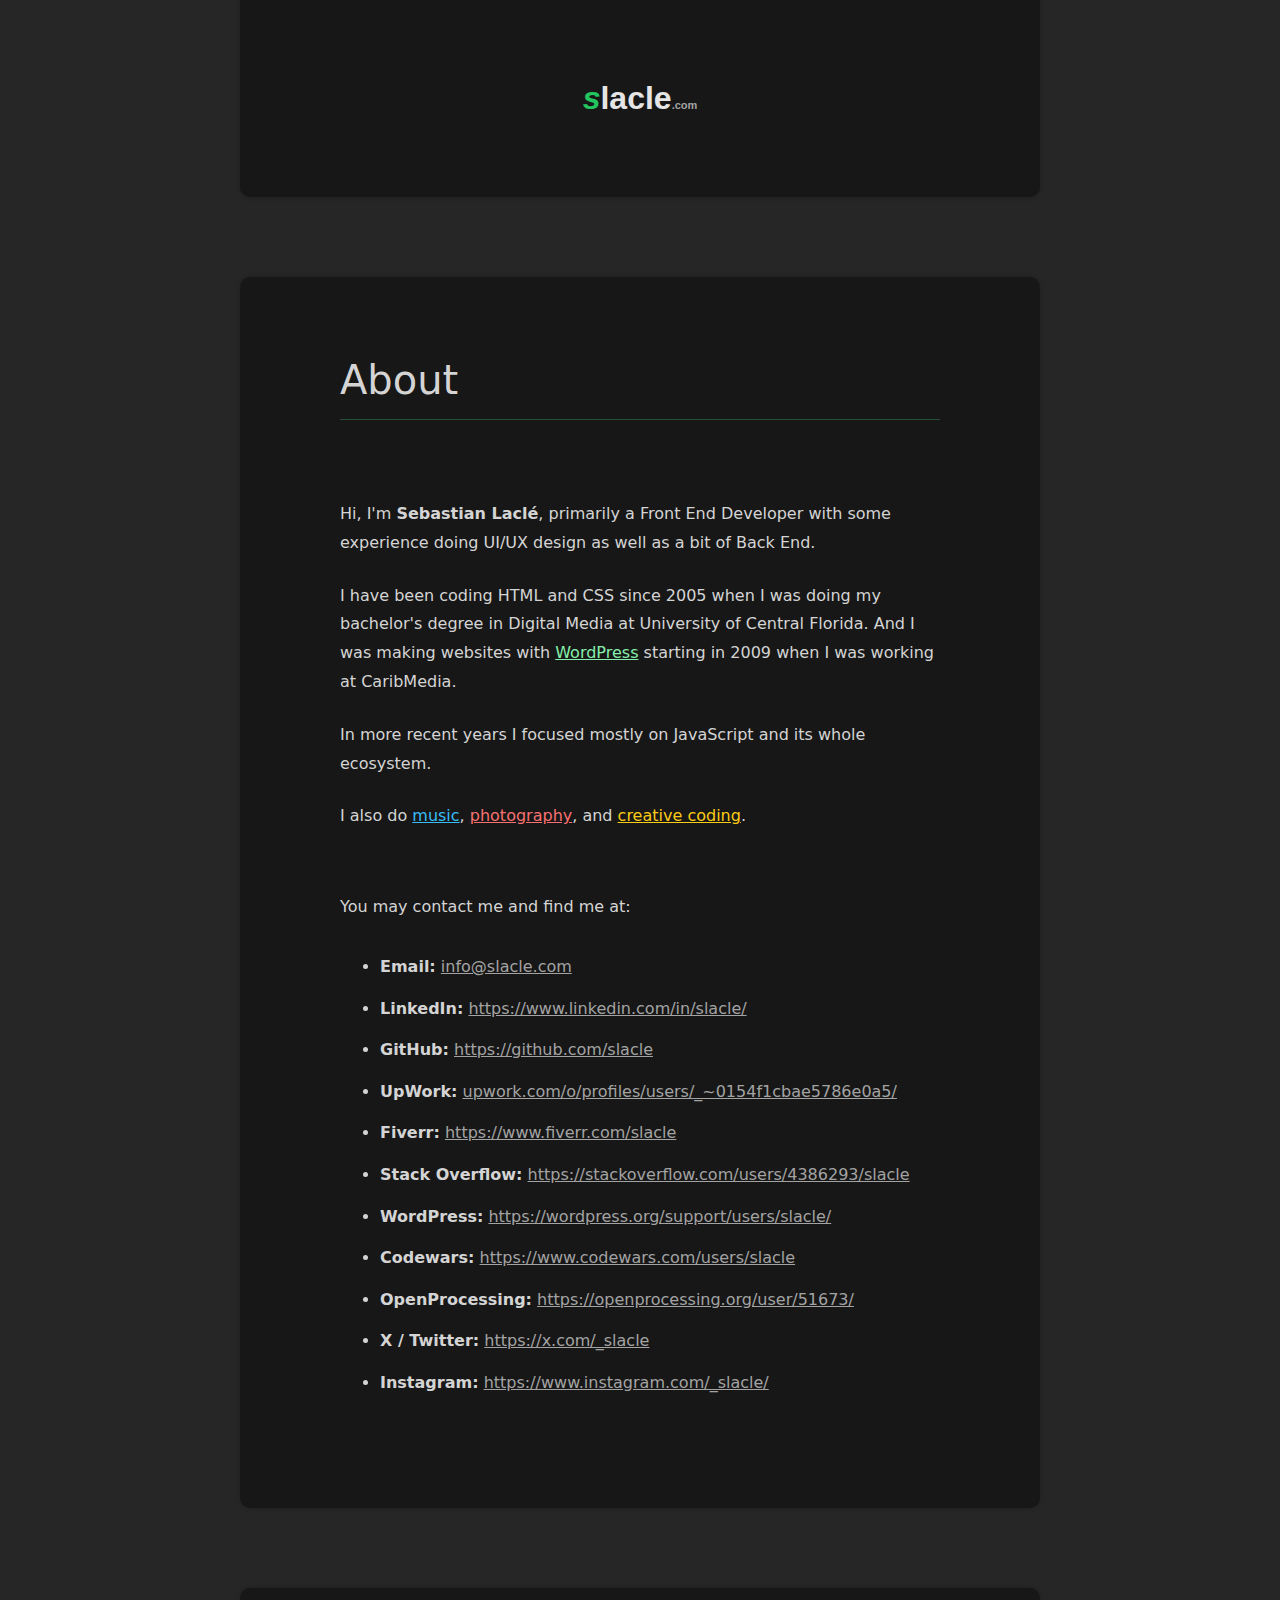
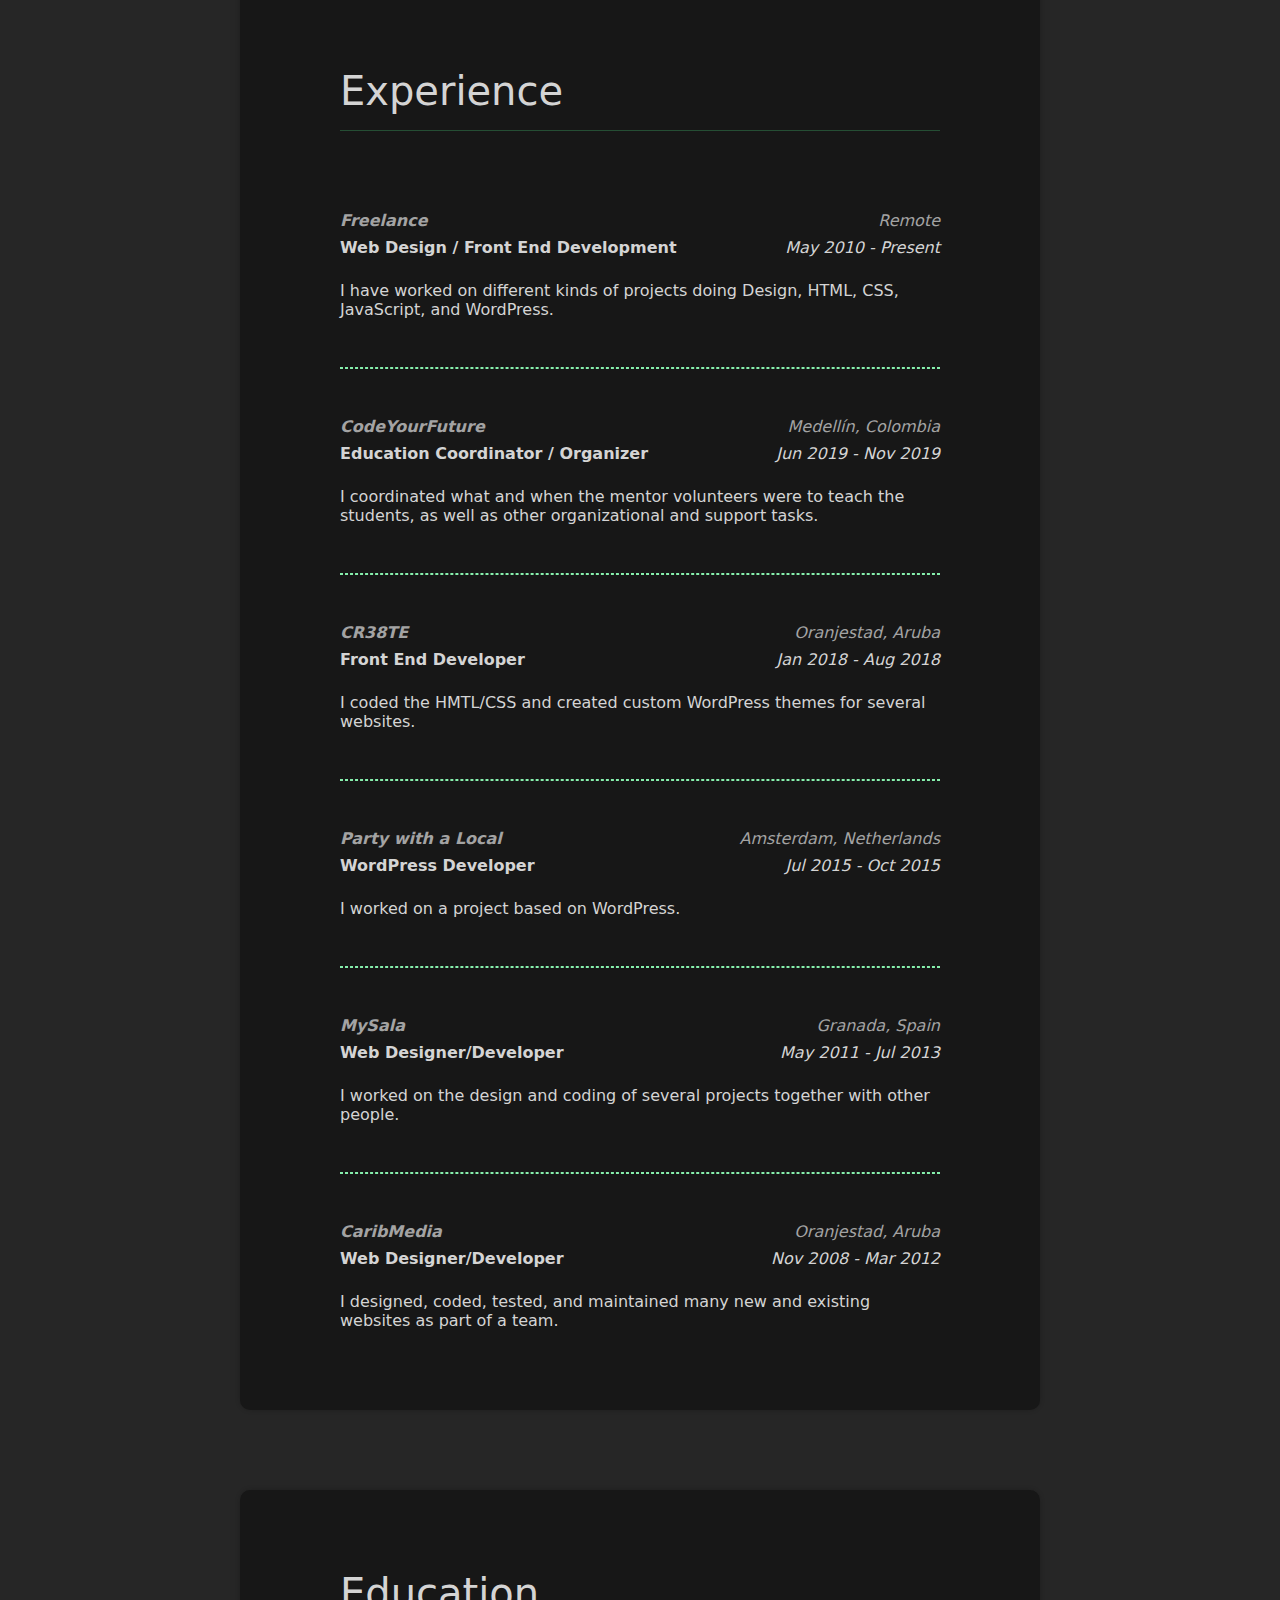
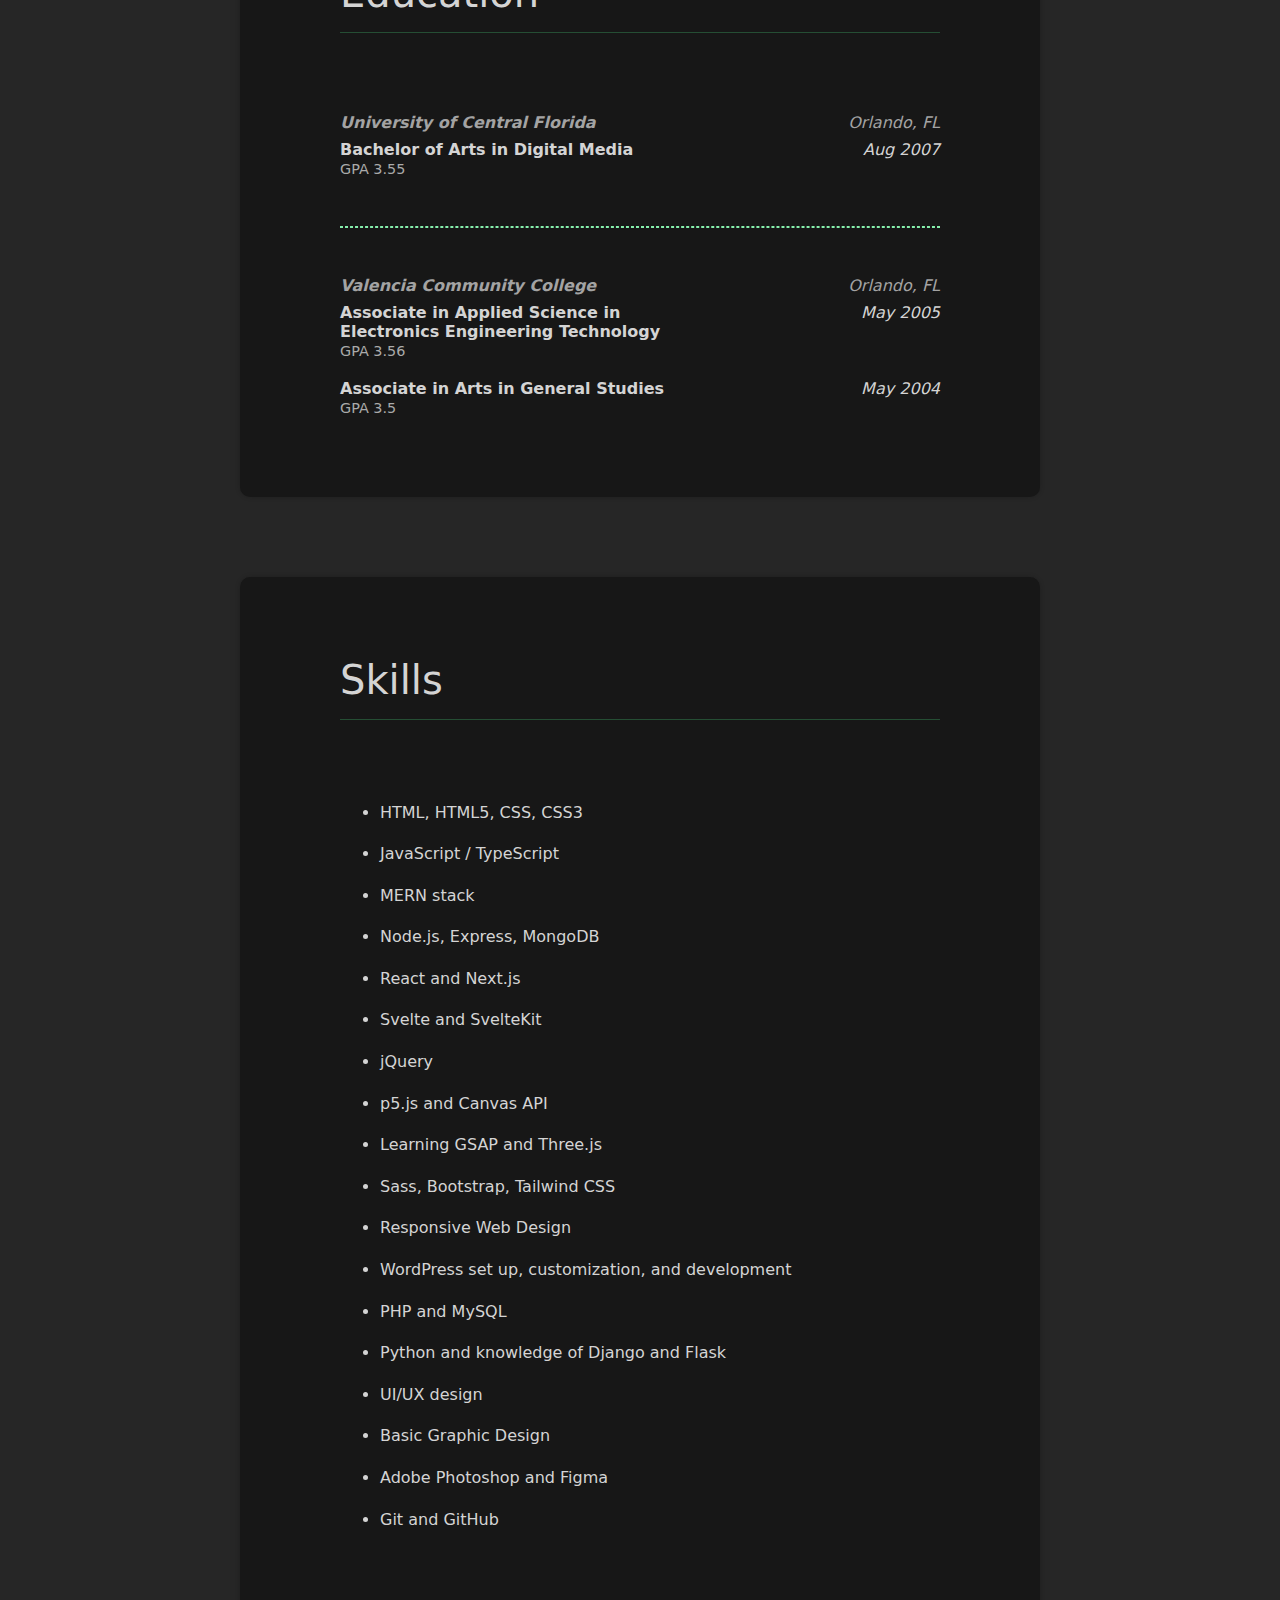
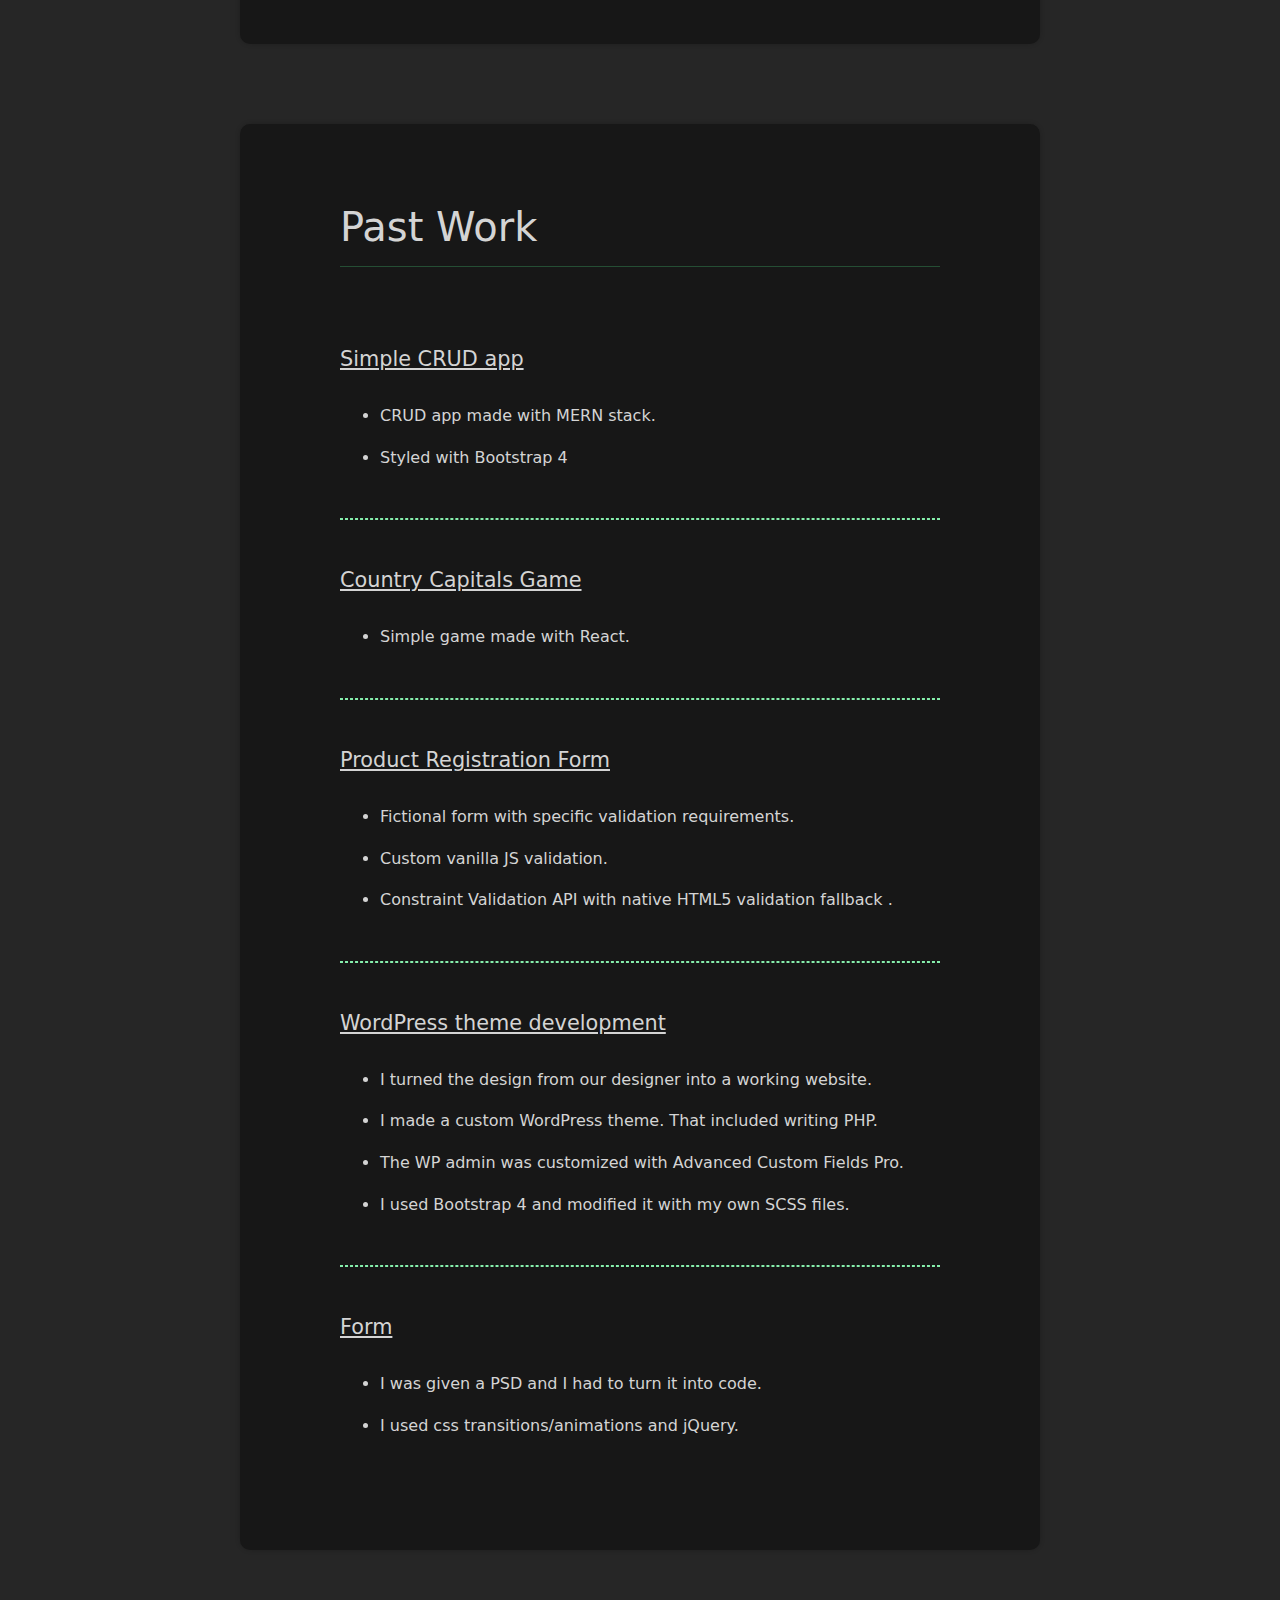
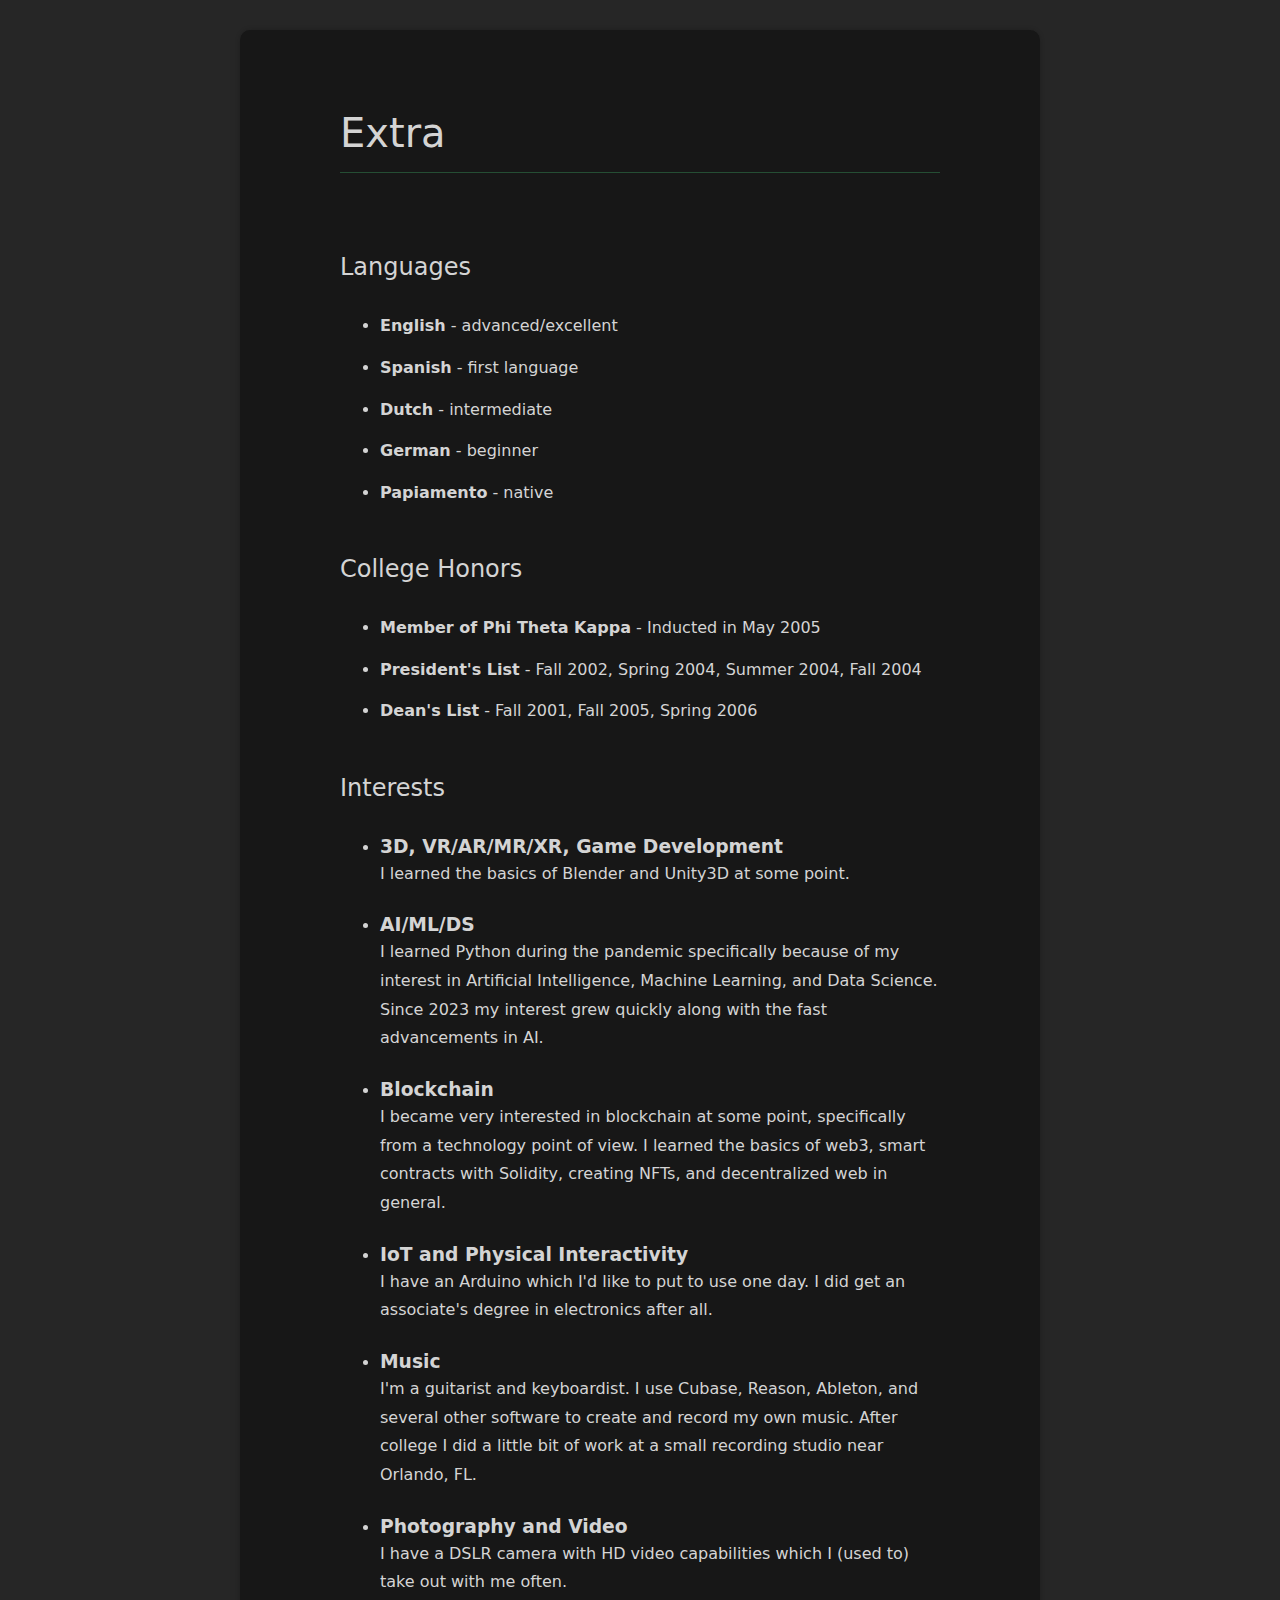
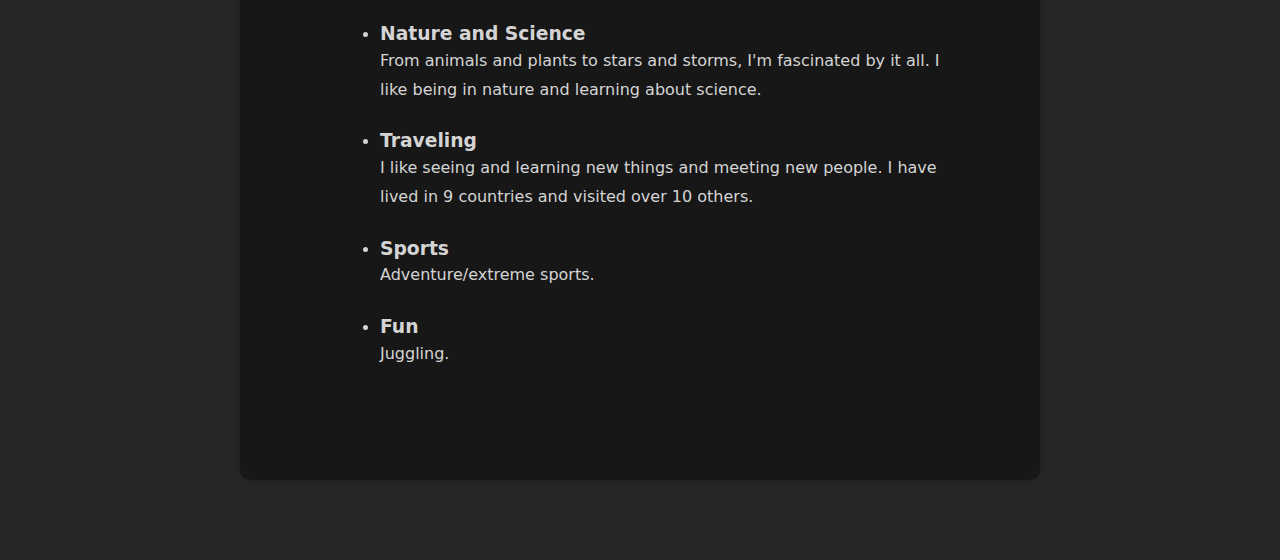
<file: index.html>
<!DOCTYPE html>
<html lang="en">
  <head>
    <meta charset="UTF-8" />
    <meta http-equiv="X-UA-Compatible" content="IE=edge" />
    <meta name="viewport" content="width=device-width, initial-scale=1.0" />
    <meta
      name="description"
      content="Web Design, Web Development, Front End Developer, Full Stack Developer, UI/UX, HTML, CSS, JavaScript, p5.js, MERN, React, Next.js, Svelte, SvelteKit, WordPress, Python"
    />
    <title>slacle - Web Designer/Developer</title>
    <link rel="stylesheet" href="style.css" />
  </head>

  <body>
    <header>
      <div id="logo">
        <span class="s">s</span><span class="lacle">lacle</span
        ><span class="com">.com</span>
      </div>
    </header>

    <section id="about">
      <h1>About</h1>

      <p>
        Hi, I'm <b>Sebastian Lacl&eacute;</b>, primarily a Front End Developer
        with some experience doing UI/UX design as well as a bit of Back End.
      </p>

      <p>
        I have been coding HTML and CSS since 2005 when I was doing my
        bachelor's degree in Digital Media at University of Central Florida. And
        I was making websites with <a href="/wordpress/">WordPress</a> starting
        in 2009 when I was working at CaribMedia.
      </p>

      <p>
        In more recent years I focused mostly on JavaScript and its whole
        ecosystem.
      </p>

      <p>
        I also do
        <a
          href="https://github.com/slacle/sevaztian-netlify"
          target="_blank"
          class="sevaztian"
          >music</a
        >,
        <a href="https://github.com/slacle/xevaz" target="_blank" class="xevaz"
          >photography</a
        >, and
        <a
          href="https://github.com/slacle/web-audio-visual"
          target="_blank"
          class="w-a-v"
          >creative coding</a
        >.
      </p>
      <br />
      <br />
      <p>You may contact me and find me at:</p>
      <ul class="contact">
        <li>
          <strong>Email:</strong>
          <a href="mailto:info@slacle.com">info@slacle.com</a>
        </li>
        <li>
          <strong>LinkedIn:</strong>
          <a href="https://www.linkedin.com/in/slacle/" target="_blank"
            >https://www.linkedin.com/in/slacle/</a
          >
        </li>
        <li>
          <strong>GitHub:</strong>
          <a href="https://github.com/slacle" target="_blank"
            >https://github.com/slacle</a
          >
        </li>
        <li>
          <strong>UpWork:</strong>
          <a
            href="https://www.upwork.com/o/profiles/users/_~0154f1cbae5786e0a5/"
            target="_blank"
            >upwork.com/o/profiles/users/_~0154f1cbae5786e0a5/</a
          >
        </li>
        <li>
          <strong>Fiverr:</strong>
          <a href="https://www.fiverr.com/slacle" target="_blank"
            >https://www.fiverr.com/slacle</a
          >
        </li>
        <li>
          <strong>Stack Overflow:</strong>
          <a
            href="https://stackoverflow.com/users/4386293/slacle"
            target="_blank"
            >https://stackoverflow.com/users/4386293/slacle</a
          >
        </li>
        <li>
          <strong>WordPress:</strong>
          <a href="https://wordpress.org/support/users/slacle/" target="_blank"
            >https://wordpress.org/support/users/slacle/</a
          >
        </li>
        <li>
          <strong>Codewars:</strong>
          <a href="https://www.codewars.com/users/slacle" target="_blank"
            >https://www.codewars.com/users/slacle</a
          >
        </li>
        <li>
          <strong>OpenProcessing:</strong>
          <a href="https://openprocessing.org/user/51673/" target="_blank"
            >https://openprocessing.org/user/51673/</a
          >
        </li>
        <li>
          <strong>X / Twitter:</strong>
          <a href="https://x.com/_slacle" target="_blank"
            >https://x.com/_slacle</a
          >
        </li>
        <li>
          <strong>Instagram:</strong>
          <a href="https://www.instagram.com/_slacle/" target="_blank"
            >https://www.instagram.com/_slacle/</a
          >
        </li>
      </ul>
    </section>

    <section id="experience">
      <h1>Experience</h1>

      <div class="flex">
        <span class="institution">Freelance</span>
        <span class="location">Remote</span>
      </div>
      <div class="flex">
        <span class="title">Web Design / Front End Development</span>
        <span class="date">May 2010 - Present</span>
      </div>
      I have worked on different kinds of projects doing Design, HTML, CSS,
      JavaScript, and WordPress.

      <hr />

      <div class="flex">
        <span class="institution">CodeYourFuture</span>
        <span class="location">Medellín, Colombia</span>
      </div>
      <div class="flex">
        <span class="title">Education Coordinator / Organizer</span>
        <span class="date">Jun 2019 - Nov 2019</span>
      </div>
      I coordinated what and when the mentor volunteers were to teach the
      students, as well as other organizational and support tasks.

      <hr />

      <div class="flex">
        <span class="institution">CR38TE</span>
        <span class="location">Oranjestad, Aruba</span>
      </div>
      <div class="flex">
        <span class="title">Front End Developer</span>
        <span class="date">Jan 2018 - Aug 2018</span>
      </div>
      I coded the HMTL/CSS and created custom WordPress themes for several
      websites.

      <hr />

      <div class="flex">
        <span class="institution">Party with a Local</span>
        <span class="location">Amsterdam, Netherlands</span>
      </div>
      <div class="flex">
        <span class="title">WordPress Developer</span>
        <span class="date">Jul 2015 - Oct 2015</span>
      </div>
      I worked on a project based on WordPress.

      <hr />

      <div class="flex">
        <span class="institution">MySala</span>
        <span class="location">Granada, Spain</span>
      </div>
      <div class="flex">
        <span class="title">Web Designer/Developer</span>
        <span class="date">May 2011 - Jul 2013</span>
      </div>
      I worked on the design and coding of several projects together with other
      people.

      <hr />

      <div class="flex">
        <span class="institution">CaribMedia</span>
        <span class="location">Oranjestad, Aruba</span>
      </div>
      <div class="flex">
        <span class="title">Web Designer/Developer</span>
        <span class="date">Nov 2008 - Mar 2012</span>
      </div>
      I designed, coded, tested, and maintained many new and existing websites
      as part of a team.
    </section>

    <section id="education">
      <h1>Education</h1>

      <div class="flex">
        <span class="institution">University of Central Florida</span>
        <span class="location">Orlando, FL</span>
      </div>
      <div class="flex">
        <span class="title">Bachelor of Arts in Digital Media</span>
        <span class="date">Aug 2007</span>
      </div>
      <span class="gpa">GPA 3.55</span>

      <hr />

      <div class="flex">
        <span class="institution">Valencia Community College</span>
        <span class="location">Orlando, FL</span>
      </div>
      <div class="flex">
        <span class="title"
          >Associate in Applied Science in <br />
          Electronics Engineering Technology</span
        >
        <span class="date">May 2005</span>
      </div>
      <span class="gpa">GPA 3.56</span>
      <br />
      <br />
      <div class="flex">
        <span class="title">Associate in Arts in General Studies</span>
        <span class="date">May 2004</span>
      </div>
      <span class="gpa">GPA 3.5</span>
    </section>

    <section id="skills">
      <h1>Skills</h1>
      <ul>
        <li>HTML, HTML5, CSS, CSS3</li>
        <li>JavaScript / TypeScript</li>
        <li>MERN stack</li>
        <li>Node.js, Express, MongoDB</li>
        <li>React and Next.js</li>
        <li>Svelte and SvelteKit</li>
        <li>jQuery</li>
        <li>p5.js and Canvas API</li>
        <li>Learning GSAP and Three.js</li>
        <li>Sass, Bootstrap, Tailwind CSS</li>
        <li>Responsive Web Design</li>
        <li>WordPress set up, customization, and development</li>
        <li>PHP and MySQL</li>
        <li>Python and knowledge of Django and Flask</li>
        <li>UI/UX design</li>
        <li>Basic Graphic Design</li>
        <li>Adobe Photoshop and Figma</li>
        <li>Git and GitHub</li>
      </ul>
    </section>

    <section id="work">
      <h1>Past Work</h1>

      <a
        class="work-link"
        href="https://github.com/slacle/devf-cinta-roja-front"
        target="_blank"
        >Simple CRUD app</a
      >
      <ul>
        <li>CRUD app made with MERN stack.</li>
        <li>Styled with Bootstrap 4</li>
      </ul>

      <hr />

      <a
        class="work-link"
        href="https://github.com/slacle/country-capitals-game"
        target="_blank"
        >Country Capitals Game</a
      >
      <ul>
        <li>Simple game made with React.</li>
      </ul>

      <hr />

      <a
        class="work-link"
        href="https://github.com/slacle/Product-Registration-Form"
        target="_blank"
        >Product Registration Form</a
      >
      <ul>
        <li>Fictional form with specific validation requirements.</li>
        <li>Custom vanilla JS validation.</li>
        <li>
          Constraint Validation API with native HTML5 validation fallback .
        </li>
      </ul>

      <hr />

      <a
        class="work-link"
        href="https://www.funstaclemasters.com/"
        target="_blank"
        >WordPress theme development</a
      >
      <ul>
        <li>I turned the design from our designer into a working website.</li>
        <li>I made a custom WordPress theme. That included writing PHP.</li>
        <li>The WP admin was customized with Advanced Custom Fields Pro.</li>
        <li>I used Bootstrap 4 and modified it with my own SCSS files.</li>
      </ul>

      <hr />

      <a class="work-link" href="https://slacle.com/projects/form/">Form</a>
      <ul>
        <li>I was given a PSD and I had to turn it into code.</li>
        <li>I used css transitions/animations and jQuery.</li>
      </ul>
    </section>

    <section id="extra">
      <h1>Extra</h1>

      <h2>Languages</h2>
      <ul>
        <li><strong>English</strong> - advanced/excellent</li>
        <li><strong>Spanish</strong> - first language</li>
        <li><strong>Dutch</strong> - intermediate</li>
        <li><strong>German</strong> - beginner</li>
        <li><strong>Papiamento</strong> - native</li>
      </ul>

      <h2>College Honors</h2>
      <ul>
        <li>
          <strong>Member of Phi Theta Kappa</strong> - Inducted in May 2005
        </li>
        <li>
          <strong>President's List</strong> - Fall 2002, Spring 2004, Summer
          2004, Fall 2004
        </li>
        <li>
          <strong>Dean's List</strong> - Fall 2001, Fall 2005, Spring 2006
        </li>
      </ul>

      <h2>Interests</h2>
      <ul>
        <li>
          <h3>3D, VR/AR/MR/XR, Game Development</h3>
          <p>I learned the basics of Blender and Unity3D at some point.</p>
        </li>
        <li>
          <h3>AI/ML/DS</h3>
          <p>
            I learned Python during the pandemic specifically because of my
            interest in Artificial Intelligence, Machine Learning, and Data
            Science. Since 2023 my interest grew quickly along with the fast
            advancements in AI.
          </p>
        </li>
        <li>
          <h3>Blockchain</h3>
          <p>
            I became very interested in blockchain at some point, specifically
            from a technology point of view. I learned the basics of web3, smart
            contracts with Solidity, creating NFTs, and decentralized web in
            general.
          </p>
        </li>
        <li>
          <h3>IoT and Physical Interactivity</h3>
          <p>
            I have an Arduino which I'd like to put to use one day. I did get an
            associate's degree in electronics after all.
          </p>
        </li>
        <li>
          <h3>Music</h3>
          <p>
            I'm a guitarist and keyboardist. I use Cubase, Reason, Ableton, and
            several other software to create and record my own music. After
            college I did a little bit of work at a small recording studio near
            Orlando, FL.
          </p>
        </li>
        <li>
          <h3>Photography and Video</h3>
          <p>
            I have a DSLR camera with HD video capabilities which I (used to)
            take out with me often.
          </p>
        </li>
        <li>
          <h3>Nature and Science</h3>
          <p>
            From animals and plants to stars and storms, I'm fascinated by it
            all. I like being in nature and learning about science.
          </p>
        </li>
        <li>
          <h3>Traveling</h3>
          <p>
            I like seeing and learning new things and meeting new people. I have
            lived in 9 countries and visited over 10 others.
          </p>
        </li>
        <li>
          <h3>Sports</h3>
          <p>Adventure/extreme sports.</p>
        </li>
        <li>
          <h3>Fun</h3>
          <p>Juggling.</p>
        </li>
      </ul>
    </section>
  </body>
</html>
</file>
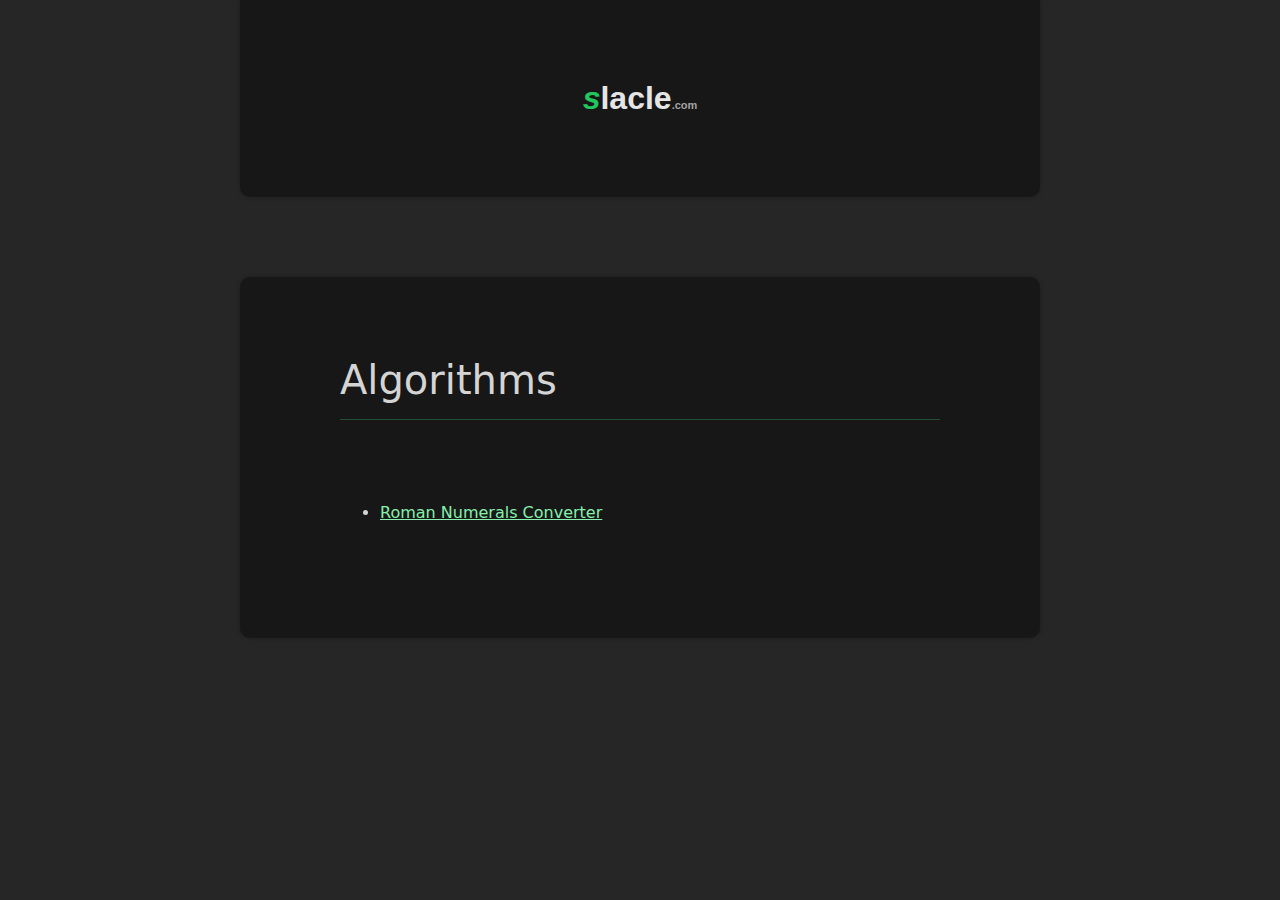
<file: algorithms/index.html>
<!DOCTYPE html>
<html lang="en">
  <head>
    <meta charset="UTF-8" />
    <meta http-equiv="X-UA-Compatible" content="IE=edge" />
    <meta name="viewport" content="width=device-width, initial-scale=1.0" />
    <meta
      name="description"
      content="Web Design, Web Development, Front End Developer, Full Stack Developer, HTML, CSS, JavaScript, React, Next.js, WordPress, Python, Photoshop"
    />
    <title>Algorithms</title>
    <link rel="stylesheet" href="../style.css" />
  </head>

  <body class="algorithms">
    <header>
      <div id="logo">
        <span class="s">s</span><span class="lacle">lacle</span
        ><span class="com">.com</span>
      </div>
    </header>

    <section>
      <h1>Algorithms</h1>
      <ul>
        <li>
          <a href="roman-numerals-converter/">Roman Numerals Converter</a>
        </li>
      </ul>
    </section>
  </body>
</html>
</file>
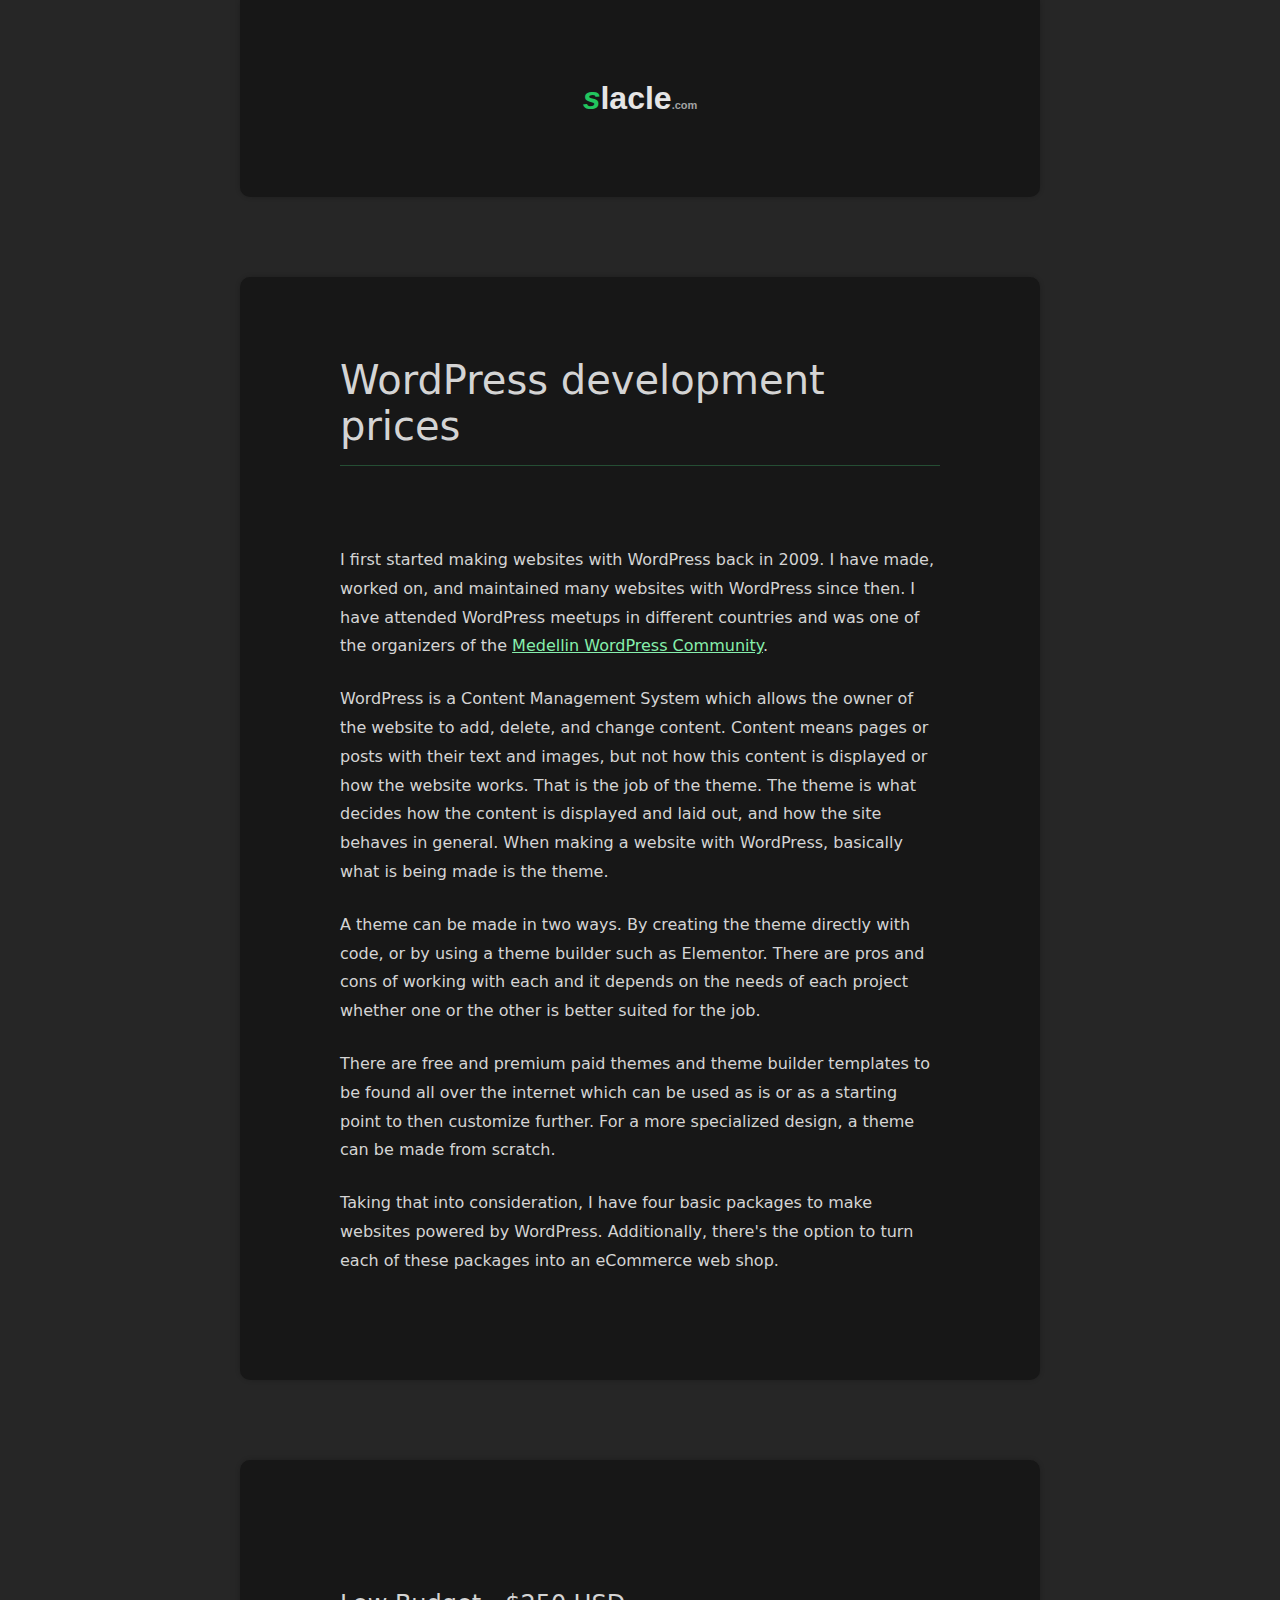
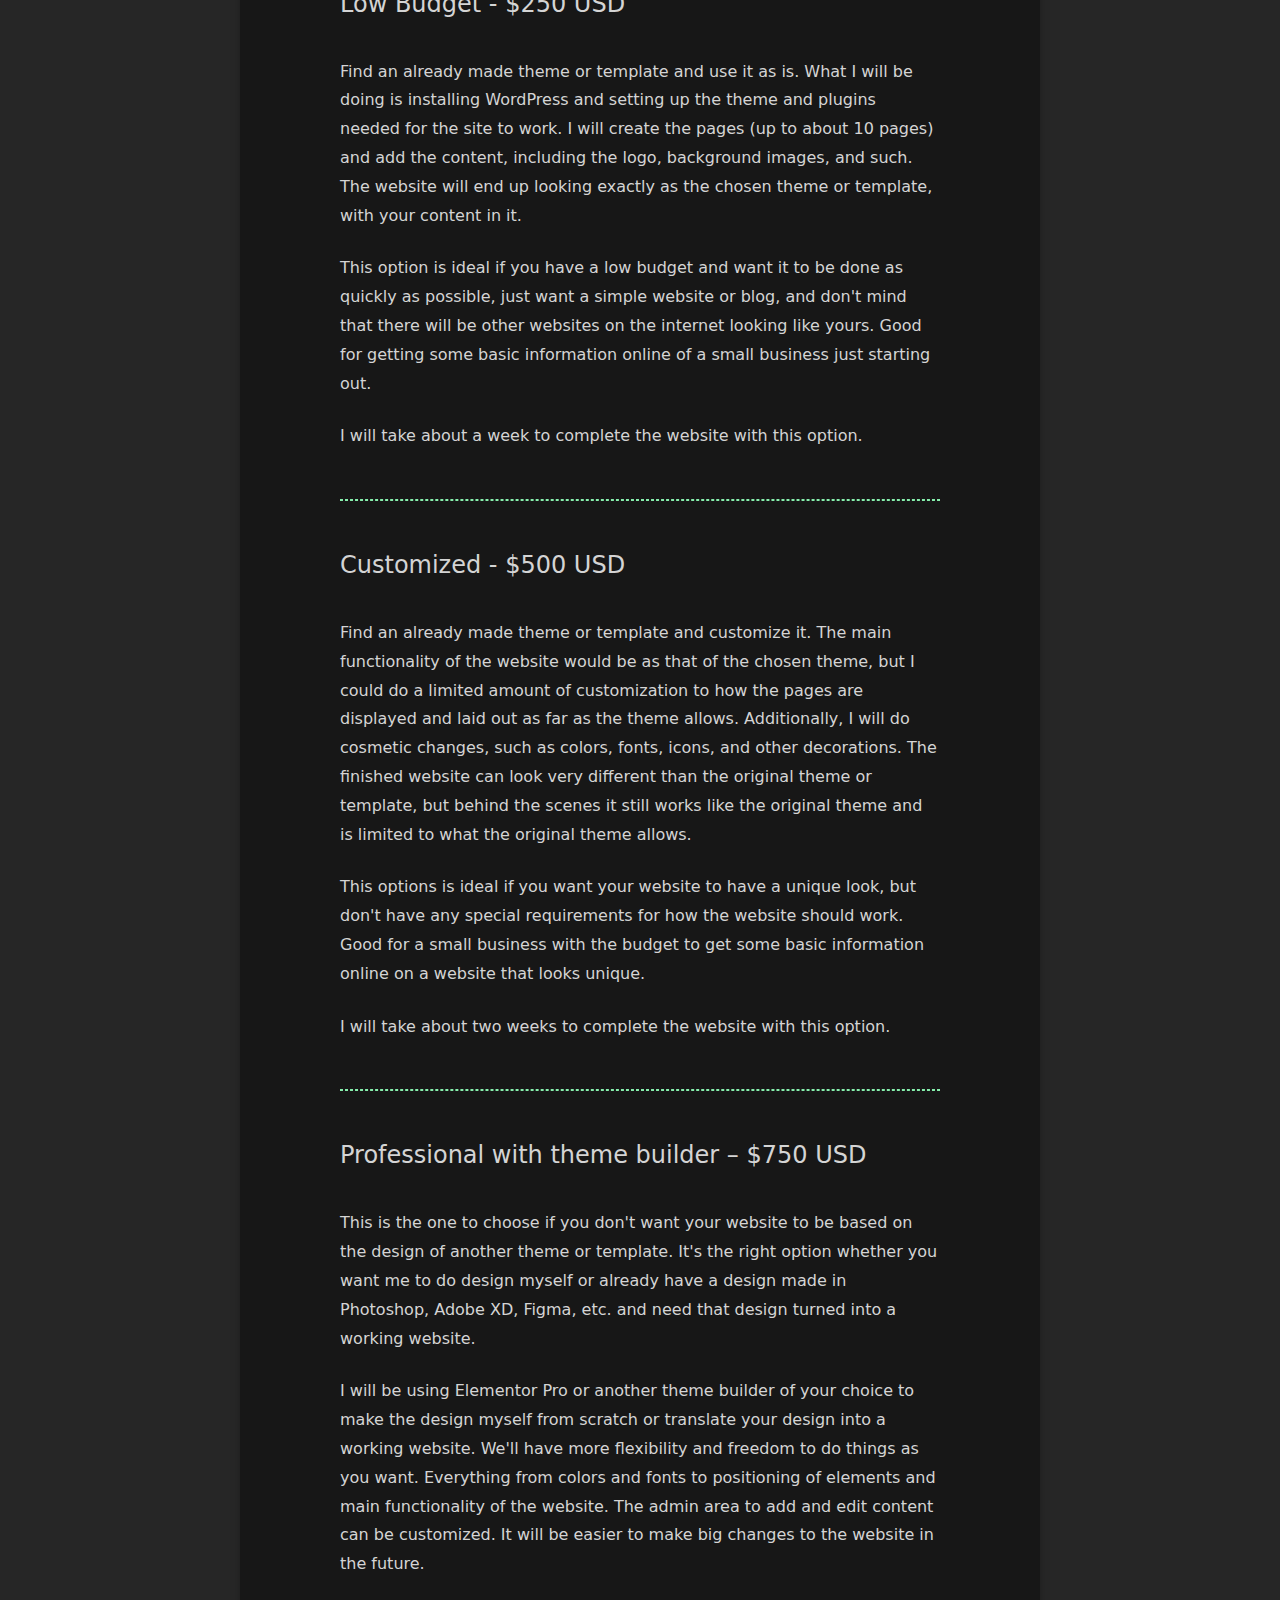
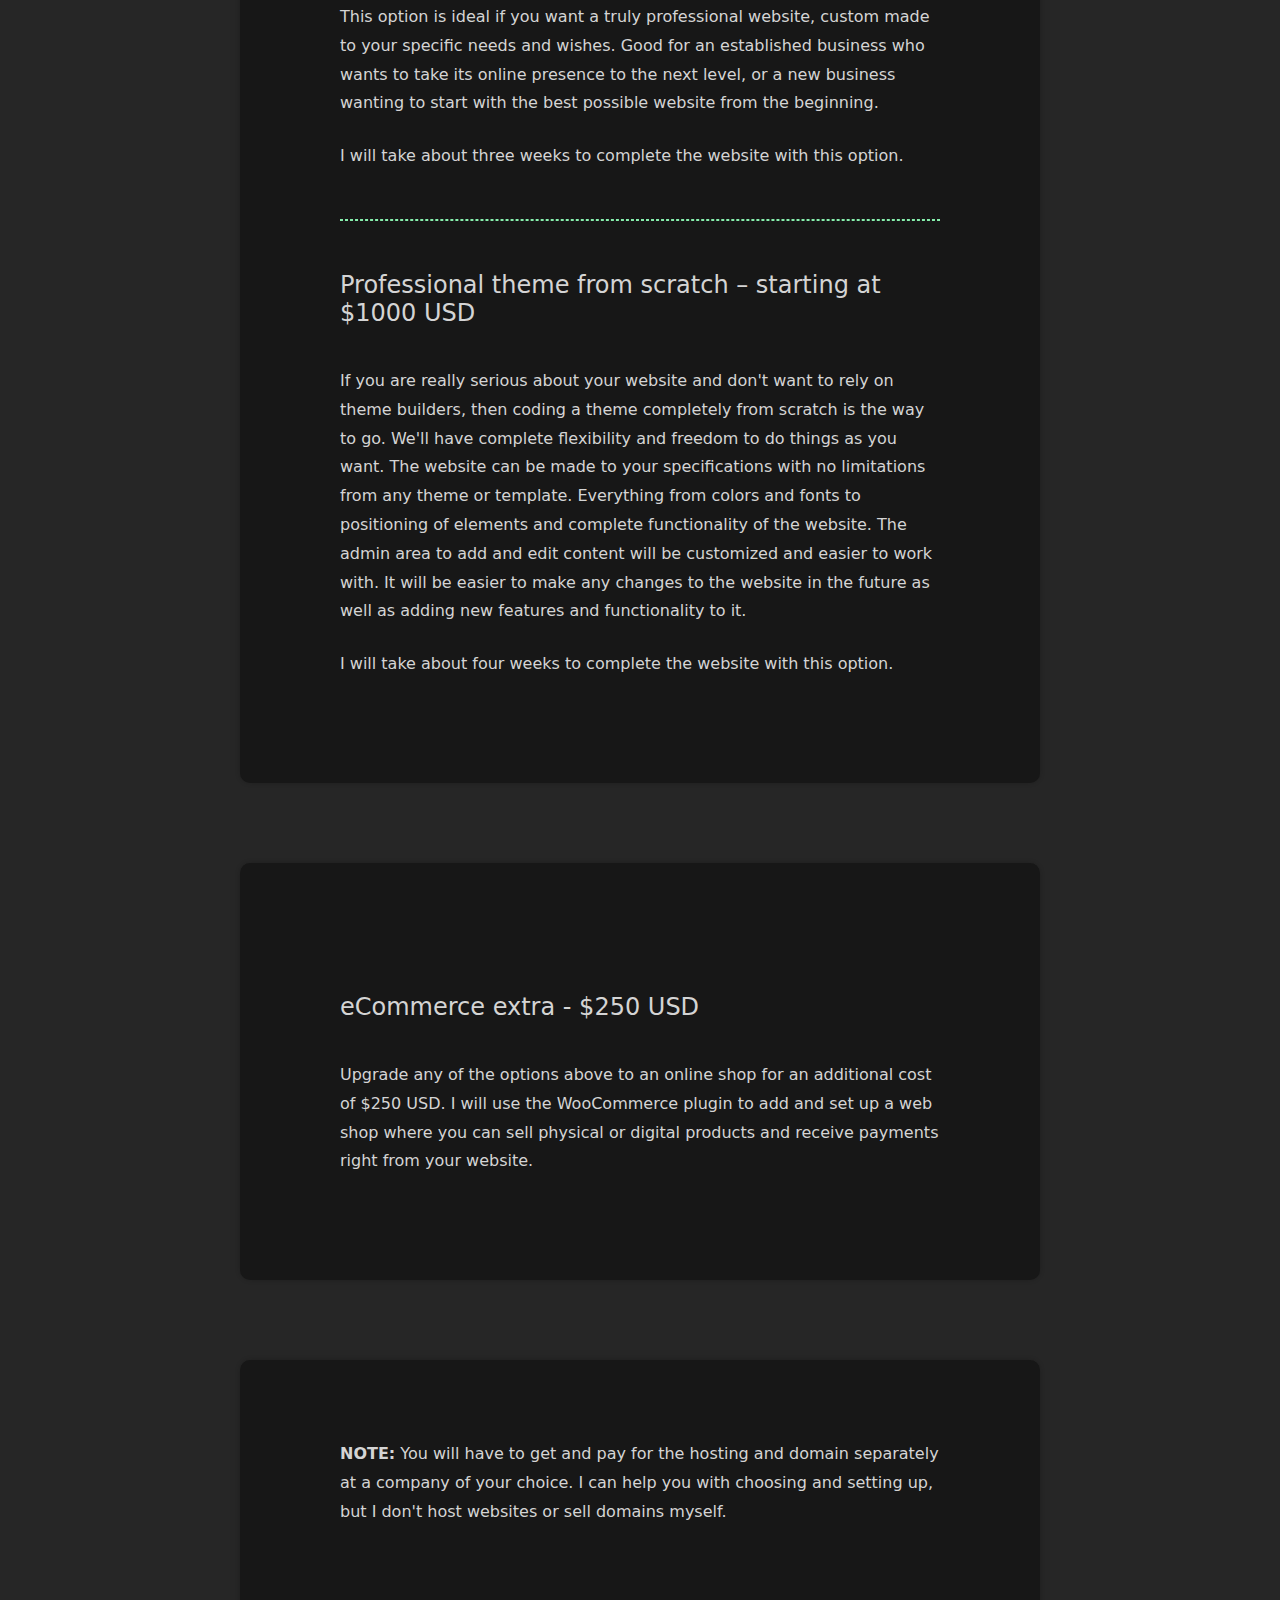
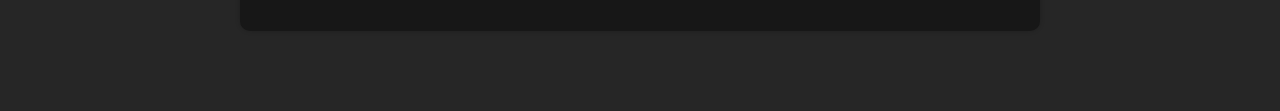
<file: wordpress/index.html>
<!DOCTYPE html>
<html lang="en">
  <head>
    <meta charset="UTF-8" />
    <meta http-equiv="X-UA-Compatible" content="IE=edge" />
    <meta name="viewport" content="width=device-width, initial-scale=1.0" />
    <meta
      name="description"
      content="Web Design, Web Development, Front End Developer, Full Stack Developer, HTML, CSS, JavaScript, React, Next.js, WordPress, Python, Photoshop"
    />
    <title>WordPress Development Prices</title>
    <link rel="stylesheet" href="../style.css" />
  </head>

  <body class="wordpress">
    <header>
      <div id="logo">
        <a href="/"
          ><span class="s">s</span><span class="lacle">lacle</span
          ><span class="com">.com</span></a
        >
      </div>
    </header>

    <section>
      <h1>WordPress development prices</h1>

      <p>
        I first started making websites with WordPress back in 2009. I have
        made, worked on, and maintained many websites with WordPress since then.
        I have attended WordPress meetups in different countries and was one of
        the organizers of the
        <a
          target="_blank"
          rel="noopener noreferrer"
          href="https://www.wpmedellin.com/quienes-somos/"
          >Medellin WordPress Community</a
        >.
      </p>

      <p>
        WordPress is a Content Management System which allows the owner of the
        website to add, delete, and change content. Content means pages or posts
        with their text and images, but not how this content is displayed or how
        the website works. That is the job of the theme. The theme is what
        decides how the content is displayed and laid out, and how the site
        behaves in general. When making a website with WordPress, basically what
        is being made is the theme.
      </p>

      <p>
        A theme can be made in two ways. By creating the theme directly with
        code, or by using a theme builder such as Elementor. There are pros and
        cons of working with each and it depends on the needs of each project
        whether one or the other is better suited for the job.
      </p>

      <p>
        There are free and premium paid themes and theme builder templates to be
        found all over the internet which can be used as is or as a starting
        point to then customize further. For a more specialized design, a theme
        can be made from scratch.
      </p>

      <p>
        Taking that into consideration, I have four basic packages to make
        websites powered by WordPress. Additionally, there's the option to turn
        each of these packages into an eCommerce web shop.
      </p>
    </section>

    <section>
      <h2>Low Budget - $250 USD</h2>
      <p>
        Find an already made theme or template and use it as is. What I will be
        doing is installing WordPress and setting up the theme and plugins
        needed for the site to work. I will create the pages (up to about 10
        pages) and add the content, including the logo, background images, and
        such. The website will end up looking exactly as the chosen theme or
        template, with your content in it.
      </p>

      <p>
        This option is ideal if you have a low budget and want it to be done as
        quickly as possible, just want a simple website or blog, and don't mind
        that there will be other websites on the internet looking like yours.
        Good for getting some basic information online of a small business just
        starting out.
      </p>

      <p>I will take about a week to complete the website with this option.</p>
      <hr />

      <h2>Customized - $500 USD</h2>
      <p>
        Find an already made theme or template and customize it. The main
        functionality of the website would be as that of the chosen theme, but I
        could do a limited amount of customization to how the pages are
        displayed and laid out as far as the theme allows. Additionally, I will
        do cosmetic changes, such as colors, fonts, icons, and other
        decorations. The finished website can look very different than the
        original theme or template, but behind the scenes it still works like
        the original theme and is limited to what the original theme allows.
      </p>

      <p>
        This options is ideal if you want your website to have a unique look,
        but don't have any special requirements for how the website should work.
        Good for a small business with the budget to get some basic information
        online on a website that looks unique.
      </p>

      <p>
        I will take about two weeks to complete the website with this option.
      </p>

      <hr />

      <h2>Professional with theme builder – $750 USD</h2>
      <p>
        This is the one to choose if you don't want your website to be based on
        the design of another theme or template. It's the right option whether
        you want me to do design myself or already have a design made in
        Photoshop, Adobe XD, Figma, etc. and need that design turned into a
        working website.
      </p>

      <p>
        I will be using Elementor Pro or another theme builder of your choice to
        make the design myself from scratch or translate your design into a
        working website. We'll have more flexibility and freedom to do things as
        you want. Everything from colors and fonts to positioning of elements
        and main functionality of the website. The admin area to add and edit
        content can be customized. It will be easier to make big changes to the
        website in the future.
      </p>

      <p>
        This option is ideal if you want a truly professional website, custom
        made to your specific needs and wishes. Good for an established business
        who wants to take its online presence to the next level, or a new
        business wanting to start with the best possible website from the
        beginning.
      </p>

      <p>
        I will take about three weeks to complete the website with this option.
      </p>

      <hr />

      <h2>Professional theme from scratch – starting at $1000 USD</h2>

      <p>
        If you are really serious about your website and don't want to rely on
        theme builders, then coding a theme completely from scratch is the way
        to go. We'll have complete flexibility and freedom to do things as you
        want. The website can be made to your specifications with no limitations
        from any theme or template. Everything from colors and fonts to
        positioning of elements and complete functionality of the website. The
        admin area to add and edit content will be customized and easier to work
        with. It will be easier to make any changes to the website in the future
        as well as adding new features and functionality to it.
      </p>

      <p>
        I will take about four weeks to complete the website with this option.
      </p>
    </section>

    <section>
      <h2>eCommerce extra - $250 USD</h2>
      <p>
        Upgrade any of the options above to an online shop for an additional
        cost of $250 USD. I will use the WooCommerce plugin to add and set up a
        web shop where you can sell physical or digital products and receive
        payments right from your website.
      </p>
    </section>

    <section>
      <p>
        <b>NOTE:</b> You will have to get and pay for the hosting and domain
        separately at a company of your choice. I can help you with choosing and
        setting up, but I don't host websites or sell domains myself.
      </p>
    </section>
  </body>
</html>
</file>
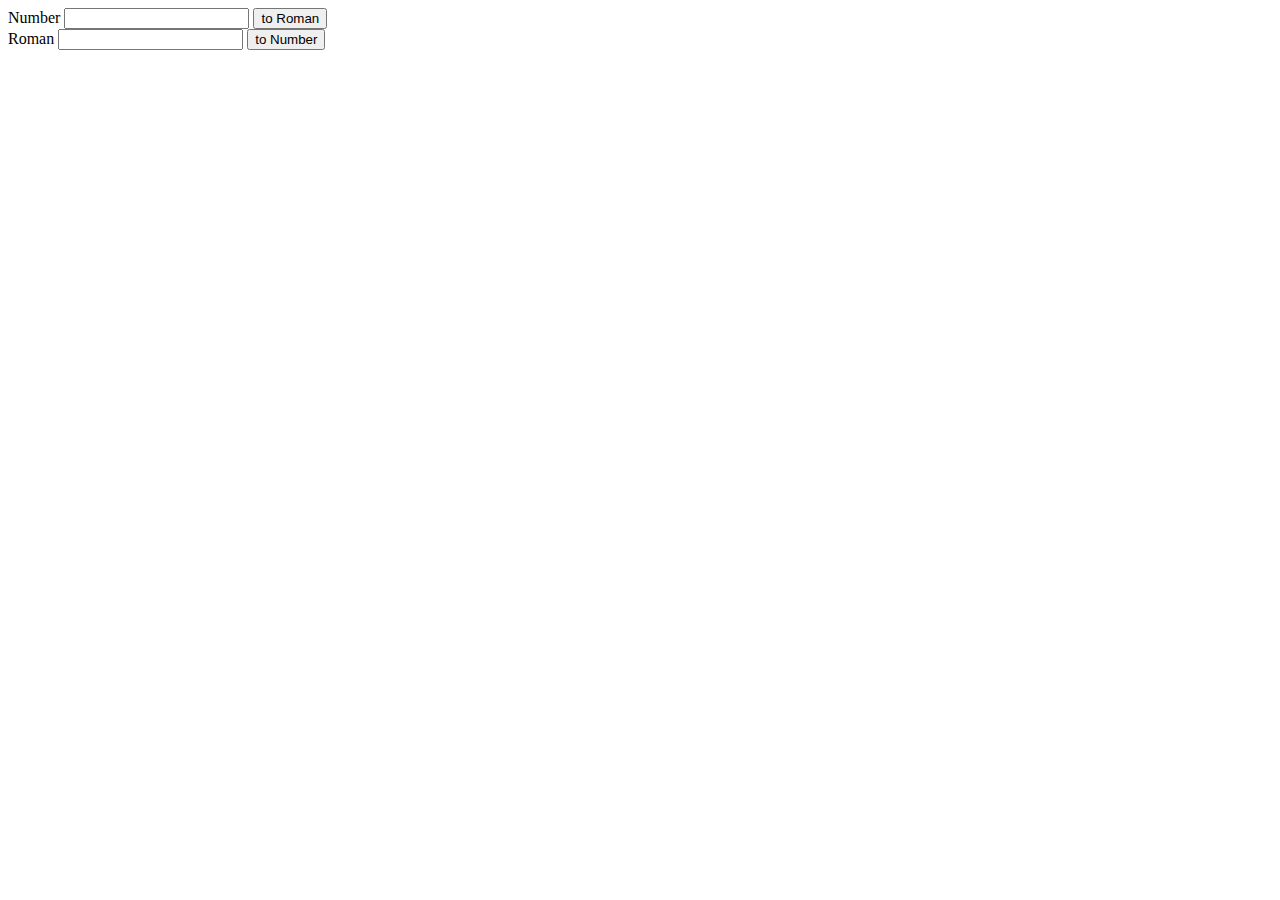
<file: algorithms/roman-numerals-converter/index.html>
<!DOCTYPE html>
<html lang="en">
  <head>
    <meta charset="UTF-8" />
    <meta name="viewport" content="width=device-width, initial-scale=1.0" />
    <title>Roman Numerals Converter - Encoder / Decoder</title>
  </head>

  <body>
    Number
    <input type="number" name="number" id="number" />
    <button onclick="numToRom()">to Roman</button>
    <br />
    Roman
    <input type="text" name="roman" id="roman" />
    <button onclick="romToNum()">to Number</button>
  </body>

  <script>
    function numToRom() {
      let number = document.getElementById("number").value;

      let symbols = {
        1: "I",
        5: "V",
        10: "X",
        50: "L",
        100: "C",
        500: "D",
        1000: "M",
      };

      let choices = [1000, 500, 100, 50, 10, 5, 1];

      let numArray = [];

      while (number > 0) {
        if (number.toString().charAt(0) == 9) {
          let tens = number.toString().length - 1;
          numArray.push(10 ** tens, 10 * 10 ** tens);
          number -= 9 * 10 ** tens;
          continue;
        }

        if (number.toString().charAt(0) == 4) {
          let tens = number.toString().length - 1;
          numArray.push(10 ** tens, 5 * 10 ** tens);
          number -= 4 * 10 ** tens;
          continue;
        }

        for (let choice of choices) {
          if (Math.trunc(number / choice)) {
            numArray.push(choice);
            number -= choice;
            break;
          }
        }
      }

      let result = numArray.map((num) => symbols[num]).join("");

      document.getElementById("roman").value = result;
    }

    function romToNum() {
      let roman = document.getElementById("roman").value;

      let symbols = {
        I: 1,
        V: 5,
        X: 10,
        L: 50,
        C: 100,
        D: 500,
        M: 1000,
      };

      let nums = roman.split("").map((letter) => symbols[letter]);

      let result = 0;

      while (nums.length) {
        if (nums[0] < nums[1]) {
          result += nums[1] - nums[0];
          nums.splice(0, 2);
          continue;
        }
        result += nums.shift();
      }

      document.getElementById("number").value = result;
    }
  </script>
</html>
</file>
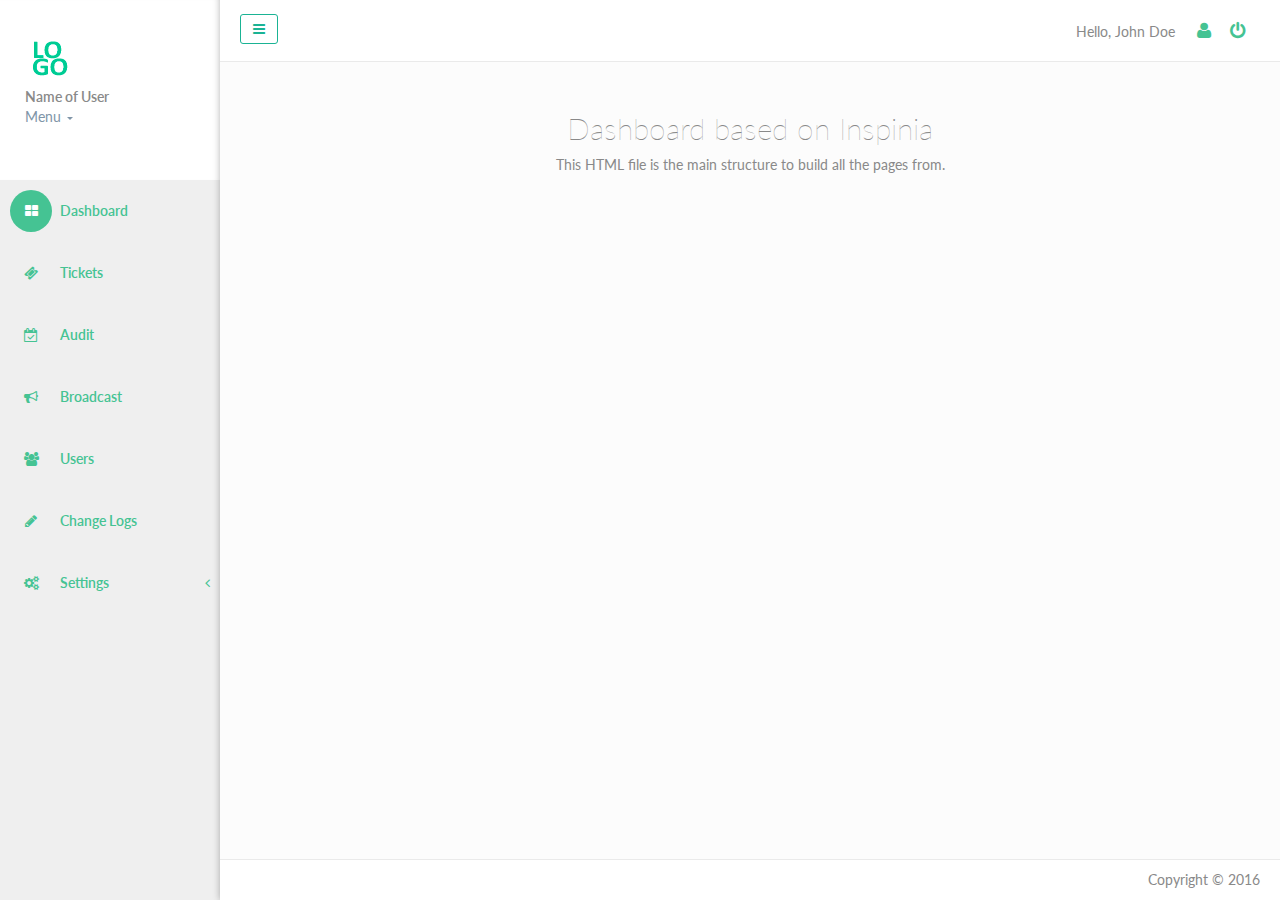
<file: projects/dashboard/index.html>
<!DOCTYPE html>
<html>

<head>

    <meta charset="utf-8">
    <meta name="viewport" content="width=device-width, initial-scale=1.0">

    <title>Dashboard based on Inspinia</title>

    <link href="css/bootstrap.min.css" rel="stylesheet">
    <link href="font-awesome/css/font-awesome.css" rel="stylesheet">

    <link href="css/animate.css" rel="stylesheet">
    <link href="css/style.css" rel="stylesheet">

</head>

<body>

<div id="wrapper">

    <nav class="navbar-default navbar-static-side" role="navigation">
        <div class="sidebar-collapse">
            <ul class="nav metismenu" id="side-menu">
                <li class="nav-header">
                    <div class="dropdown profile-element">
                            <span>
                                <img alt="image" class="img-circle" src="img/logo.png">
                            </span>
                            <a data-toggle="dropdown" class="dropdown-toggle" href="#">
                            <span class="clear"> <span class="block m-t-xs"> <strong class="font-bold">Name of User</strong>
                             </span> <span class="text-muted text-xs block">Menu <b class="caret"></b></span> </span> </a>
                            <ul class="dropdown-menu animated fadeInRight m-t-xs">
                                <li><a href="#">Logout</a></li>
                            </ul>
                    </div>
                    <div class="logo-element">
                        <img alt="image" class="img-circle" src="img/logo.png">
                    </div>
                </li>
                <li class="active">
                    <a href="index.html" data-tooltip="Dashboard"><i class="fa fa-th-large"></i> <span class="nav-label">Dashboard</span></a>
                </li>
                <li>
                    <a href="tickets.html" data-tooltip="Tickets"><i class="fa fa-ticket"></i> <span class="nav-label">Tickets</span></a>
                </li>
                <li>
                    <a href="#" data-tooltip="Audit"><i class="fa fa-calendar-check-o"></i> <span class="nav-label">Audit</span></a>
                </li>
                <li>
                    <a href="#" data-tooltip="Broadcast"><i class="fa fa-bullhorn"></i> <span class="nav-label">Broadcast</span></a>
                </li>
                <li>
                    <a href="#" data-tooltip="Users"><i class="fa fa-users"></i> <span class="nav-label">Users</span></a>
                </li>                
                <li>
                    <a href="#" data-tooltip="Change Logs"><i class="fa fa-pencil"></i> <span class="nav-label">Change Logs</span></a>
                </li>
                <li>
                    <a href="#">
                        <i class="fa fa-cogs"></i> <span class="nav-label">Settings</span><span class="fa arrow pull-right"></span>
                    </a>        
                    <ul class="nav nav-second-level collapse">
                        <li><a href="#">Custom fields</a></li>
                        <li><a href="#">Dashboard widgets</a></li>
                        <li><a href="#">Roles</a></li>
                        <li><a href="#">Tags</a></li>
                        <li><a href="#">Ticket routing</a></li>
                    </ul>
                </li>


            </ul>

        </div>
    </nav>

    <div id="page-wrapper" class="gray-bg">
        <div class="row border-bottom">
            <nav class="navbar navbar-static-top white-bg" role="navigation" style="margin-bottom: 0">
                <div class="navbar-header">
                    <a class="navbar-minimalize minimalize-styl-2 btn btn-primary " href="#"><i class="fa fa-bars"></i> </a>
                    <!-- <form role="search" class="navbar-form-custom" method="post" action="#">
                        <div class="form-group">
                            <input type="text" placeholder="Search for something..." class="form-control" name="top-search" id="top-search">
                        </div>
                    </form> -->
                </div>
                <ul class="nav navbar-top-links navbar-right">
                    <li>Hello, John Doe</li>
                    <li>
                        <a href="#">
                            <i class="fa fa-user"></i>
                        </a>
                    </li>
                    <li>
                        <a href="#">
                            <i class="fa fa-power-off"></i>
                        </a>
                    </li>
                </ul>

            </nav>
        </div>
        <div class="wrapper wrapper-content animated fadeInRight">
            <div class="row">
                <div class="col-lg-12">
                    <div class="text-center m-t-lg">
                        <h1>
                            Dashboard based on Inspinia
                        </h1>
                        <p>This HTML file is the main structure to build all the pages from.</p>
                    </div>
                </div>
            </div>
        </div>
        <div class="footer">
            <div class="pull-right">
                Copyright &copy; 2016
            </div>
        </div>

    </div>
</div>

<!-- Mainly scripts -->
<script src="js/jquery-2.1.1.js"></script>
<script src="js/bootstrap.min.js"></script>
<script src="js/plugins/metisMenu/jquery.metisMenu.js"></script>
<script src="js/plugins/slimscroll/jquery.slimscroll.min.js"></script>

<!-- Custom and plugin javascript -->
<script src="js/inspinia.js"></script>
<script src="js/plugins/pace/pace.min.js"></script>


</body>

</html>
</file>
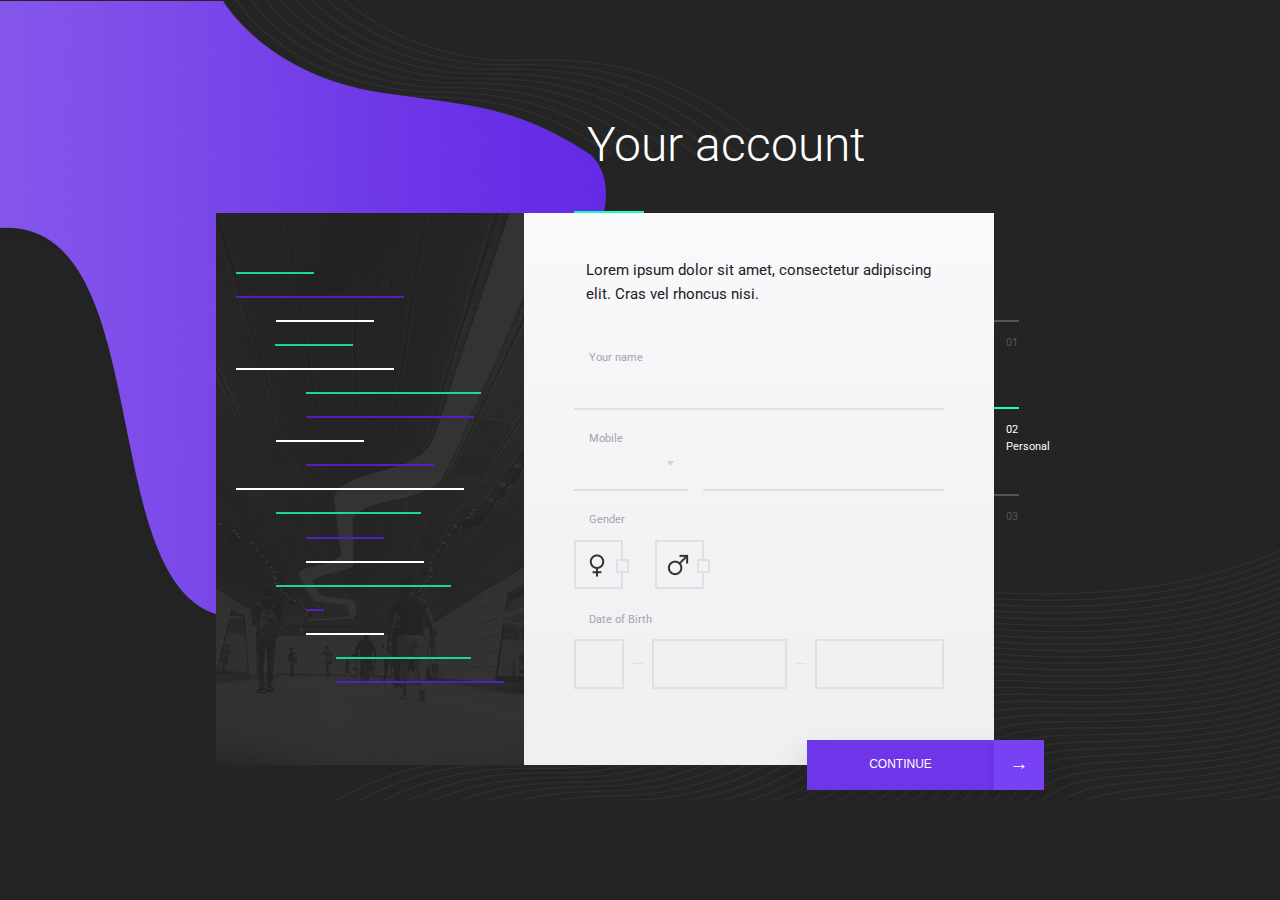
<file: projects/form/index.html>
<!doctype html>

<html lang="en">
<head>
	<meta charset="utf-8">
	<meta http-equiv="X-UA-Compatible" content="IE=edge">
	<meta name="viewport" content="width=device-width, initial-scale=1">

	<title>Form</title>

	<link href="https://fonts.googleapis.com/css?family=Roboto:300,400,500" rel="stylesheet">
	<link rel="stylesheet" href="css/styles.css">

	<!--[if lt IE 9]>
		<script src="https://cdnjs.cloudflare.com/ajax/libs/html5shiv/3.7.3/html5shiv.js"></script>
	<![endif]-->
</head>

<body>

	<header>
		<h1>Your account</h1>
	</header>

	<div class="container">
		<div class="side-img"></div>
		<div class="content">

			<section id="tab-1">
				<h2>Section 1</h2>
				<p>Lorem ipsum dolor sit amet, consectetur adipiscing elit. Nullam quis sapien sapien. Duis sapien nisi, congue id urna nec, ullamcorper interdum ipsum. Sed id purus velit.</p>
				<p>Suspendisse tristique sit amet lacus non sagittis. Nunc suscipit, eros a fringilla auctor, nisl quam accumsan nulla, et blandit ante sapien vitae sapien. Vestibulum eget malesuada massa, quis lobortis elit.</p>
				<p>Praesent sit amet dui volutpat, pulvinar quam porttitor, interdum nulla. Pellentesque varius turpis non imperdiet interdum.</p>
			</section>

			<section id="tab-2" class="active">

				<p>Lorem ipsum dolor sit amet, consectetur adipiscing elit. Cras vel rhoncus nisi.</p>

				<form>


					<fieldset>
						<legend>Your name</legend>
						<input type="text" id="name" name="name" required>
					</fieldset>


					<fieldset>					
						<legend>Mobile</legend>
						<div class="mobile">
							<select name="country-code" required>
								<option value=""></option>
								<option value="pl">+48 (PL)</option>
								<option value="de">+49 (DE)</option>
								<option value="es">+34 (ES)</option>
							</select>
							<input type="tel" name="number" required>
						</div>
					</fieldset>


	  				<fieldset>
					  	<legend>Gender</legend>

						<label class="gender" for="female">
						    <input type="radio" value="female" name="gender" id="female" required> 
						    <span>
								<img src="[data-uri]" alt="female">
						    </span>
						</label>

						<label class="gender" for="male">
							<input type="radio" value="male" name="gender" id="male"> 
							<span>
								<img src="[data-uri]" alt="male">
							</span>
						</label>
					</fieldset>


					<fieldset>
						<legend>Date of Birth</legend>
						<div class="date">
			                <select name="day" class="select-date">
			                	<option value=""></option>
			                	<option value="1">01</option>
			                    <option value="2">02</option>
			                    <option value="3">03</option>
			                    <option value="4">04</option>
			                    <option value="5">05</option>
			                    <option value="6">06</option>
			                    <option value="7">07</option>
			                    <option value="8">08</option>
			                    <option value="9">09</option>
			                    <option value="10">10</option>
			                    <option value="11">11</option>
			                    <option value="12">12</option>
			                    <option value="13">13</option>
			                    <option value="14">14</option>
			                    <option value="15">15</option>
			                    <option value="16">16</option>
			                    <option value="17">17</option>
			                    <option value="18">18</option>
			                    <option value="19">19</option>
			                    <option value="20">20</option>
			                    <option value="21">21</option>
			                    <option value="22">22</option>
			                    <option value="23">23</option>
			                    <option value="24">24</option>
			                    <option value="25">25</option>
			                    <option value="26">26</option>
			                    <option value="27">27</option>
			                    <option value="28">28</option>
			                    <option value="29">29</option>
			                    <option value="30">30</option>
			                    <option value="31">31</option>
			                </select>
			                <span class="dash">&#8212;</span>
			                <select name="month-name" class="select-date">
			                	<option value=""></option>
			                    <option value="1">January</option>
			                    <option value="2">February</option>
			                    <option value="3">March</option>
			                    <option value="4">April</option>
			                    <option value="5">May</option>
			                    <option value="6">June</option>
			                    <option value="7">July</option>
			                    <option value="8">August</option>
			                    <option value="9">September</option>
			                    <option value="10">October</option>
			                    <option value="11">November</option>
			                    <option value="12">December</option>
			                </select>
			                <select name="month-number" class="select-date">
			                	<option value=""></option>
			                    <option value="1">01</option>
			                    <option value="2">02</option>
			                    <option value="3">03</option>
			                    <option value="4">04</option>
			                    <option value="5">05</option>
			                    <option value="6">06</option>
			                    <option value="7">07</option>
			                    <option value="8">08</option>
			                    <option value="9">09</option>
			                    <option value="10">10</option>
			                    <option value="11">11</option>
			                    <option value="12">12</option>
			                </select>
			                <span class="dash">&#8212;</span>
			                <input class="select-date" type="text" name="year" size="4" maxlength="4" required>
		                </div>
					</fieldset>
					

					<button>CONTINUE <span>&rarr;</span></button>


				</form>

			</section> <!-- tab-2 -->

			<section id="tab-3">
				<h2>Section 3</h2>
				<p>Lorem ipsum dolor sit amet, consectetur adipiscing elit. Nullam quis sapien sapien. Duis sapien nisi, congue id urna nec, ullamcorper interdum ipsum. Sed id purus velit. Suspendisse tristique sit amet lacus non sagittis. Nunc suscipit, eros a fringilla auctor, nisl quam accumsan nulla, et blandit ante sapien vitae sapien.</p>
				<p>Vestibulum eget malesuada massa, quis lobortis elit. Praesent sit amet dui volutpat, pulvinar quam porttitor, interdum nulla. Pellentesque varius turpis non imperdiet interdum. </p>
			</section>

		</div> <!-- content -->

		<nav>
			<a href="tab-1">
				01
			</a>
			<a href="tab-2" class="active">
				02 <br>
				Personal
			</a>
			<a href="tab-3">
				03
			</a>
		</nav>

	</div> <!-- container -->

	<script src="https://code.jquery.com/jquery-3.2.1.min.js"></script>
	<script src="js/scripts.js"></script>

</body>
</html>
</file>
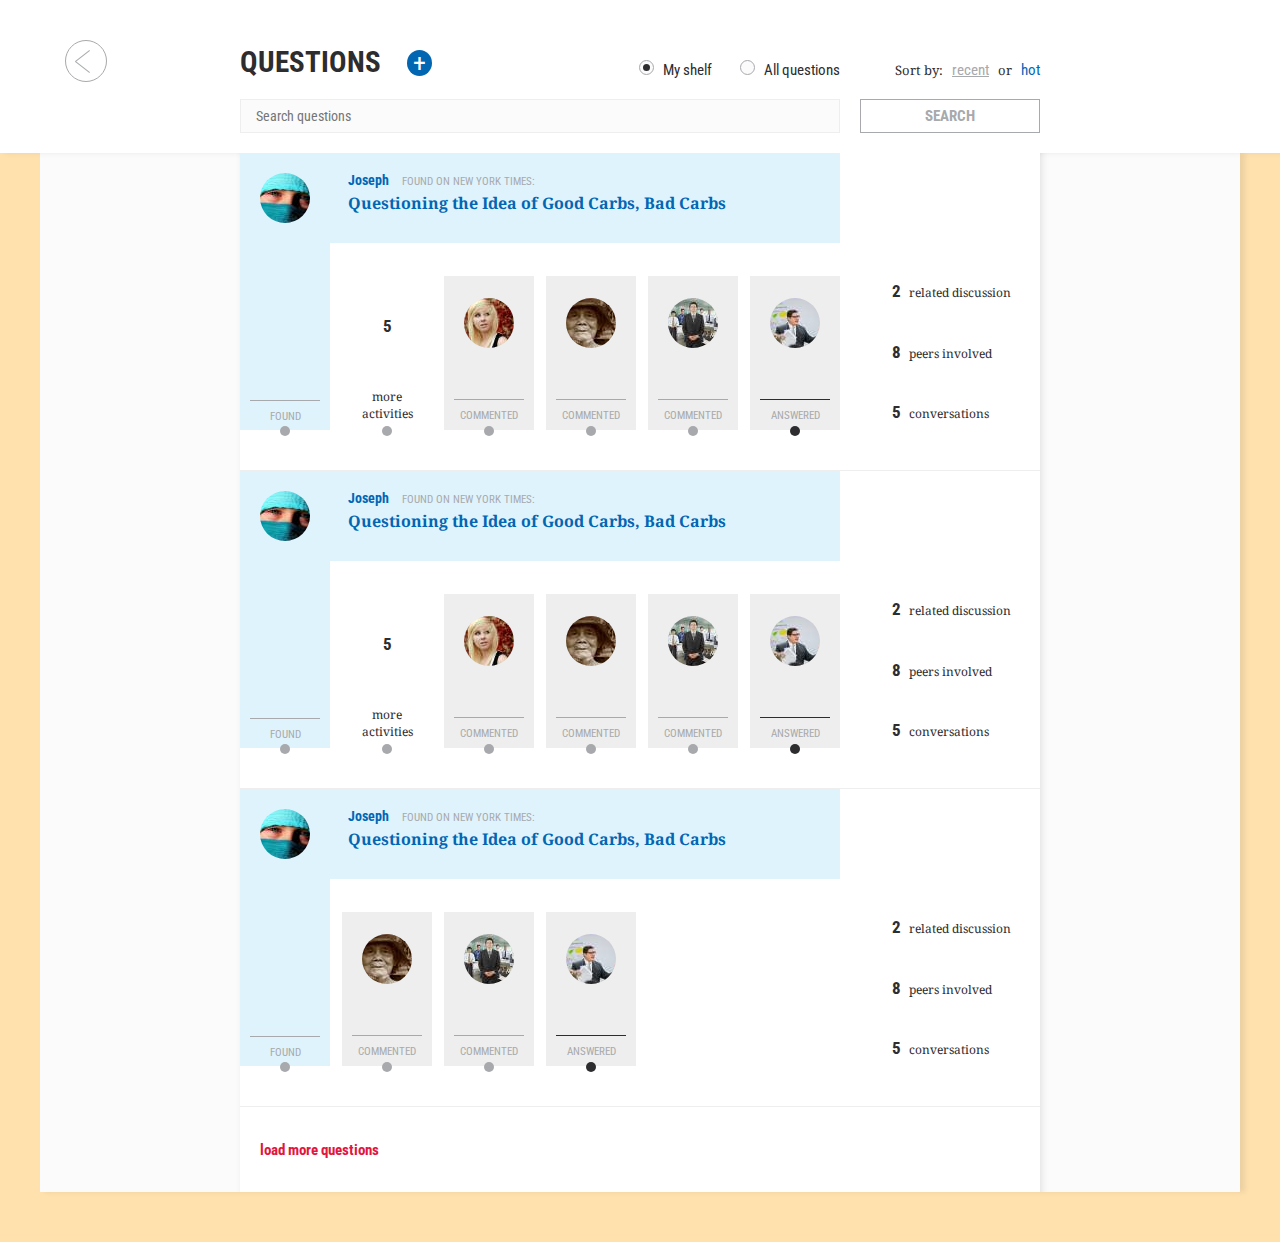
<file: projects/questions/index.html>
<!DOCTYPE html>
<html lang="en">
<head>
	<meta charset="UTF-8">
	<meta http-equiv="X-UA-Compatible" content="IE=edge">
	<meta name="viewport" content="width=device-width, initial-scale=1">
	<title>Questions</title>
	<link href="https://fonts.googleapis.com/css?family=Roboto+Condensed:400,700|Noto+Serif:400i,700i" rel="stylesheet">
	<link rel="stylesheet" href="css/style.css">
</head>
<body>

<header class="main-header">

	<div class="inner">

		<a href="#" class="back-btn">
			<img src="[data-uri]" alt="back">
		</a>

		<div class="header-top">
			
			<div class="header-top-left">				
				<span>
				<h1>QUESTIONS</h1>
				<a href="#" class="add-question">+</a>
				</span>

				<div class="radios">
				  <div class="radio">
				    <input id="shelf" name="radio" type="radio" checked>
				    <label for="shelf">My shelf</label>
				  </div>
				  <div class="radio">
				    <input id="all-questions" name="radio" type="radio">
				    <label  for="all-questions">All questions</label>
				  </div>
				</div>
			</div> <!-- header-top-left -->

			<div class="sort">
	  			Sort by: <a href="#" class="active">recent</a> or <a href="#">hot</a>
			</div>

		</div> <!-- header-top -->

		<div class="search">
			<input id="search" type="search" placeholder="Search questions">
			<button type="button">SEARCH</button>
		</div>

	</div> <!-- inner -->
</header>

<div class="container">


	<section class="question">

		<header>
			<a href="profile.html"><img src="img/face3.jpg" alt=""></a>
			<p><a href="profile.html">Joseph</a> FOUND ON NEW YORK TIMES:</p>
			<h1><a href="single.html">Questioning the Idea of Good Carbs, Bad Carbs</a></h1>
		</header>

		<div class="details">
			<div class="panels">
				<div class="found"><hr>found</div>
				<div class="more-act"><span>5</span>more activities</div>
				<a href="profile.html"><div class="reacted"><img src="img/face1.jpg" alt=""><hr>commented</div></a>
				<a href="profile.html"><div class="reacted"><img src="img/face2.jpg" alt=""><hr>commented</div></a>
				<a href="profile.html"><div class="reacted"><img src="img/face4.jpg" alt=""><hr>commented</div></a>
				<a href="profile.html"><div class="reacted answered"><img src="img/face5.jpg" alt=""><hr>answered</div></a>
			</div>
			<div class="stats">
				<p><span>2</span> related discussion</p>
				<p><span>8</span> peers involved</p>
				<p><span>5</span> conversations</p>
			</div>
		</div> <!-- details -->

	</section>


	<section class="question">

		<header>
			<a href="profile.html"><img src="img/face3.jpg" alt=""></a>
			<p><a href="profile.html">Joseph</a> FOUND ON NEW YORK TIMES:</p>
			<h1><a href="single.html">Questioning the Idea of Good Carbs, Bad Carbs</a></h1>
		</header>

		<div class="details">
			<div class="panels">
				<div class="found"><hr>found</div>
				<div class="more-act"><span>5</span>more activities</div>
				<a href="profile.html"><div class="reacted"><img src="img/face1.jpg" alt=""><hr>commented</div></a>
				<a href="profile.html"><div class="reacted"><img src="img/face2.jpg" alt=""><hr>commented</div></a>
				<a href="profile.html"><div class="reacted"><img src="img/face4.jpg" alt=""><hr>commented</div></a>
				<a href="profile.html"><div class="reacted answered"><img src="img/face5.jpg" alt=""><hr>answered</div></a>
			</div>
			<div class="stats">
				<p><span>2</span> related discussion</p>
				<p><span>8</span> peers involved</p>
				<p><span>5</span> conversations</p>
			</div>
		</div> <!-- details -->

	</section>


	<section class="question">

		<header>
			<a href="profile.html"><img src="img/face3.jpg" alt=""></a>
			<p><a href="profile.html">Joseph</a> FOUND ON NEW YORK TIMES:</p>
			<h1><a href="single.html">Questioning the Idea of Good Carbs, Bad Carbs</a></h1>
		</header>

		<div class="details">
			<div class="panels">
				<div class="found"><hr>found</div>
				<a href="profile.html"><div class="reacted"><img src="img/face2.jpg" alt=""><hr>commented</div></a>
				<a href="profile.html"><div class="reacted"><img src="img/face4.jpg" alt=""><hr>commented</div></a>
				<a href="profile.html"><div class="reacted answered"><img src="img/face5.jpg" alt=""><hr>answered</div></a>
			</div>
			<div class="stats">
				<p><span>2</span> related discussion</p>
				<p><span>8</span> peers involved</p>
				<p><span>5</span> conversations</p>
			</div>
		</div> <!-- details -->

	</section>


	<section class="question load-more">
		<a href="#">load more questions</a>
	</section>
	
</div> <!-- container -->
	
</body>
</html>
</file>
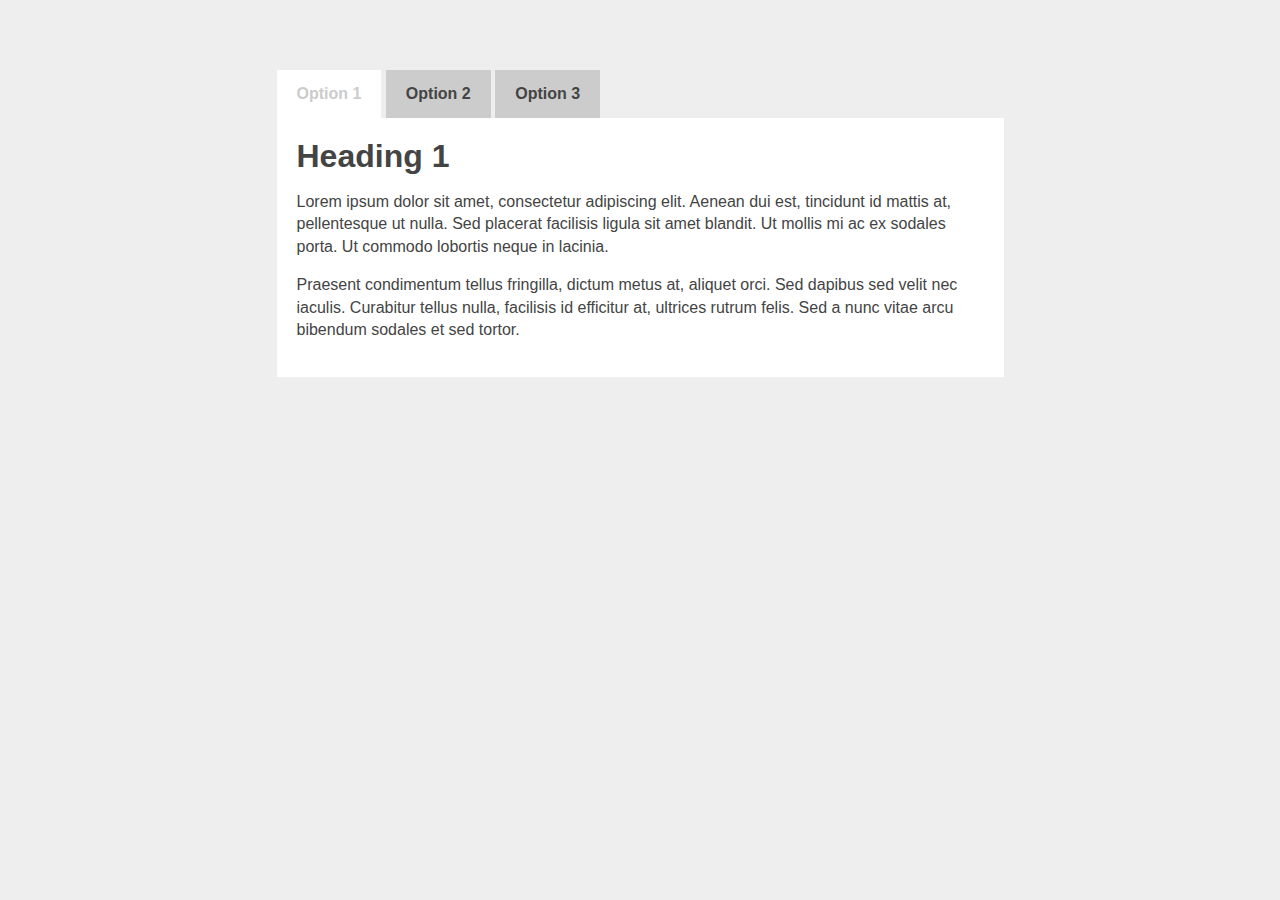
<file: projects/tabs-accordion/index.html>
<!DOCTYPE html>
<html lang="en">
<head>
	<meta charset="UTF-8">
	<meta http-equiv="X-UA-Compatible" content="IE=edge">
	<meta name="viewport" content="width=device-width, initial-scale=1">
	<title>Tabs to Accordion</title>
	<link rel="stylesheet" href="css/styles.css">
</head>
<body>

	<input type="radio" name="options" id="option_1" checked>
	<input type="radio" name="options" id="option_2">
	<input type="radio" name="options" id="option_3">

	<label for="option_1" class="tab">Option 1</label>
	<label for="option_2" class="tab">Option 2</label>
	<label for="option_3" class="tab">Option 3</label>

	<label for="option_1" class="accordion">Option 1</label>
	<div>
		<h1>Heading 1</h1>
		<p>Lorem ipsum dolor sit amet, consectetur adipiscing elit. Aenean dui est, tincidunt id mattis at, pellentesque ut nulla. Sed placerat facilisis ligula sit amet blandit. Ut mollis mi ac ex sodales porta. Ut commodo lobortis neque in lacinia.</p>
		<p>Praesent condimentum tellus fringilla, dictum metus at, aliquet orci. Sed dapibus sed velit nec iaculis. Curabitur tellus nulla, facilisis id efficitur at, ultrices rutrum felis. Sed a nunc vitae arcu bibendum sodales et sed tortor.</p>
	</div>

	<label for="option_2" class="accordion">Option 2</label>
	<div>
		<h1>Heading 2</h1>
		<p>Sed purus orci, efficitur eu turpis ac, commodo pellentesque arcu. Vestibulum non eleifend nisi, eu iaculis neque. Nulla a augue neque.</p>
	</div>

	<label for="option_3" class="accordion">Option 3</label>
	<div>
		<h1>Heading 3</h1>
		<p>Aliquam erat volutpat. Class aptent taciti sociosqu ad litora torquent per conubia nostra, per inceptos himenaeos. Sed efficitur tempor libero tempor lobortis. Mauris varius suscipit lectus vitae fermentum.</p>
		<p>Proin nec feugiat orci. Aliquam eget ipsum nunc. Aliquam sagittis mauris dui, vel commodo velit ornare ultricies. Lorem ipsum dolor sit amet, consectetur adipiscing elit. Fusce id diam consequat, interdum nulla a, blandit urna.</p>
		<p>Quisque a sapien eleifend, luctus augue non, tincidunt purus. Lorem ipsum dolor sit amet, consectetur adipiscing elit. Pellentesque habitant morbi tristique senectus et netus et malesuada fames ac turpis egestas. Ut sit amet rhoncus quam, interdum commodo turpis. Phasellus interdum ut ex in rutrum.</p>
	</div>

</body>
</html>
</file>
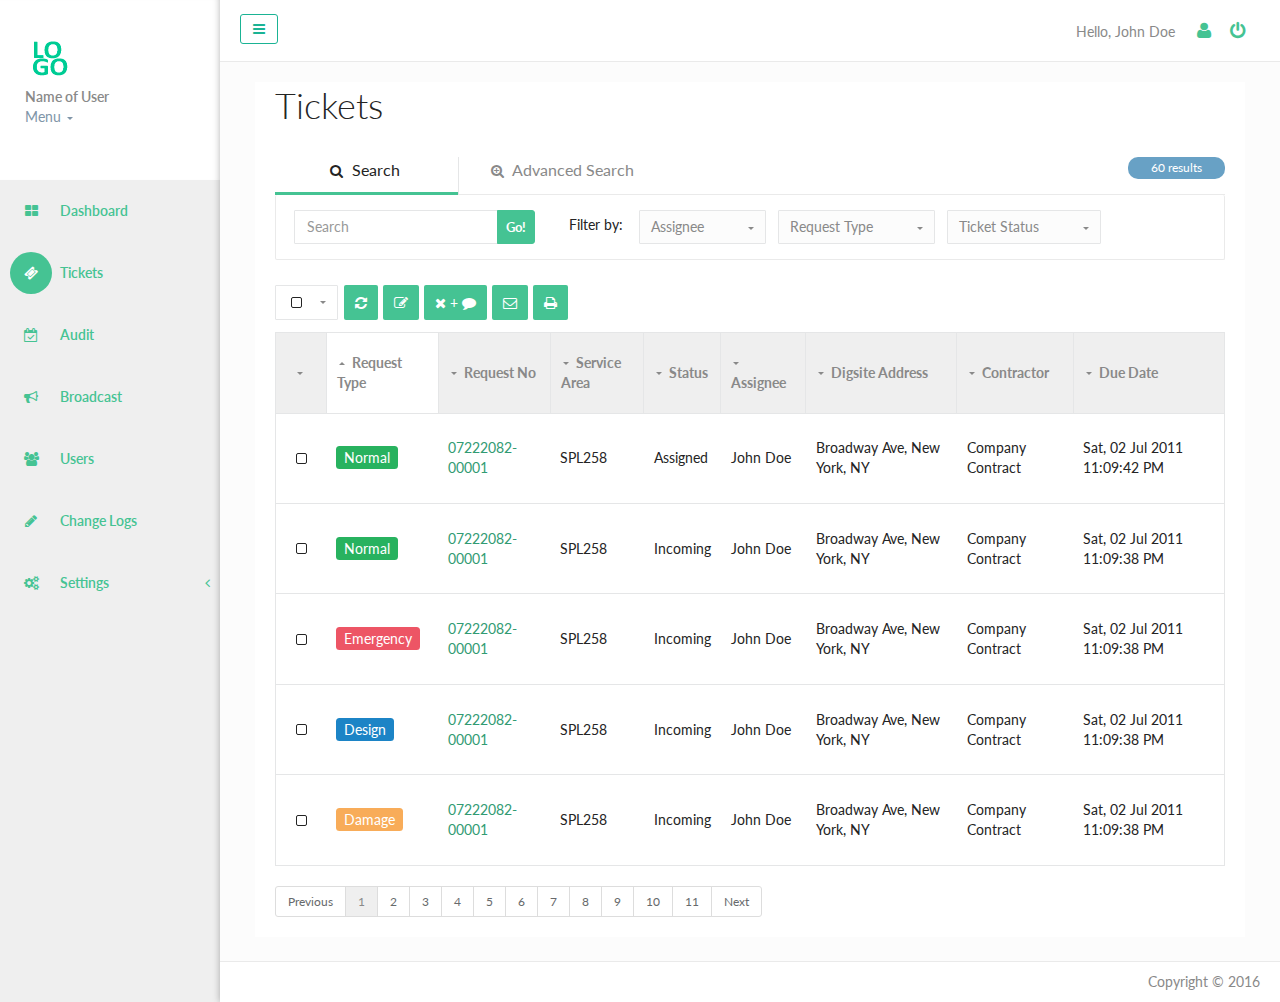
<file: projects/dashboard/tickets.html>
<!DOCTYPE html>
<html>

<head>

    <meta charset="utf-8">
    <meta name="viewport" content="width=device-width, initial-scale=1.0">

    <title>Dashboard based on Inspinia</title>

    <link href="css/bootstrap.min.css" rel="stylesheet">
    <link href="font-awesome/css/font-awesome.css" rel="stylesheet">

    <link href="css/animate.css" rel="stylesheet">
    <link href="css/style.css" rel="stylesheet">

</head>

<body class="tickets">

<div id="wrapper">

    <nav class="navbar-default navbar-static-side" role="navigation">
        <div class="sidebar-collapse">
            <ul class="nav metismenu" id="side-menu">
                <li class="nav-header">
                    <div class="dropdown profile-element">
                            <span>
                                <img alt="image" class="img-circle" src="img/logo.png">
                            </span>
                            <a data-toggle="dropdown" class="dropdown-toggle" href="#">
                            <span class="clear"> <span class="block m-t-xs"> <strong class="font-bold">Name of User</strong>
                             </span> <span class="text-muted text-xs block">Menu <b class="caret"></b></span> </span> </a>
                            <ul class="dropdown-menu animated fadeInRight m-t-xs">
                                <li><a href="#">Logout</a></li>
                            </ul>
                    </div>
                    <div class="logo-element">
                        <img alt="image" class="img-circle" src="img/logo.png">
                    </div>
                </li>
                <li>
                    <a href="index.html" data-tooltip="Dashboard"><i class="fa fa-th-large"></i> <span class="nav-label">Dashboard</span></a>
                </li>
                <li class="active">
                    <a href="tickets.html" data-tooltip="Tickets"><i class="fa fa-ticket"></i> <span class="nav-label">Tickets</span></a>
                </li>
                <li>
                    <a href="#" data-tooltip="Audit"><i class="fa fa-calendar-check-o"></i> <span class="nav-label">Audit</span></a>
                </li>
                <li>
                    <a href="#" data-tooltip="Broadcast"><i class="fa fa-bullhorn"></i> <span class="nav-label">Broadcast</span></a>
                </li>
                <li>
                    <a href="#" data-tooltip="Users"><i class="fa fa-users"></i> <span class="nav-label">Users</span></a>
                </li>                
                <li>
                    <a href="#" data-tooltip="Change Logs"><i class="fa fa-pencil"></i> <span class="nav-label">Change Logs</span></a>
                </li>
                <li>
                    <a href="#">
                        <i class="fa fa-cogs"></i> <span class="nav-label">Settings</span><span class="fa arrow pull-right"></span>
                    </a>        
                    <ul class="nav nav-second-level collapse">
                        <li><a href="#">Custom fields</a></li>
                        <li><a href="#">Dashboard widgets</a></li>
                        <li><a href="#">Roles</a></li>
                        <li><a href="#">Tags</a></li>
                        <li><a href="#">Ticket routing</a></li>
                    </ul>
                </li>


            </ul>

        </div>
    </nav>

    <div id="page-wrapper" class="gray-bg">
        <div class="row border-bottom">
            <nav class="navbar navbar-static-top white-bg" role="navigation" style="margin-bottom: 0">
                <div class="navbar-header">
                    <a class="navbar-minimalize minimalize-styl-2 btn btn-primary " href="#"><i class="fa fa-bars"></i> </a>
                    <!-- <form role="search" class="navbar-form-custom" method="post" action="#">
                        <div class="form-group">
                            <input type="text" placeholder="Search for something..." class="form-control" name="top-search" id="top-search">
                        </div>
                    </form> -->
                </div>
                <ul class="nav navbar-top-links navbar-right">
                    <li>Hello, John Doe</li>
                    <li>
                        <a href="#">
                            <i class="fa fa-user"></i>
                        </a>
                    </li>
                    <li>
                        <a href="#">
                            <i class="fa fa-power-off"></i>
                        </a>
                    </li>
                </ul>

            </nav>
        </div>
        <div class="wrapper wrapper-content animated fadeInRight">
            <div class="row">
                <div class="col-lg-12">

                    <div class="ibox">
                      <div class="ibox-title">
                        <h5>Tickets</h5>
                      </div>
                      <div class="ibox-content">
                        <div class="row m-b-md">
                          <div class="col-xs-12">
                            <div class="tabs-container" id="ticket-search-tabs">
                              <span class="badge badge-info pull-right">60 results</span>
                              <ul class="nav nav-tabs">
                                <li class="active"><a data-toggle="tab" href="#simple-search-tab"><i class="fa fa-search"></i> Search</a></li>
                                <li><a data-toggle="tab" href="#advanced-search-tab"><i class="fa fa-search-plus"></i> Advanced Search </a></li>
                              </ul>
                              <div class="tab-content">
                                <div id="simple-search-tab" class="tab-pane active">
                                    <div class="panel-body">
                                        <form class="form-inline" id="ticket_search" action="" accept-charset="UTF-8" method="get"><input name="utf8" type="hidden" value="" />
                                            <div class="input-group search-group">
                                              <input type="text" class="form-control" placeholder="Search">
                                              <span class="input-group-btn">
                                                <button class="btn btn-default" type="button">Go!</button>
                                              </span>
                                            </div>
                                            <span class="filter-by">Filter by:</span>


                                            <div class="dropdown">
                                              <button class="btn btn-default dropdown-toggle" type="button" id="dropdownMenu1" data-toggle="dropdown" aria-haspopup="true" aria-expanded="true">
                                                Assignee
                                                <span class="caret"></span>
                                              </button>
                                              <ul class="dropdown-menu" aria-labelledby="dropdownMenu1">
                                                <li><a href="#">John Martin</a></li>
                                                <li><a href="#">Chris Nichols</a></li>
                                                <li><a href="#">George Brown</a></li>
                                                <li><a href="#">John Doe</a></li>
                                                <li><a href="#">Kevin Smith</a></li>
                                                <li><a href="#">Admin User</a></li>
                                              </ul>
                                            </div>
                                            <div class="dropdown">
                                              <button class="btn btn-default dropdown-toggle" type="button" id="dropdownMenu2" data-toggle="dropdown" aria-haspopup="true" aria-expanded="true">
                                                Request Type
                                                <span class="caret"></span>
                                              </button>
                                              <ul class="dropdown-menu" aria-labelledby="dropdownMenu2">
                                                <li><a href="#">Damage</a></li>
                                                <li><a href="#">Design</a></li>
                                                <li><a href="#">Emergency</a></li>
                                                <li><a href="#">Insufficient</a></li>
                                                <li><a href="#">Large Project</a></li>
                                                <li><a href="#">Normal</a></li>
                                              </ul>
                                            </div>
                                            <div class="dropdown">
                                              <button class="btn btn-default dropdown-toggle" type="button" id="dropdownMenu3" data-toggle="dropdown" aria-haspopup="true" aria-expanded="true">
                                                Ticket Status
                                                <span class="caret"></span>
                                              </button>
                                              <ul class="dropdown-menu" aria-labelledby="dropdownMenu3">
                                                <li><a href="#">incoming</a></li>
                                                <li><a href="#">assigned</a></li>
                                                <li><a href="#">closed</a></li>
                                              </ul>
                                            </div>                                        
                                        </form>                  
                                    </div>
                                </div>
                              </div>
                            </div>
                            <div class="header-icon-bar">
                                <div class="checkbox m-r-xs">
                                    <input type="checkbox" id="checkbox1">
                                    <label for="checkbox1">
                                       
                                    </label>
                                    <span class="caret"></span>
                                </div>
                                <a href="#" class="btn btn-xs"><i class="fa fa-refresh"></i></a>
                                <a href="#" class="btn btn-xs" data-toggle="modal" data-target="#ticket-edit-modal"><i class="fa fa-edit"></i></a>
                                <a href="#" class="btn btn-xs" data-toggle="modal" data-target="#ticket-close-modal"><i class="fa fa-times"></i> + <i class="fa fa-comment"></i></a>
                                <a href="#" class="btn btn-xs"><i class="fa fa-envelope-o"></i></a>
                                <a href="#" class="btn btn-xs"><i class="fa fa-print"></i></a>
                            </div>
                          </div>
                        </div>

                        <div class="table-responsive">
                          <table class="table table-hover">
                            <thead>
                              <tr>
                                  <th>
                                    <span class="caret"></span>
                                  </th>
                                  <th class="dropup">
                                      <span class="caret"></span>
                                      Request Type
                                  </th>
                                  <th>
                                      <span class="caret"></span>
                                      Request No
                                  </th>
                                  <th>
                                      <span class="caret"></span>
                                      Service Area
                                  </th>
                                  <th>
                                      <span class="caret"></span>
                                      Status
                                  </th>
                                  <th>
                                      <span class="caret"></span>
                                      Assignee
                                  </th>
                                  <th>
                                      <span class="caret"></span>
                                      Digsite Address
                                  </th>
                                  <th>
                                      <span class="caret"></span>
                                      Contractor
                                  </th>
                                  <th>
                                      <span class="caret"></span>
                                      Due Date
                                  </th>
                              </tr>
                            </thead>
                            <tbody>
                                
                                <tr>
                                    <td>
                                      <div class="checkbox m-r-xs">
                                        <input type="checkbox" id="checkbox2">
                                        <label for="checkbox2">
                                           
                                        </label>                      
                                      </div>
                                    </td>
                                    <td><span class="label label-primary">Normal</span></td>
                                    <td><a href="#">07222082-00001</a></td>
                                    <td>SPL258</td>
                                    <td>Assigned</td>
                                    <td>John Doe</td>
                                    <td>Broadway Ave, New York, NY</td>
                                    <td>Company Contract</td>
                                    <td>Sat, 02 Jul 2011 11:09:42 PM</td>
                                </tr>
                                <tr>
                                    <td>
                                      <div class="checkbox m-r-xs">
                                        <input type="checkbox" id="checkbox3">
                                        <label for="checkbox3">
                                           
                                        </label>                      
                                      </div>
                                    </td>
                                    <td><span class="label label-primary">Normal</span></td>
                                    <td><a href="#">07222082-00001</a></td>
                                    <td>SPL258</td>
                                    <td>Incoming</span></td>
                                    <td>John Doe</td>
                                    <td>Broadway Ave, New York, NY</td>
                                    <td>Company Contract</td>
                                    <td>Sat, 02 Jul 2011 11:09:38 PM</td>
                                </tr>
                                <tr>
                                    <td>
                                      <div class="checkbox m-r-xs">
                                        <input type="checkbox" id="checkbox5">
                                        <label for="checkbox5">
                                           
                                        </label>                      
                                      </div>
                                    </td>
                                    <td><span class="label label-danger">Emergency</span></td>
                                    <td><a href="#">07222082-00001</a></td>
                                    <td>SPL258</td>
                                    <td>Incoming</td>
                                    <td>John Doe</td>
                                    <td>Broadway Ave, New York, NY</td>
                                    <td>Company Contract</td>
                                    <td>Sat, 02 Jul 2011 11:09:38 PM</td>
                                </tr>
                                <tr>
                                    <td>
                                      <div class="checkbox m-r-xs">
                                        <input type="checkbox" id="checkbox6">
                                        <label for="checkbox6">
                                           
                                        </label>                      
                                      </div>
                                    </td>
                                    <td><span class="label label-success">Design</span></td>
                                    <td><a href="#">07222082-00001</a></td>
                                    <td>SPL258</td>
                                    <td>Incoming</td>
                                    <td>John Doe</td>
                                    <td>Broadway Ave, New York, NY</td>
                                    <td>Company Contract</td>
                                    <td>Sat, 02 Jul 2011 11:09:38 PM</td>
                                </tr>
                                <tr>
                                    <td>
                                      <div class="checkbox m-r-xs">
                                        <input type="checkbox" id="checkbox7">
                                        <label for="checkbox7">
                                           
                                        </label>                      
                                      </div>
                                    </td>
                                    <td><span class="label label-warning">Damage</span></td>
                                    <td><a href="#">07222082-00001</a></td>
                                    <td>SPL258</td>
                                    <td>Incoming</td>
                                    <td>John Doe</td>
                                    <td>Broadway Ave, New York, NY</td>
                                    <td>Company Contract</td>
                                    <td>Sat, 02 Jul 2011 11:09:38 PM</td>
                                </tr>
                                
                            </tbody>
                          </table>
                        </div>

                        <div class="btn-group next-previous"><a class="btn btn-white prev previous_page" href="#">Previous</i></a> <a rel="start" class="btn btn-white active" href="#">1</a> <a rel="next" class="btn btn-white" href="#">2</a> <a class="btn btn-white" href="#">3</a> <a class="btn btn-white" href="#">4</a> <a class="btn btn-white" href="#">5</a> <a class="btn btn-white" href="#">6</a> <a class="btn btn-white" href="#">7</a> <a class="btn btn-white" href="#">8</a> <a class="btn btn-white" href="#">9</a> <a class="btn btn-white" href="#">10</a> <a class="btn btn-white" href="#">11</a> <a class="btn btn-white next next_page " rel="next" href="#">Next</a></div>
                      </div>
                    </div>

                </div>
            </div>
        </div>
        <div class="footer">
            <div class="pull-right">
                Copyright &copy; 2016
            </div>
        </div>

    </div>
</div>

<!-- Mainly scripts -->
<script src="js/jquery-2.1.1.js"></script>
<script src="js/bootstrap.min.js"></script>
<script src="js/plugins/metisMenu/jquery.metisMenu.js"></script>
<script src="js/plugins/slimscroll/jquery.slimscroll.min.js"></script>

<!-- Custom and plugin javascript -->
<script src="js/inspinia.js"></script>
<script src="js/plugins/pace/pace.min.js"></script>


</body>

</html>
</file>
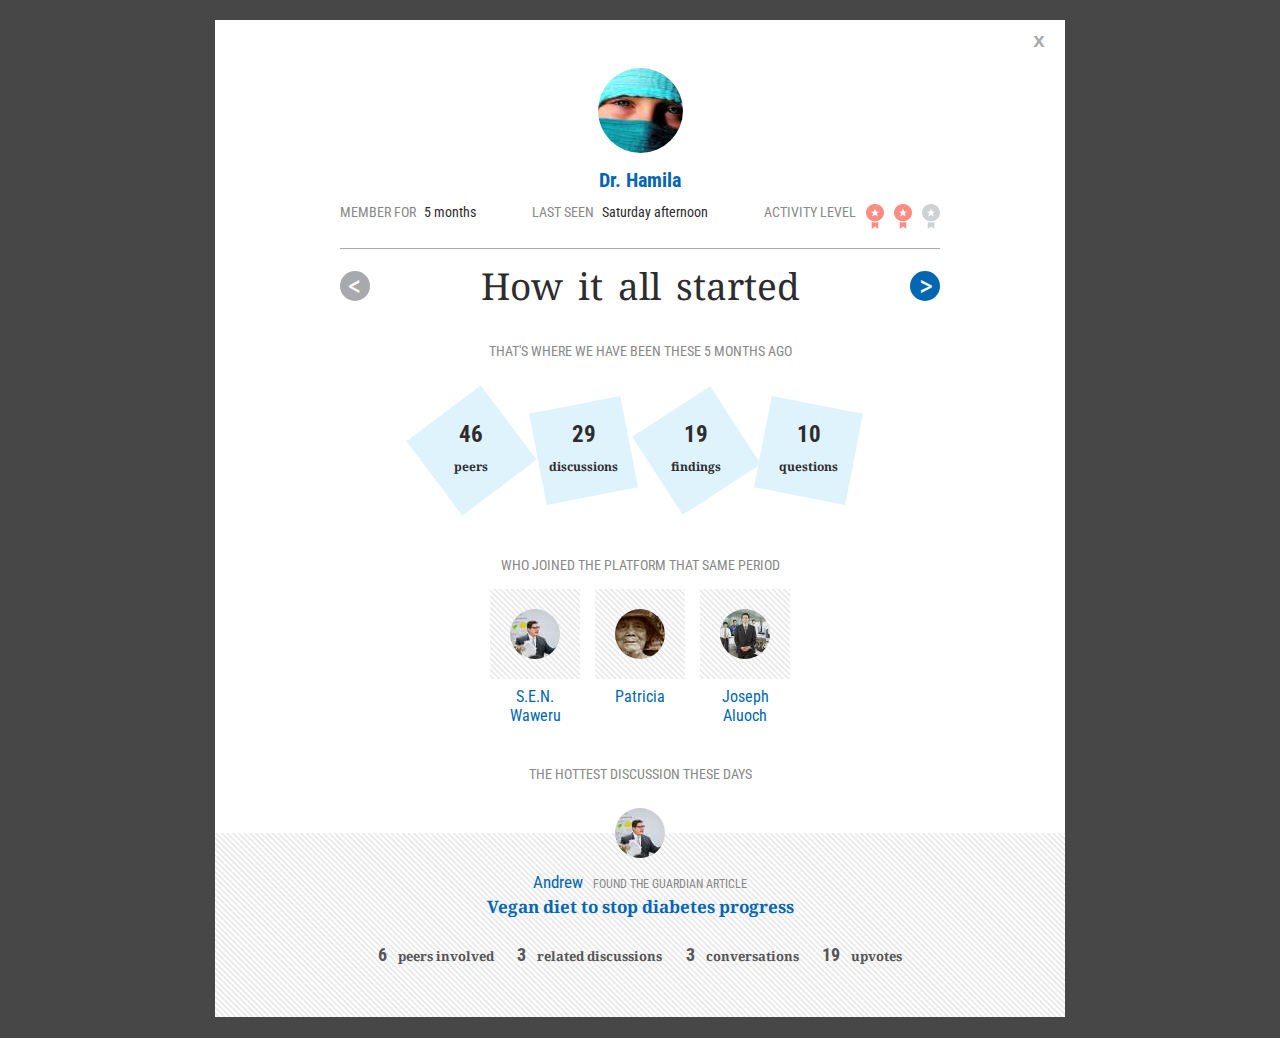
<file: projects/questions/profile.html>
<!DOCTYPE html>
<html lang="en">
<head>
	<meta charset="UTF-8">
	<meta http-equiv="X-UA-Compatible" content="IE=edge">
	<meta name="viewport" content="width=device-width, initial-scale=1">
	<title>Profile</title>
	<link href="https://fonts.googleapis.com/css?family=Roboto+Condensed:400,700|Noto+Serif:400i,700i" rel="stylesheet">
	<link rel="stylesheet" href="css/style.css">
</head>
<body class="profile">

<div class="profile-wrap">

	<div class="close"><a href="index.html">x</a></div>

	<img src="img/face3-big.jpg" alt="" class="main-pic">

	<a class="name">Dr. Hamila</a>

	<div class="profile-meta">
		<div class="member-for">MEMBER FOR <span>5 months</span></div>
		<div class="last-seen">LAST SEEN <span>Saturday afternoon</span></div>
		<div class="activity">ACTIVITY LEVEL <img src="img/badges.png" alt=""></div>
	</div>

	<hr>

	<div class="started">
		<a href="#" class="previous end">&lt;</a>
		<h1>How it all started</h1>
		<a href="#" class="next">&gt;</a>
	</div>

	<h2>That's where we have been these 5 months ago</h2>

	<div class="squares">
		<div id="peers"><span>46</span> peers</div>
		<div id="discussions"><span>29</span> discussions</div>
		<div id="findings"><span>19</span> findings</div>
		<div id="questions"><span>10</span> questions</div>
	</div>

	<h2>Who joined the platform that same period</h2>

	<div class="who-joined">
		<div><div><a href="#"><img src="img/face5.jpg" alt=""></a></div><a href="#">S.E.N. Waweru</a></div>
		<div><div><a href="#"><img src="img/face2.jpg" alt=""></a></div><a href="#">Patricia</a></div>
		<div><div><a href="#"><img src="img/face4.jpg" alt=""></a></div><a href="#">Joseph Aluoch</a></div>
	</div>

	<h2>The hottest discussion these days</h2>

</div><!-- profile-wrap -->

<div class="hottest">
	<div><a href="#"><img src="img/face5.jpg" alt=""></a></div>
	<span><a href="#">Andrew</a> FOUND THE GUARDIAN ARTICLE</span> <br>
	<a href="single.html">Vegan diet to stop diabetes progress</a>
	<div class="hot-stats">
		<div id="peers"><span>6</span> peers involved</div>
		<div id="related"><span>3</span> related discussions</div>
		<div id="conversations"><span>3</span> conversations</div>
		<div id="upvotes"><span>19</span> upvotes</div>
	</div>
</div>
	
</body>
</html>
</file>
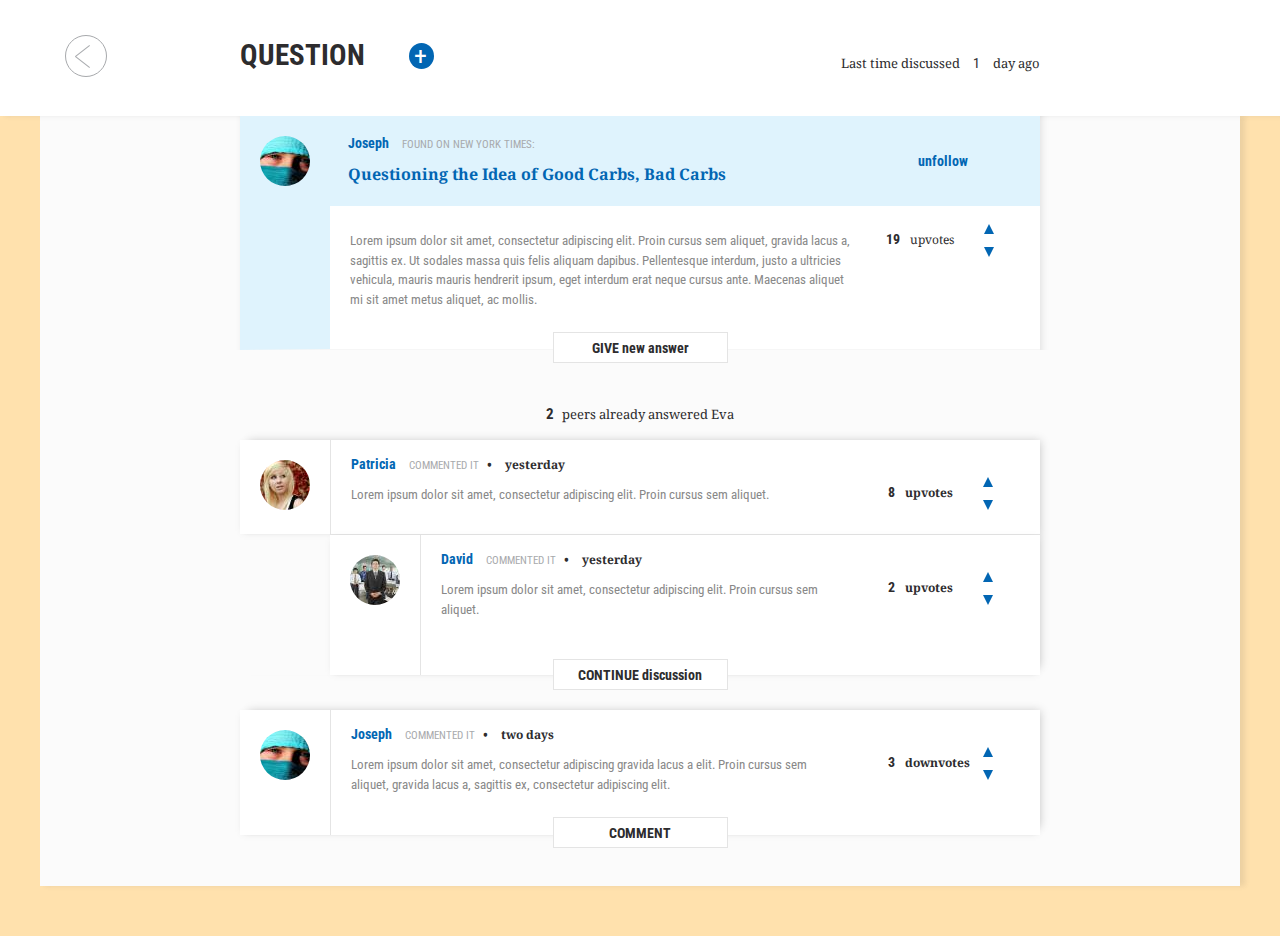
<file: projects/questions/single.html>
<!DOCTYPE html>
<html lang="en">
<head>
	<meta charset="UTF-8">
	<meta http-equiv="X-UA-Compatible" content="IE=edge">
	<meta name="viewport" content="width=device-width, initial-scale=1">
	<title>Single Question</title>
	<link href="https://fonts.googleapis.com/css?family=Roboto+Condensed:400,700|Noto+Serif:400i,700i" rel="stylesheet">
	<link rel="stylesheet" href="css/style.css">
</head>
<body class="single">

<header class="main-header">
	<div class="inner">
		<div class="header-top">

			<a href="index.html" class="back-btn">
				<img src="[data-uri]" alt="back">
			</a>
			
			<div class="header-top-left">				
				<span>
				<h1>QUESTION</h1>
				<a href="#" class="add-question">+</a>
				</span>
			</div> <!-- header-top-left -->

			<div class="discussed">
	  			Last time discussed <span>1</span> day ago
			</div>

		</div> <!-- header-top -->
	</div> <!-- inner -->
</header>

<div class="container">

	<article class="question">
		<header>
			<a href="profile.html"><img src="img/face3.jpg" alt=""></a>
			<p><a href="profile.html">Joseph</a> FOUND ON NEW YORK TIMES:</p>

			<h1><a href="#">Questioning the Idea of Good Carbs, Bad Carbs</a></h1>
		</header>

		<div class="question-txt">
			<p>Lorem ipsum dolor sit amet, consectetur adipiscing elit. Proin cursus sem aliquet, gravida lacus a, sagittis ex. Ut sodales massa quis felis aliquam dapibus. Pellentesque interdum, justo a ultricies vehicula, mauris mauris hendrerit ipsum, eget interdum erat neque cursus ante. Maecenas aliquet mi sit amet metus aliquet, ac mollis.</p>
			<div class="actions">
				<a href="#" class="unfollow">unfollow</a>
				<div class="votes">
					<span class="vote-num">19</span> upvotes
					<span class="vote-btns">
						<a href="#" class="up">up</a> <a href="#" class="down">down</a>
					</span>
				</div>
			</div>
		</div> <!-- question-txt -->
	</article>

	<div class="answer-give">
		<button type="button" class="answer-btn">GIVE new answer</button>
		<p><span>2</span> peers already answered Eva</p>
	</div>

	<div class="comment comment-1">
		<div class="comment-wrap">
			<a href="profile.html"><img src="img/face1.jpg" alt=""></a>
			<div class="comment-content">
				<p class="comment-meta"><a href="profile.html">Patricia</a> COMMENTED IT <span class="bullet">&bull;</span> <span>yesterday</span></p>
				<p class="comment-txt">Lorem ipsum dolor sit amet, consectetur adipiscing elit. Proin cursus sem aliquet.</p>
			</div>

			<div class="votes">
				<span class="vote-num">8</span> upvotes
				<span class="vote-btns">
					<a href="#" class="up">up</a> <a href="#" class="down">down</a>
				</span>
			</div>
		</div><!-- comment-wrap -->

		<div class="comment comment-2">
			<div class="comment-wrap">
				<a href="profile.html"><img src="img/face4.jpg" alt=""></a>
				<div class="comment-content">
					<p class="comment-meta"><a href="profile.html">David</a> COMMENTED IT <span class="bullet">&bull;</span> <span>yesterday</span></p>
					<p class="comment-txt">Lorem ipsum dolor sit amet, consectetur adipiscing elit. Proin cursus sem aliquet.</p>
				</div>

				<div class="votes">
					<span class="vote-num">2</span> upvotes
					<span class="vote-btns">
						<a href="#" class="up">up</a> <a href="#" class="down">down</a>
					</span>
				</div>
			</div><!-- comment-wrap -->
		</div><!-- comment-2 -->
	</div><!-- comment-1 -->

	<div class="button-wrap">
		<button type="button" class="continue-btn">CONTINUE discussion</button>
	</div>	

	<div class="comment comment-1 with-btn">
		<div class="comment-wrap">
			<a href="profile.html"><img src="img/face3.jpg" alt=""></a>
			<div class="comment-content">
				<p class="comment-meta"><a href="profile.html">Joseph</a> COMMENTED IT <span class="bullet">&bull;</span> <span>two days</span></p>
				<p class="comment-txt">Lorem ipsum dolor sit amet, consectetur adipiscing gravida lacus a elit. Proin cursus sem aliquet, gravida lacus a, sagittis ex, consectetur adipiscing elit.</p>
			</div>
			
			<div class="votes">
				<span class="vote-num">3</span> downvotes
				<span class="vote-btns downvotes">
					<a href="#" class="up">up</a> <a href="#" class="down">down</a>
				</span>
			</div>
		</div><!-- comment-wrap -->		
	</div><!-- comment-1 -->

	<div class="button-wrap">
		<button type="button" class="comment-btn">COMMENT</button>
	</div>

</div> <!-- container -->
	
</body>
</html>
</file>
<file: style.css>
html {
  box-sizing: border-box;
}

*,
*:before,
*:after {
  box-sizing: inherit;
}

body,
h1,
h2,
h3,
h4,
h5,
h6,
p {
  margin: 0;
  padding: 0;
  font-weight: normal;
}

body {
  margin: 0;
  padding: 0 50px;
  background: #262626;
  font-family: system-ui, -apple-system, "Segoe UI", Roboto, "Helvetica Neue",
    "Noto Sans", "Liberation Sans", Arial, sans-serif, "Apple Color Emoji",
    "Segoe UI Emoji", "Segoe UI Symbol", "Noto Color Emoji";
  font-size: 1rem;
  color: #d4d4d4;
}

a {
  color: #86efac;
}

a:hover {
  color: #bbf7d0;
}

.sevaztian {
  color: #38bdf8;
}

.sevaztian:hover {
  color: #7dd3fc;
}

.xevaz {
  color: #f87171;
}

.xevaz:hover {
  color: #fca5a5;
}

.w-a-v {
  color: #facc15;
}

.w-a-v:hover {
  color: #fde047;
}

p {
  margin-bottom: 1.5rem;
  line-height: 1.8;
}

h1 {
  font-size: 2.5rem;
  margin-bottom: 5rem;
  padding-bottom: 1rem;
  border-bottom: 1px solid #4ade8047;
}

h2 {
  font-size: 1.5rem;
  margin-top: 50px;
}

h3 {
  font-weight: bold;
}

.wordpress h2 {
  margin-bottom: 40px;
}

hr {
  border-style: dashed;
  color: #86efac;
  margin: 3rem 0;
}

ul {
  margin-top: 2rem;
  margin-bottom: 2rem;
}

li {
  margin-bottom: 1rem;
  line-height: 1.6rem;
}

header,
section {
  margin: 0 auto;
  max-width: 800px;
  background: #171717;
  padding: 80px 100px;
  margin-bottom: 80px;
  border-radius: 10px;
  box-shadow: 0px 0px 5px 0px #0003;
}

header {
  display: flex;
  justify-content: center;
  border-top-left-radius: 0;
  border-top-right-radius: 0;
}

#logo {
  font-family: tahoma, helvetica, sans-serif;
  font-weight: bold;
}

#logo .s {
  color: #22c55e;
  font-size: 2rem;
  font-style: italic;
}

#logo .lacle {
  color: #e5e5e5;
  font-size: 2rem;
}

#logo .com {
  color: #a3a3a3;
  font-size: 11px;
}

#logo a {
  text-decoration: none;
}

.contact a {
  color: #a3a3a3;
  word-break: break-all;
}

.contact a:hover {
  color: #737373;
}

.flex {
  display: flex;
  justify-content: space-between;
}

.work-link {
  color: #d4d4d4;
  font-size: 1.3rem;
}

.institution,
.location {
  font-style: italic;
  color: #a3a3a3;
  margin-bottom: 8px;
}

#experience .title,
#experience .date {
  margin-bottom: 1.5rem;
}

#experience > .title,
#experience > .date {
  color: red;
  margin-bottom: 1.5rem;
}

.location,
.date {
  font-style: italic;
  text-align: right;
}

.institution,
.title {
  font-weight: bold;
}

.gpa {
  font-size: 0.9rem;
  color: #aaa;
}

.mb-0 {
  margin-bottom: 0.5rem !important;
}

@media (max-width: 800px) {
  body {
    padding: 0 5vw;
  }

  section {
    padding: 10vw 5vw;
  }

  ul {
    padding-left: 5vw;
  }

  .flex {
    flex-direction: column;
    text-align-last: left;
  }

  #experience .title {
    margin-bottom: 0;
  }

  .mb-0 {
    margin-bottom: 0 !important;
  }
}
</file>
<file: projects/dashboard/css/style.css>
@charset "UTF-8";
/*
 *
 *   INSPINIA - Responsive Admin Theme
 *   version 2.2
 *
*/
@import url("https://fonts.googleapis.com/css?family=Open+Sans:300,400,600,700&lang=en");
@import url("https://fonts.googleapis.com/css?family=Lato:300,400,400italic,700");
@import url("https://fonts.googleapis.com/css?family=Roboto:400,300,500,700");
h1, h2, h3, h4, h5, h6 {
  font-weight: 100;
}

h1 {
  font-size: 30px;
}

h2 {
  font-size: 24px;
}

h3 {
  font-size: 16px;
}

h4 {
  font-size: 14px;
}

h5 {
  font-size: 12px;
}

h6 {
  font-size: 10px;
}

h3, h4, h5 {
  margin-top: 5px;
  font-weight: 600;
}

.nav > li > a {
  color: #45c393;
  font-weight: 600;
  padding: 10px;
}

.nav.navbar-right > li > a {
  color: #45c393;
}

.nav > li.active > a {
  color: #45c393;
}

.mini-navbar .nav > li.active > a, .nav > li.active > a i {
  color: white;
}

.navbar-static-side .nav > li.active > a i {
  background: #45c393;
}

.navbar-default .nav > li > a:hover, .navbar-default .nav > li > a:focus, .nav.navbar-right > li > a:hover {
  background: none;
  color: #807e83;
}

.nav .open > a, .nav .open > a:hover, .nav .open > a:focus {
  background: #fff;
}

.nav.navbar-top-links > li > a:hover, .nav.navbar-top-links > li > a:focus {
  background-color: transparent;
}

.nav > li > a i {
  margin-right: 5px;
}

.mini-navbar .navbar-static-side .nav > li > a i {
  margin-right: 0;
}

.navbar-static-side .nav > li > a i {
  width: 42px;
  height: 42px;
  background: none;
  text-align: center;
  border-radius: 21px;
  line-height: 42px;
}

.navbar {
  border: 0;
}

.navbar-default {
  background-color: transparent;
  border-color: #efefef;
}

.navbar-top-links li {
  display: inline-block;
}

.navbar-top-links li:first-child {
  margin-right: 13px;
}

.navbar-top-links li:last-child {
  margin-right: 40px;
}

.body-small .navbar-top-links li:last-child {
  margin-right: 0;
}

.navbar-top-links li a {
  padding: 18px 5px 17px;
  min-height: 50px;
}

.dropdown-menu {
  border: medium none;
  border-radius: 3px;
  box-shadow: 0 0 3px rgba(86, 96, 117, 0.7);
  display: none;
  float: left;
  font-size: 12px;
  left: 0;
  list-style: none outside none;
  padding: 0;
  position: absolute;
  text-shadow: none;
  top: 100%;
  z-index: 1000;
}

.dropdown-menu > li > a {
  border-radius: 3px;
  color: inherit;
  line-height: 25px;
  margin: 4px;
  text-align: left;
  font-weight: normal;
}

.dropdown-menu > li > a.font-bold {
  font-weight: 600;
}

.navbar-top-links .dropdown-menu li {
  display: block;
}

.navbar-top-links .dropdown-menu li:last-child {
  margin-right: 0;
}

.navbar-top-links .dropdown-menu li a {
  padding: 3px 20px;
  min-height: 0;
}

.navbar-top-links .dropdown-menu li a div {
  white-space: normal;
}

.navbar-top-links .dropdown-messages,
.navbar-top-links .dropdown-tasks,
.navbar-top-links .dropdown-alerts {
  width: 310px;
  min-width: 0;
}

.navbar-top-links .dropdown-messages {
  margin-left: 5px;
}

.navbar-top-links .dropdown-tasks {
  margin-left: -59px;
}

.navbar-top-links .dropdown-alerts {
  margin-left: -123px;
}

.navbar-top-links .dropdown-user {
  right: 0;
  left: auto;
}

.dropdown-messages, .dropdown-alerts {
  padding: 10px 10px 10px 10px;
}

.dropdown-messages li a, .dropdown-alerts li a {
  font-size: 12px;
}

.dropdown-messages li em, .dropdown-alerts li em {
  font-size: 10px;
}

.nav.navbar-top-links .dropdown-alerts a {
  font-size: 12px;
}

.nav-header {
  padding: 33px 25px;
  background: #fff;
}

.pace-done .nav-header {
  transition-duration: 0.5s;
}

.nav.nav-second-level > li.active {
  border: none;
}

.nav.nav-second-level.collapse[style] {
  height: auto !important;
}

.nav-header a {
  color: #898989;
}

.nav-header .text-muted {
  color: #8095a8;
}

.minimalize-styl-2 {
  padding: 4px 12px;
  margin: 14px 20px 5px 20px;
  font-size: 14px;
  float: left;
}

.navbar-form-custom {
  float: left;
  height: 50px;
  padding: 0;
  width: 200px;
  display: inline-table;
}

.navbar-form-custom .form-group {
  margin-bottom: 0;
}

.nav.navbar-top-links a {
  font-size: 18px;
}

.navbar-form-custom .form-control {
  background: none repeat scroll 0 0 transparent;
  border: medium none;
  font-size: 14px;
  height: 60px;
  margin: 0;
  z-index: 2000;
}

.count-info .label {
  line-height: 12px;
  padding: 2px 5px;
  position: absolute;
  right: 6px;
  top: 12px;
}

.arrow {
  float: right;
}

.fa.arrow:before {
  content: "\f104";
}

.active > a > .fa.arrow:before {
  content: "\f107";
}

.nav-second-level li,
.nav-third-level li {
  border-bottom: none !important;
}

.nav-second-level li a {
  padding: 7px 10px 7px 10px;
  padding-left: 52px;
}

.nav-third-level li a {
  padding-left: 62px;
}

.nav-second-level li:last-child {
  margin-bottom: 10px;
}

body:not(.fixed-sidebar):not(.canvas-menu).mini-navbar .nav li:hover > .nav-second-level, .mini-navbar .nav li:focus > .nav-second-level {
  display: block;
  border-radius: 0 2px 2px 0;
  min-width: 140px;
  height: auto;
}

body.mini-navbar .navbar-default .nav > li > .nav-second-level li a {
  font-size: 12px;
  border-radius: 3px;
}

.fixed-nav .slimScrollDiv #side-menu {
  padding-bottom: 60px;
}

.mini-navbar .nav-second-level li a {
  padding: 10px 10px 10px 15px;
}

.mini-navbar .nav-second-level {
  position: absolute;
  left: 60px;
  top: 0px;
  background-color: #efefef;
  padding: 10px 10px 10px 10px;
  font-size: 12px;
}

.canvas-menu.mini-navbar .nav-second-level {
  background: #e7e7e7;
}

.mini-navbar li.active .nav-second-level {
  left: 60px;
}

.navbar-default .special_link a {
  background: #1ab394;
  color: white;
}

.navbar-default .special_link a:hover {
  background: #17987e !important;
  color: white;
}

.navbar-default .special_link a span.label {
  background: white;
  color: #1ab394;
}

.navbar-default .landing_link a {
  background: #1cc09f;
  color: white;
}

.navbar-default .landing_link a:hover {
  background: #1ab394 !important;
  color: white;
}

.navbar-default .landing_link a span.label {
  background: white;
  color: #1cc09f;
}

.logo-element {
  text-align: center;
  font-size: 18px;
  font-weight: 600;
  color: white;
  display: none;
  padding: 6px 0 5px;
}

.pace-done .navbar-static-side, .pace-done .nav-header, .pace-done li.active, .pace-done #page-wrapper, .pace-done .footer {
  -webkit-transition: all 0.5s;
  -moz-transition: all 0.5s;
  -o-transition: all 0.5s;
  transition: all 0.5s;
}

.navbar-fixed-top {
  background: white;
  transition-duration: 0.5s;
  border-bottom: 1px solid #e7eaec !important;
  z-index: 2030;
}

.navbar-fixed-top, .navbar-static-top {
  background: #fcfcfc;
}

.fixed-nav #wrapper {
  margin-top: 0;
}

body.fixed-nav #wrapper .navbar-static-side,
body.fixed-nav #wrapper #page-wrapper {
  margin-top: 60px;
}

body.top-navigation.fixed-nav #wrapper #page-wrapper {
  margin-top: 0;
}

.fixed-nav .minimalize-styl-2 {
  margin: 14px 5px 5px 15px;
}

.body-small .navbar-fixed-top {
  margin-left: 0px;
}

body.mini-navbar .navbar-static-side {
  width: 60px;
}

body.mini-navbar .profile-element, body.mini-navbar .nav-label, body.mini-navbar .navbar-default .nav li a span {
  display: none;
}

body.canvas-menu .profile-element {
  display: block;
}

body:not(.fixed-sidebar):not(.canvas-menu).mini-navbar .nav-second-level {
  display: none;
}

body.mini-navbar .navbar-default .nav > li > a {
  font-size: 18px;
}

body.mini-navbar .logo-element {
  display: block;
}

body.canvas-menu .logo-element {
  display: none;
}

body.mini-navbar .nav-header {
  margin-bottom: 10px;
  padding: 0;
  background-color: #fff;
  box-shadow: inset -7px 0px 7px -7px rgba(0, 1, 1, 0.3);
}

body.canvas-menu .nav-header {
  padding: 33px 25px;
}

body.mini-navbar #page-wrapper {
  margin: 0 0 0 60px;
  box-shadow: 0 0 7px rgba(0, 1, 1, 0.3);
}

body.fixed-sidebar.mini-navbar .footer,
body.canvas-menu.mini-navbar .footer {
  margin: 0 0 0 0 !important;
}

body.canvas-menu.mini-navbar #page-wrapper,
body.canvas-menu.mini-navbar .footer {
  margin: 0 0 0 0;
}

body.fixed-sidebar .navbar-static-side,
body.canvas-menu .navbar-static-side {
  position: fixed;
  width: 220px;
  z-index: 2001;
  height: 100%;
}

body.fixed-sidebar.mini-navbar .navbar-static-side {
  width: 0px;
}

body.fixed-sidebar.mini-navbar #page-wrapper {
  margin: 0 0 0 0px;
}

body.body-small.fixed-sidebar.mini-navbar #page-wrapper {
  margin: 0 0 0 220px;
}

body.body-small.fixed-sidebar.mini-navbar .navbar-static-side {
  width: 220px;
}

.fixed-sidebar.mini-navbar .nav li:focus > .nav-second-level,
.canvas-menu.mini-navbar .nav li:focus > .nav-second-level {
  display: block;
  height: auto;
}

body.canvas-menu.mini-navbar .navbar-default .nav > li > .nav-second-level li a {
  font-size: 13px;
  border-radius: 3px;
}

.fixed-sidebar.mini-navbar .nav-second-level li a,
.canvas-menu.mini-navbar .nav-second-level li a {
  padding: 10px 10px 10px 15px;
}

.fixed-sidebar.mini-navbar .nav-second-level,
.canvas-menu.mini-navbar .nav-second-level {
  position: relative;
  padding: 0;
  font-size: 13px;
}

.fixed-sidebar.mini-navbar li.active .nav-second-level,
.canvas-menu.mini-navbar li.active .nav-second-level {
  left: 0px;
}

body.fixed-sidebar.mini-navbar .navbar-default .nav > li > a,
body.canvas-menu.mini-navbar .navbar-default .nav > li > a {
  font-size: 13px;
}

body.fixed-sidebar.mini-navbar .nav-label,
body.fixed-sidebar.mini-navbar .navbar-default .nav li a span,
body.canvas-menu.mini-navbar .nav-label,
body.canvas-menu.mini-navbar .navbar-default .nav li a span {
  display: inline;
}

body.canvas-menu.mini-navbar .navbar-default .nav li .profile-element a span {
  display: block;
}

.canvas-menu.mini-navbar .nav-second-level li a,
.fixed-sidebar.mini-navbar .nav-second-level li a {
  padding: 7px 10px 7px 52px;
}

.fixed-sidebar.mini-navbar .nav-second-level,
.canvas-menu.mini-navbar .nav-second-level {
  left: 0px;
}

body.canvas-menu nav.navbar-static-side {
  z-index: 2001;
  background: #efefef;
  height: 100%;
  position: fixed;
  display: none;
}

body.canvas-menu.mini-navbar nav.navbar-static-side {
  display: block;
  width: 220px;
}

.top-navigation #page-wrapper {
  margin-left: 0;
}

.top-navigation .navbar-nav .dropdown-menu > .active > a {
  background: white;
  color: #1ab394;
  font-weight: bold;
}

.white-bg .navbar-fixed-top, .white-bg .navbar-static-top {
  background: #fff;
}

.top-navigation .navbar {
  margin-bottom: 0;
}

.top-navigation .nav > li > a {
  padding: 15px 20px;
  color: #676a6c;
}

.top-navigation .nav > li a:hover, .top-navigation .nav > li a:focus {
  background: #fff;
  color: #1ab394;
}

.top-navigation .nav > li.active {
  background: #fff;
  border: none;
}

.top-navigation .nav > li.active > a {
  color: #1ab394;
}

.top-navigation .navbar-right {
  margin-right: 10px;
}

.top-navigation .navbar-nav .dropdown-menu {
  box-shadow: none;
  border: 1px solid #e7eaec;
}

.top-navigation .dropdown-menu > li > a {
  margin: 0;
  padding: 7px 20px;
}

.navbar .dropdown-menu {
  margin-top: 0px;
}

.top-navigation .navbar-brand {
  background: #1ab394;
  color: #fff;
  padding: 15px 25px;
}

.top-navigation .navbar-top-links li:last-child {
  margin-right: 0;
}

.top-navigation.mini-navbar #page-wrapper,
.top-navigation.body-small.fixed-sidebar.mini-navbar #page-wrapper,
.mini-navbar .top-navigation #page-wrapper,
.body-small.fixed-sidebar.mini-navbar .top-navigation #page-wrapper,
.canvas-menu #page-wrapper {
  margin: 0;
}

.top-navigation.fixed-nav #wrapper, .fixed-nav #wrapper.top-navigation {
  margin-top: 50px;
}

.top-navigation .footer.fixed {
  margin-left: 0 !important;
}

.top-navigation .wrapper.wrapper-content {
  padding: 40px;
}

.top-navigation.body-small .wrapper.wrapper-content, .body-small .top-navigation .wrapper.wrapper-content {
  padding: 40px 0px 40px 0px;
}

.navbar-toggle {
  background-color: #1ab394;
  color: #fff;
  padding: 6px 12px;
  font-size: 14px;
}

.top-navigation .navbar-nav .open .dropdown-menu > li > a, .top-navigation .navbar-nav .open .dropdown-menu .dropdown-header {
  padding: 10px 15px 10px 20px;
}

@media (max-width: 768px) {
  .top-navigation .navbar-header {
    display: block;
    float: none;
  }
}
.menu-visible-lg, .menu-visible-md {
  display: none !important;
}

@media (min-width: 1200px) {
  .menu-visible-lg {
    display: block !important;
  }
}
@media (min-width: 992px) {
  .menu-visible-md {
    display: block !important;
  }
}
@media (max-width: 767px) {
  .menu-visible-md {
    display: block !important;
  }

  .menu-visible-lg {
    display: block !important;
  }
}
.btn {
  border-radius: 3px;
}

.float-e-margins .btn {
  margin-bottom: 5px;
}

.btn-w-m {
  min-width: 120px;
}

.btn-primary.btn-outline {
  color: #1ab394;
}

.btn-success.btn-outline {
  color: #1c84c6;
}

.btn-info.btn-outline {
  color: #68a1c5;
}

.btn-warning.btn-outline {
  color: #f8ac59;
}

.btn-danger.btn-outline {
  color: #ed5565;
}

.btn-primary.btn-outline:hover,
.btn-success.btn-outline:hover,
.btn-info.btn-outline:hover,
.btn-warning.btn-outline:hover,
.btn-danger.btn-outline:hover {
  color: white;
}

.btn-primary {
  background-color: white;
  border-color: #1ab394;
  color: #1ab394;
}

.btn-primary:hover, .btn-primary:focus, .btn-primary:active, .btn-primary.active, .open .dropdown-toggle.btn-primary, .btn-primary:active:focus, .btn-primary:active:hover, .btn-primary.active:hover, .btn-primary.active:focus {
  background-color: white;
  border-color: #807e83;
  color: #807e83;
}

.btn-primary:active, .btn-primary.active, .open .dropdown-toggle.btn-primary {
  background-image: none;
  box-shadow: none;
}

.btn-primary.disabled, .btn-primary.disabled:hover, .btn-primary.disabled:focus, .btn-primary.disabled:active, .btn-primary.disabled.active, .btn-primary[disabled], .btn-primary[disabled]:hover, .btn-primary[disabled]:focus, .btn-primary[disabled]:active, .btn-primary.active[disabled], fieldset[disabled] .btn-primary, fieldset[disabled] .btn-primary:hover, fieldset[disabled] .btn-primary:focus, fieldset[disabled] .btn-primary:active, fieldset[disabled] .btn-primary.active {
  background-color: #1dc5a3;
  border-color: #1dc5a3;
}

.btn-success {
  background-color: #1c84c6;
  border-color: #1c84c6;
  color: white;
}

.btn-success:hover, .btn-success:focus, .btn-success:active, .btn-success.active, .open .dropdown-toggle.btn-success, .btn-success:active:focus, .btn-success:active:hover, .btn-success.active:hover, .btn-success.active:focus {
  background-color: #1a7bb9;
  border-color: #1a7bb9;
  color: white;
}

.btn-success:active, .btn-success.active, .open .dropdown-toggle.btn-success {
  background-image: none;
}

.btn-success.disabled, .btn-success.disabled:hover, .btn-success.disabled:focus, .btn-success.disabled:active, .btn-success.disabled.active, .btn-success[disabled], .btn-success[disabled]:hover, .btn-success[disabled]:focus, .btn-success[disabled]:active, .btn-success.active[disabled], fieldset[disabled] .btn-success, fieldset[disabled] .btn-success:hover, fieldset[disabled] .btn-success:focus, fieldset[disabled] .btn-success:active, fieldset[disabled] .btn-success.active {
  background-color: #1f90d8;
  border-color: #1f90d8;
}

.btn-info {
  background-color: #68a1c5;
  border-color: #68a1c5;
  color: white;
}

.btn-info:hover, .btn-info:focus, .btn-info:active, .btn-info.active, .open .dropdown-toggle.btn-info, .btn-info:active:focus, .btn-info:active:hover, .btn-info.active:hover, .btn-info.active:focus {
  background-color: #5d9ac1;
  border-color: #5d9ac1;
  color: white;
}

.btn-info:active, .btn-info.active, .open .dropdown-toggle.btn-info {
  background-image: none;
}

.btn-info.disabled, .btn-info.disabled:hover, .btn-info.disabled:focus, .btn-info.disabled:active, .btn-info.disabled.active, .btn-info[disabled], .btn-info[disabled]:hover, .btn-info[disabled]:focus, .btn-info[disabled]:active, .btn-info.active[disabled], fieldset[disabled] .btn-info, fieldset[disabled] .btn-info:hover, fieldset[disabled] .btn-info:focus, fieldset[disabled] .btn-info:active, fieldset[disabled] .btn-info.active {
  background-color: #77aacb;
  border-color: #77aacb;
}

.btn-default {
  background-color: #45c393;
  border-color: #45c393;
  color: white;
}

.btn-default:hover, .btn-default:focus, .btn-default:active, .btn-default.active, .open .dropdown-toggle.btn-default, .btn-default:active:focus, .btn-default:active:hover, .btn-default.active:hover, .btn-default.active:focus {
  background-color: #bababa;
  border-color: #bababa;
  color: white;
}

.btn-default:active, .btn-default.active, .open .dropdown-toggle.btn-default {
  background-image: none;
}

.btn-default.disabled, .btn-default.disabled:hover, .btn-default.disabled:focus, .btn-default.disabled:active, .btn-default.disabled.active, .btn-default[disabled], .btn-default[disabled]:hover, .btn-default[disabled]:focus, .btn-default[disabled]:active, .btn-default.active[disabled], fieldset[disabled] .btn-default, fieldset[disabled] .btn-default:hover, fieldset[disabled] .btn-default:focus, fieldset[disabled] .btn-default:active, fieldset[disabled] .btn-default.active {
  background-color: #cccccc;
  border-color: #cccccc;
}

.btn-warning {
  background-color: #f8ac59;
  border-color: #f8ac59;
  color: white;
}

.btn-warning:hover, .btn-warning:focus, .btn-warning:active, .btn-warning.active, .open .dropdown-toggle.btn-warning, .btn-warning:active:focus, .btn-warning:active:hover, .btn-warning.active:hover, .btn-warning.active:focus {
  background-color: #f7a54a;
  border-color: #f7a54a;
  color: white;
}

.btn-warning:active, .btn-warning.active, .open .dropdown-toggle.btn-warning {
  background-image: none;
}

.btn-warning.disabled, .btn-warning.disabled:hover, .btn-warning.disabled:focus, .btn-warning.disabled:active, .btn-warning.disabled.active, .btn-warning[disabled], .btn-warning[disabled]:hover, .btn-warning[disabled]:focus, .btn-warning[disabled]:active, .btn-warning.active[disabled], fieldset[disabled] .btn-warning, fieldset[disabled] .btn-warning:hover, fieldset[disabled] .btn-warning:focus, fieldset[disabled] .btn-warning:active, fieldset[disabled] .btn-warning.active {
  background-color: #f9b66d;
  border-color: #f9b66d;
}

.btn-danger {
  background-color: #ed5565;
  border-color: #ed5565;
  color: white;
}

.btn-danger:hover, .btn-danger:focus, .btn-danger:active, .btn-danger.active, .open .dropdown-toggle.btn-danger, .btn-danger:active:focus, .btn-danger:active:hover, .btn-danger.active:hover, .btn-danger.active:focus {
  background-color: #ec4758;
  border-color: #ec4758;
  color: white;
}

.btn-danger:active, .btn-danger.active, .open .dropdown-toggle.btn-danger {
  background-image: none;
}

.btn-danger.disabled, .btn-danger.disabled:hover, .btn-danger.disabled:focus, .btn-danger.disabled:active, .btn-danger.disabled.active, .btn-danger[disabled], .btn-danger[disabled]:hover, .btn-danger[disabled]:focus, .btn-danger[disabled]:active, .btn-danger.active[disabled], fieldset[disabled] .btn-danger, fieldset[disabled] .btn-danger:hover, fieldset[disabled] .btn-danger:focus, fieldset[disabled] .btn-danger:active, fieldset[disabled] .btn-danger.active {
  background-color: #ef6776;
  border-color: #ef6776;
}

.btn-link {
  color: inherit;
}

.btn-link:hover, .btn-link:focus, .btn-link:active, .btn-link.active, .open .dropdown-toggle.btn-link {
  color: #1ab394;
  text-decoration: none;
}

.btn-link:active, .btn-link.active, .open .dropdown-toggle.btn-link {
  background-image: none;
}

.btn-link.disabled, .btn-link.disabled:hover, .btn-link.disabled:focus, .btn-link.disabled:active, .btn-link.disabled.active, .btn-link[disabled], .btn-link[disabled]:hover, .btn-link[disabled]:focus, .btn-link[disabled]:active, .btn-link.active[disabled], fieldset[disabled] .btn-link, fieldset[disabled] .btn-link:hover, fieldset[disabled] .btn-link:focus, fieldset[disabled] .btn-link:active, fieldset[disabled] .btn-link.active {
  color: #cacaca;
}

.btn-white {
  color: inherit;
  background: white;
  border: 1px solid #eaeaea;
}

.btn-white:hover, .btn-white:focus, .btn-white:active, .btn-white.active, .open .dropdown-toggle.btn-white, .btn-white:active:focus, .btn-white:active:hover, .btn-white.active:hover, .btn-white.active:focus {
  color: inherit;
  border: 1px solid #d2d2d2;
}

.btn-white:active, .btn-white.active {
  box-shadow: 0 2px 5px rgba(0, 0, 0, 0.15) inset;
}

.btn-white:active, .btn-white.active, .open .dropdown-toggle.btn-white {
  background-image: none;
}

.btn-white.disabled, .btn-white.disabled:hover, .btn-white.disabled:focus, .btn-white.disabled:active, .btn-white.disabled.active, .btn-white[disabled], .btn-white[disabled]:hover, .btn-white[disabled]:focus, .btn-white[disabled]:active, .btn-white.active[disabled], fieldset[disabled] .btn-white, fieldset[disabled] .btn-white:hover, fieldset[disabled] .btn-white:focus, fieldset[disabled] .btn-white:active, fieldset[disabled] .btn-white.active {
  color: #cacaca;
}

.form-control, .form-control:focus, .has-error .form-control:focus, .has-success .form-control:focus, .has-warning .form-control:focus, .navbar-collapse, .navbar-form, .navbar-form-custom .form-control:focus, .navbar-form-custom .form-control:hover, .open .btn.dropdown-toggle, .panel, .popover, .progress, .progress-bar {
  box-shadow: none;
}

.btn-outline {
  color: inherit;
  background-color: transparent;
  transition: all 0.5s;
}

.btn-rounded {
  border-radius: 50px;
}

.btn-large-dim {
  width: 90px;
  height: 90px;
  font-size: 42px;
}

button.dim {
  display: inline-block;
  color: white;
  text-decoration: none;
  text-transform: uppercase;
  text-align: center;
  padding-top: 6px;
  margin-right: 10px;
  position: relative;
  cursor: pointer;
  border-radius: 5px;
  font-weight: 600;
  margin-bottom: 20px !important;
}

button.dim:active {
  top: 3px;
}

button.btn-primary.dim {
  box-shadow: inset 0px 0px 0px #16987e, 0px 5px 0px 0px #16987e, 0px 10px 5px #999999;
}

button.btn-primary.dim:active {
  box-shadow: inset 0px 0px 0px #16987e, 0px 2px 0px 0px #16987e, 0px 5px 3px #999999;
}

button.btn-default.dim {
  box-shadow: inset 0px 0px 0px #b3b3b3, 0px 5px 0px 0px #b3b3b3, 0px 10px 5px #999999;
}

button.btn-default.dim:active {
  box-shadow: inset 0px 0px 0px #b3b3b3, 0px 2px 0px 0px #b3b3b3, 0px 5px 3px #999999;
}

button.btn-warning.dim {
  box-shadow: inset 0px 0px 0px #f79d3c, 0px 5px 0px 0px #f79d3c, 0px 10px 5px #999999;
}

button.btn-warning.dim:active {
  box-shadow: inset 0px 0px 0px #f79d3c, 0px 2px 0px 0px #f79d3c, 0px 5px 3px #999999;
}

button.btn-info.dim {
  box-shadow: inset 0px 0px 0px #5293bd, 0px 5px 0px 0px #5293bd, 0px 10px 5px #999999;
}

button.btn-info.dim:active {
  box-shadow: inset 0px 0px 0px #5293bd, 0px 2px 0px 0px #5293bd, 0px 5px 3px #999999;
}

button.btn-success.dim {
  box-shadow: inset 0px 0px 0px #1872ab, 0px 5px 0px 0px #1872ab, 0px 10px 5px #999999;
}

button.btn-success.dim:active {
  box-shadow: inset 0px 0px 0px #1872ab, 0px 2px 0px 0px #1872ab, 0px 5px 3px #999999;
}

button.btn-danger.dim {
  box-shadow: inset 0px 0px 0px #ea394c, 0px 5px 0px 0px #ea394c, 0px 10px 5px #999999;
}

button.btn-danger.dim:active {
  box-shadow: inset 0px 0px 0px #ea394c, 0px 2px 0px 0px #ea394c, 0px 5px 3px #999999;
}

button.dim:before {
  font-size: 50px;
  line-height: 1em;
  font-weight: normal;
  color: white;
  display: block;
  padding-top: 10px;
}

button.dim:active:before {
  top: 7px;
  font-size: 50px;
}

.label {
  background-color: #d1dade;
  color: #5e5e5e;
  font-size: 14px;
  font-weight: normal;
  padding: 3px 8px;
  text-shadow: none;
}

.badge {
  background-color: #d1dade;
  color: #5e5e5e;
  font-size: 12px;
  font-weight: normal;
  text-shadow: none;
  padding: 5px 23px;
}

@media (max-width: 505px) {
  .badge {
    margin-top: -60px;
  }
}
.label-primary, .badge-primary {
  background-color: #28b25f;
  color: white;
}

.label-success, .badge-success {
  background-color: #1c84c6;
  color: white;
}

.label-warning, .badge-warning {
  background-color: #f8ac59;
  color: white;
}

.label-warning-light, .badge-warning-light {
  background-color: #f8ac59;
  color: white;
}

.label-danger, .badge-danger {
  background-color: #ed5565;
  color: white;
}

.label-info, .badge-info {
  background-color: #68a1c5;
  color: white;
}

.label-inverse, .badge-inverse {
  background-color: #262626;
  color: white;
}

.label-white, .badge-white {
  background-color: white;
  color: #5e5e5e;
}

.label-white, .badge-disable {
  background-color: #2a2e36;
  color: #8b91a0;
}

/* TOOGLE SWICH */
.onoffswitch {
  position: relative;
  width: 64px;
  -webkit-user-select: none;
  -moz-user-select: none;
  -ms-user-select: none;
}

.onoffswitch-checkbox {
  display: none;
}

.onoffswitch-label {
  display: block;
  overflow: hidden;
  cursor: pointer;
  border: 2px solid #1ab394;
  border-radius: 2px;
}

.onoffswitch-inner {
  width: 200%;
  margin-left: -100%;
  -moz-transition: margin 0.3s ease-in 0s;
  -webkit-transition: margin 0.3s ease-in 0s;
  -o-transition: margin 0.3s ease-in 0s;
  transition: margin 0.3s ease-in 0s;
}

.onoffswitch-inner:before, .onoffswitch-inner:after {
  float: left;
  width: 50%;
  height: 20px;
  padding: 0;
  line-height: 20px;
  font-size: 12px;
  color: white;
  font-family: Trebuchet, Arial, sans-serif;
  font-weight: bold;
  -moz-box-sizing: border-box;
  -webkit-box-sizing: border-box;
  box-sizing: border-box;
}

.onoffswitch-inner:before {
  content: "ON";
  padding-left: 10px;
  background-color: #1ab394;
  color: white;
}

.onoffswitch-inner:after {
  content: "OFF";
  padding-right: 10px;
  background-color: white;
  color: #999999;
  text-align: right;
}

.onoffswitch-switch {
  width: 20px;
  margin: 0px;
  background: white;
  border: 2px solid #1ab394;
  border-radius: 2px;
  position: absolute;
  top: 0;
  bottom: 0;
  right: 44px;
  -moz-transition: all 0.3s ease-in 0s;
  -webkit-transition: all 0.3s ease-in 0s;
  -o-transition: all 0.3s ease-in 0s;
  transition: all 0.3s ease-in 0s;
}

.onoffswitch-checkbox:checked + .onoffswitch-label .onoffswitch-inner {
  margin-left: 0;
}

.onoffswitch-checkbox:checked + .onoffswitch-label .onoffswitch-switch {
  right: 0px;
}

/* CHOSEN PLUGIN */
.chosen-container-single .chosen-single {
  background: white;
  box-shadow: none;
  -moz-box-sizing: border-box;
  background-color: white;
  border: 1px solid #cbd5dd;
  border-radius: 2px;
  cursor: text;
  height: auto !important;
  margin: 0;
  min-height: 30px;
  overflow: hidden;
  padding: 4px 12px;
  position: relative;
  width: 100%;
}

.chosen-container-multi .chosen-choices li.search-choice {
  background: #f1f1f1;
  border: 1px solid #ededed;
  border-radius: 2px;
  box-shadow: none;
  color: #333333;
  cursor: default;
  line-height: 13px;
  margin: 3px 0 3px 5px;
  padding: 3px 20px 3px 5px;
  position: relative;
}

/* PAGINATIN */
.pagination > .active > a, .pagination > .active > span, .pagination > .active > a:hover, .pagination > .active > span:hover, .pagination > .active > a:focus, .pagination > .active > span:focus {
  background-color: #f4f4f4;
  border-color: #dddddd;
  color: inherit;
  cursor: default;
  z-index: 2;
}

.pagination > li > a, .pagination > li > span {
  background-color: white;
  border: 1px solid #dddddd;
  color: inherit;
  float: left;
  line-height: 1.42857;
  margin-left: -1px;
  padding: 4px 10px;
  position: relative;
  text-decoration: none;
}

/* TOOLTIPS */
.tooltip-inner {
  background-color: #2f4050;
}

.tooltip.top .tooltip-arrow {
  border-top-color: #2f4050;
}

.tooltip.right .tooltip-arrow {
  border-right-color: #2f4050;
}

.tooltip.bottom .tooltip-arrow {
  border-bottom-color: #2f4050;
}

.tooltip.left .tooltip-arrow {
  border-left-color: #2f4050;
}

/* EASY PIE CHART */
.easypiechart {
  position: relative;
  text-align: center;
}

.easypiechart .h2 {
  margin-left: 10px;
  margin-top: 10px;
  display: inline-block;
}

.easypiechart canvas {
  top: 0;
  left: 0;
}

.easypiechart .easypie-text {
  line-height: 1;
  position: absolute;
  top: 33px;
  width: 100%;
  z-index: 1;
}

.easypiechart img {
  margin-top: -4px;
}

.jqstooltip {
  -webkit-box-sizing: content-box;
  -moz-box-sizing: content-box;
  box-sizing: content-box;
}

/* FULLCALENDAR */
.fc-state-default {
  background-color: white;
  background-image: none;
  background-repeat: repeat-x;
  box-shadow: none;
  color: #333333;
  text-shadow: none;
}

.fc-state-default {
  border: 1px solid;
}

.fc-button {
  color: inherit;
  border: 1px solid #eaeaea;
  cursor: pointer;
  display: inline-block;
  height: 1.9em;
  line-height: 1.9em;
  overflow: hidden;
  padding: 0 0.6em;
  position: relative;
  white-space: nowrap;
}

.fc-state-active {
  background-color: #1ab394;
  border-color: #1ab394;
  color: white;
}

.fc-header-title h2 {
  font-size: 16px;
  font-weight: 600;
  color: inherit;
}

.fc-content .fc-widget-header, .fc-content .fc-widget-content {
  border-color: #eaeaea;
  font-weight: normal;
}

.fc-border-separate tbody {
  background-color: #f8f8f8;
}

.fc-state-highlight {
  background: none repeat scroll 0 0 #fcf8e3;
}

.external-event {
  padding: 5px 10px;
  border-radius: 2px;
  cursor: pointer;
  margin-bottom: 5px;
}

.fc-ltr .fc-event-hori.fc-event-end, .fc-rtl .fc-event-hori.fc-event-start {
  border-radius: 2px;
}

.fc-event,
.fc-agenda .fc-event-time,
.fc-event a {
  padding: 4px 6px;
  background-color: #1ab394;
  border-color: #1ab394;
}

.fc-event-time, .fc-event-title {
  color: #717171;
  padding: 0 1px;
}

.ui-calendar .fc-event-time, .ui-calendar .fc-event-title {
  color: white;
}

/* Chat */
.chat-activity-list .chat-element {
  border-bottom: 1px solid #eaeaea;
}

.chat-element:first-child {
  margin-top: 0;
}

.chat-element {
  padding-bottom: 15px;
}

.chat-element, .chat-element .media {
  margin-top: 15px;
}

.chat-element, .media-body {
  overflow: hidden;
}

.chat-element .media-body {
  display: block;
}

.media-body {
  display: block;
}

.chat-element > .pull-left {
  margin-right: 10px;
}

.chat-element img.img-circle, .dropdown-messages-box img.img-circle {
  width: 38px;
  height: 38px;
}

.chat-element .well {
  border: 1px solid #eaeaea;
  box-shadow: none;
  margin-top: 10px;
  margin-bottom: 5px;
  padding: 10px 20px;
  font-size: 11px;
  line-height: 16px;
}

.chat-element .actions {
  margin-top: 10px;
}

.chat-element .photos {
  margin: 10px 0;
}

.right.chat-element > .pull-right {
  margin-left: 10px;
}

.chat-photo {
  max-height: 180px;
  border-radius: 4px;
  overflow: hidden;
  margin-right: 10px;
  margin-bottom: 10px;
}

.chat {
  margin: 0;
  padding: 0;
  list-style: none;
}

.chat li {
  margin-bottom: 10px;
  padding-bottom: 5px;
  border-bottom: 1px dotted #b3a9a9;
}

.chat li.left .chat-body {
  margin-left: 60px;
}

.chat li.right .chat-body {
  margin-right: 60px;
}

.chat li .chat-body p {
  margin: 0;
  color: #777777;
}

.panel .slidedown .glyphicon,
.chat .glyphicon {
  margin-right: 5px;
}

.chat-panel .panel-body {
  height: 350px;
  overflow-y: scroll;
}

/* LIST GROUP */
a.list-group-item.active, a.list-group-item.active:hover, a.list-group-item.active:focus {
  background-color: #1ab394;
  border-color: #1ab394;
  color: white;
  z-index: 2;
}

.list-group-item-heading {
  margin-top: 10px;
}

.list-group-item-text {
  margin: 0 0 10px;
  color: inherit;
  font-size: 12px;
  line-height: inherit;
}

.no-padding .list-group-item {
  border-left: none;
  border-right: none;
  border-bottom: none;
}

.no-padding .list-group-item:first-child {
  border-left: none;
  border-right: none;
  border-bottom: none;
  border-top: none;
}

.no-padding .list-group {
  margin-bottom: 0;
}

.list-group-item {
  background-color: inherit;
  border: 1px solid #eaeaea;
  display: block;
  margin-bottom: -1px;
  padding: 10px 15px;
  position: relative;
}

.elements-list .list-group-item {
  border-left: none;
  border-right: none;
  padding: 15px 25px;
}

.elements-list .list-group-item:first-child {
  border-left: none;
  border-right: none;
  border-top: none !important;
}

.elements-list .list-group {
  margin-bottom: 0;
}

.elements-list a {
  color: inherit;
}

.elements-list .list-group-item.active,
.elements-list .list-group-item:hover {
  background: #fcfcfc;
  color: inherit;
  border-color: #eaeaea;
  border-radius: 0;
}

.elements-list li.active {
  transition: none;
}

.element-detail-box {
  padding: 25px;
}

/* FLOT CHART  */
.flot-chart {
  display: block;
  height: 200px;
}

.widget .flot-chart.dashboard-chart {
  display: block;
  height: 120px;
  margin-top: 40px;
}

.flot-chart.dashboard-chart {
  display: block;
  height: 180px;
  margin-top: 40px;
}

.flot-chart-content {
  width: 100%;
  height: 100%;
}

.flot-chart-pie-content {
  width: 200px;
  height: 200px;
  margin: auto;
}

.jqstooltip {
  position: absolute;
  display: block;
  left: 0px;
  top: 0px;
  visibility: hidden;
  background: #2b303a;
  background-color: rgba(43, 48, 58, 0.8);
  color: white;
  text-align: left;
  white-space: nowrap;
  z-index: 10000;
  padding: 5px 5px 5px 5px;
  min-height: 22px;
  border-radius: 3px;
}

.jqsfield {
  color: white;
  text-align: left;
}

.h-200 {
  min-height: 200px;
}

.legendLabel {
  padding-left: 5px;
}

.stat-list li:first-child {
  margin-top: 0;
}

.stat-list {
  list-style: none;
  padding: 0;
  margin: 0;
}

.stat-percent {
  float: right;
}

.stat-list li {
  margin-top: 15px;
  position: relative;
}

/* DATATABLES */
table.dataTable thead .sorting,
table.dataTable thead .sorting_asc:after,
table.dataTable thead .sorting_desc,
table.dataTable thead .sorting_asc_disabled,
table.dataTable thead .sorting_desc_disabled {
  background: transparent;
}

.dataTables_wrapper {
  padding-bottom: 30px;
}

.dataTables_length {
  float: left;
}

body.DTTT_Print {
  background: #fff;
}

.DTTT_Print #page-wrapper {
  margin: 0;
  background: #fff;
}

button.DTTT_button, div.DTTT_button, a.DTTT_button {
  border: 1px solid #e7eaec;
  background: #fff;
  color: #676a6c;
  box-shadow: none;
  padding: 6px 8px;
}

button.DTTT_button:hover, div.DTTT_button:hover, a.DTTT_button:hover {
  border: 1px solid #d2d2d2;
  background: #fff;
  color: #676a6c;
  box-shadow: none;
  padding: 6px 8px;
}

button.DTTT_button:hover:not(.DTTT_disabled), div.DTTT_button:hover:not(.DTTT_disabled), a.DTTT_button:hover:not(.DTTT_disabled) {
  border: 1px solid #d2d2d2;
  background: #fff;
  box-shadow: none;
}

.dataTables_filter label {
  margin-right: 5px;
}

/* CIRCLE */
.img-circle {
  border-radius: 50%;
}

.btn-circle {
  width: 30px;
  height: 30px;
  padding: 6px 0;
  border-radius: 15px;
  text-align: center;
  font-size: 12px;
  line-height: 1.42857;
}

.btn-circle.btn-lg {
  width: 50px;
  height: 50px;
  padding: 10px 16px;
  border-radius: 25px;
  font-size: 18px;
  line-height: 1.33;
}

.btn-circle.btn-xl {
  width: 70px;
  height: 70px;
  padding: 10px 16px;
  border-radius: 35px;
  font-size: 24px;
  line-height: 1.33;
}

.show-grid [class^="col-"] {
  padding-top: 10px;
  padding-bottom: 10px;
  border: 1px solid #dddddd;
  background-color: #eeeeee !important;
}

.show-grid {
  margin: 15px 0;
}

/* ANIMATION */
.css-animation-box h1 {
  font-size: 44px;
}

.animation-efect-links a {
  padding: 4px 6px;
  font-size: 12px;
}

#animation_box {
  background-color: #f9f8f8;
  border-radius: 16px;
  width: 80%;
  margin: 0 auto;
  padding-top: 80px;
}

.animation-text-box {
  position: absolute;
  margin-top: 40px;
  left: 50%;
  margin-left: -100px;
  width: 200px;
}

.animation-text-info {
  position: absolute;
  margin-top: -60px;
  left: 50%;
  margin-left: -100px;
  width: 200px;
  font-size: 10px;
}

.animation-text-box h2 {
  font-size: 54px;
  font-weight: 600;
  margin-bottom: 5px;
}

.animation-text-box p {
  font-size: 12px;
  text-transform: uppercase;
}

/* PEACE */
.pace {
  -webkit-pointer-events: none;
  pointer-events: none;
  -webkit-user-select: none;
  -moz-user-select: none;
  user-select: none;
}

.pace-inactive {
  display: none;
}

.pace .pace-progress {
  background: #1ab394;
  position: fixed;
  z-index: 2000;
  top: 0;
  right: 100%;
  width: 100%;
  height: 2px;
}

.pace-inactive {
  display: none;
}

/* WIDGETS */
.widget {
  border-radius: 5px;
  padding: 15px 20px;
  margin-bottom: 10px;
  margin-top: 10px;
}

.widget.style1 h2 {
  font-size: 30px;
}

.widget h2, .widget h3 {
  margin-top: 5px;
  margin-bottom: 0;
}

.widget-text-box {
  padding: 20px;
  border: 1px solid #eaeaea;
  background: white;
}

.widget-head-color-box {
  border-radius: 5px 5px 0px 0px;
  margin-top: 10px;
}

.widget .flot-chart {
  height: 100px;
}

.vertical-align div {
  display: inline-block;
  vertical-align: middle;
}

.vertical-align h2, .vertical-align h3 {
  margin: 0;
}

.todo-list {
  list-style: none outside none;
  margin: 0;
  padding: 0;
  font-size: 14px;
}

.todo-list.small-list {
  font-size: 12px;
}

.todo-list.small-list > li {
  background: #fcfcfc;
  border-left: none;
  border-right: none;
  border-radius: 4px;
  color: inherit;
  margin-bottom: 2px;
  padding: 6px 6px 6px 12px;
}

.todo-list.small-list .btn-xs, .todo-list.small-list .btn-group-xs > .btn {
  border-radius: 5px;
  font-size: 10px;
  line-height: 1.5;
  padding: 1px 2px 1px 5px;
}

.todo-list > li {
  background: #fcfcfc;
  border-left: 6px solid #eaeaea;
  border-right: 6px solid #eaeaea;
  border-radius: 4px;
  color: inherit;
  margin-bottom: 2px;
  padding: 10px;
}

.todo-list .handle {
  cursor: move;
  display: inline-block;
  font-size: 16px;
  margin: 0 5px;
}

.todo-list > li .label {
  font-size: 9px;
  margin-left: 10px;
}

.check-link {
  font-size: 16px;
}

.todo-completed {
  text-decoration: line-through;
}

.geo-statistic h1 {
  font-size: 36px;
  margin-bottom: 0;
}

.glyphicon.fa {
  font-family: "FontAwesome";
}

/* INPUTS */
.inline {
  display: inline-block !important;
}

.input-s-sm {
  width: 120px;
}

.input-s {
  width: 200px;
}

.input-s-lg {
  width: 250px;
}

.i-checks {
  padding-left: 0;
}

.form-control, .single-line {
  background-color: white;
  background-image: none;
  border: 1px solid #e5e6e7;
  border-radius: 1px;
  color: inherit;
  display: block;
  padding: 6px 12px;
  transition: border-color 0.15s ease-in-out 0s, box-shadow 0.15s ease-in-out 0s;
  width: 100%;
  height: 34px;
}

.form-control:focus, .single-line:focus {
  border-color: #1ab394 !important;
}

.has-success .form-control {
  border-color: #1ab394;
}

.has-warning .form-control {
  border-color: #f8ac59;
}

.has-error .form-control {
  border-color: #ed5565;
}

.has-success .control-label {
  color: #1ab394;
}

.has-warning .control-label {
  color: #f8ac59;
}

.has-error .control-label {
  color: #ed5565;
}

.input-group-addon {
  background-color: white;
  border: 1px solid #e5e6e7;
  border-radius: 1px;
  color: inherit;
  font-size: 14px;
  font-weight: 400;
  line-height: 1;
  padding: 6px 12px;
  text-align: center;
}

.spinner-buttons.input-group-btn .btn-xs {
  line-height: 1.13;
}

.spinner-buttons.input-group-btn {
  width: 20%;
}

.noUi-connect {
  background: none repeat scroll 0 0 #1ab394;
  box-shadow: none;
}

.slider_red .noUi-connect {
  background: none repeat scroll 0 0 #ed5565;
  box-shadow: none;
}

/* UI Sortable */
.ui-sortable .ibox-title {
  cursor: move;
}

.ui-sortable-placeholder {
  border: 1px dashed #cecece !important;
  visibility: visible !important;
  background: #e7eaec;
}

.ibox.ui-sortable-placeholder {
  margin: 0px 0px 23px !important;
}

/* SWITCHES */
.onoffswitch {
  position: relative;
  width: 54px;
  -webkit-user-select: none;
  -moz-user-select: none;
  -ms-user-select: none;
}

.onoffswitch-checkbox {
  display: none;
}

.onoffswitch-label {
  display: block;
  overflow: hidden;
  cursor: pointer;
  border: 2px solid #1ab394;
  border-radius: 3px;
}

.onoffswitch-inner {
  display: block;
  width: 200%;
  margin-left: -100%;
  -moz-transition: margin 0.3s ease-in 0s;
  -webkit-transition: margin 0.3s ease-in 0s;
  -o-transition: margin 0.3s ease-in 0s;
  transition: margin 0.3s ease-in 0s;
}

.onoffswitch-inner:before, .onoffswitch-inner:after {
  display: block;
  float: left;
  width: 50%;
  height: 16px;
  padding: 0;
  line-height: 16px;
  font-size: 10px;
  color: white;
  font-family: Trebuchet, Arial, sans-serif;
  font-weight: bold;
  -moz-box-sizing: border-box;
  -webkit-box-sizing: border-box;
  box-sizing: border-box;
}

.onoffswitch-inner:before {
  content: "ON";
  padding-left: 7px;
  background-color: #1ab394;
  color: white;
}

.onoffswitch-inner:after {
  content: "OFF";
  padding-right: 7px;
  background-color: white;
  color: #919191;
  text-align: right;
}

.onoffswitch-switch {
  display: block;
  width: 18px;
  margin: 0px;
  background: white;
  border: 2px solid #1ab394;
  border-radius: 3px;
  position: absolute;
  top: 0;
  bottom: 0;
  right: 36px;
  -moz-transition: all 0.3s ease-in 0s;
  -webkit-transition: all 0.3s ease-in 0s;
  -o-transition: all 0.3s ease-in 0s;
  transition: all 0.3s ease-in 0s;
}

.onoffswitch-checkbox:checked + .onoffswitch-label .onoffswitch-inner {
  margin-left: 0;
}

.onoffswitch-checkbox:checked + .onoffswitch-label .onoffswitch-switch {
  right: 0px;
}

/* jqGrid */
.ui-jqgrid {
  -moz-box-sizing: content-box;
}

.ui-jqgrid-btable {
  border-collapse: separate;
}

.ui-jqgrid-htable {
  border-collapse: separate;
}

.ui-jqgrid-titlebar {
  height: 40px;
  line-height: 15px;
  color: #676a6c;
  background-color: #f9f9f9;
  text-shadow: 0 1px 0 rgba(255, 255, 255, 0.5);
}

.ui-jqgrid .ui-jqgrid-title {
  float: left;
  margin: 1.1em 1em 0.2em;
}

.ui-jqgrid .ui-jqgrid-titlebar {
  position: relative;
  border-left: 0px solid;
  border-right: 0px solid;
  border-top: 0px solid;
}

.ui-widget-header {
  background: none;
  background-image: none;
  background-color: #f5f5f6;
  text-transform: uppercase;
  border-top-left-radius: 0px;
  border-top-right-radius: 0px;
}

.ui-jqgrid tr.ui-row-ltr td {
  border-right-color: inherit;
  border-right-style: solid;
  border-right-width: 1px;
  text-align: left;
  border-color: #dddddd;
  background-color: inherit;
}

.ui-search-toolbar input[type="text"] {
  font-size: 12px;
  height: 15px;
  border: 1px solid #cccccc;
  border-radius: 0px;
}

.ui-state-default, .ui-widget-content .ui-state-default, .ui-widget-header .ui-state-default {
  background: #f9f9f9;
  border: 1px solid #dddddd;
  line-height: 15px;
  font-weight: bold;
  color: #676a6c;
  text-shadow: 0 1px 0 rgba(255, 255, 255, 0.5);
}

.ui-widget-content {
  box-sizing: content-box;
}

.ui-icon-triangle-1-n {
  background-position: 1px -16px;
}

.ui-jqgrid tr.ui-search-toolbar th {
  border-top-width: 0px !important;
  border-top-color: inherit !important;
  border-top-style: ridge !important;
}

.ui-state-hover, .ui-widget-content .ui-state-hover, .ui-state-focus, .ui-widget-content .ui-state-focus, .ui-widget-header .ui-state-focus {
  background: whitesmoke;
  border-collapse: separate;
}

.ui-state-highlight, .ui-widget-content .ui-state-highlight, .ui-widget-header .ui-state-highlight {
  background: #f2fbff;
}

.ui-state-active, .ui-widget-content .ui-state-active, .ui-widget-header .ui-state-active {
  border: 1px solid #dddddd;
  background: white;
  font-weight: normal;
  color: #212121;
}

.ui-jqgrid .ui-pg-input {
  font-size: inherit;
  width: 50px;
  border: 1px solid #cccccc;
  height: 15px;
}

.ui-jqgrid .ui-pg-selbox {
  display: block;
  font-size: 1em;
  height: 25px;
  line-height: 18px;
  margin: 0;
  width: auto;
}

.ui-jqgrid .ui-pager-control {
  position: relative;
}

.ui-jqgrid .ui-jqgrid-pager {
  height: 32px;
  position: relative;
}

.ui-pg-table .navtable .ui-corner-all {
  border-radius: 0px;
}

.ui-jqgrid .ui-pg-button:hover {
  padding: 1px;
  border: 0px;
}

.ui-jqgrid .loading {
  position: absolute;
  top: 45%;
  left: 45%;
  width: auto;
  height: auto;
  z-index: 101;
  padding: 6px;
  margin: 5px;
  text-align: center;
  font-weight: bold;
  display: none;
  border-width: 2px !important;
  font-size: 11px;
}

.ui-jqgrid .form-control {
  height: 10px;
  width: auto;
  display: inline;
  padding: 10px 12px;
}

.ui-jqgrid-pager {
  height: 32px;
}

.ui-corner-all, .ui-corner-top, .ui-corner-left, .ui-corner-tl {
  border-top-left-radius: 0;
}

.ui-corner-all, .ui-corner-top, .ui-corner-right, .ui-corner-tr {
  border-top-right-radius: 0;
}

.ui-corner-all, .ui-corner-bottom, .ui-corner-left, .ui-corner-bl {
  border-bottom-left-radius: 0;
}

.ui-corner-all, .ui-corner-bottom, .ui-corner-right, .ui-corner-br {
  border-bottom-right-radius: 0;
}

.ui-widget-content {
  border: 1px solid #dddddd;
}

.ui-jqgrid .ui-jqgrid-titlebar {
  padding: 0;
}

.ui-jqgrid .ui-jqgrid-titlebar {
  border-bottom: 1px solid #dddddd;
}

.ui-jqgrid tr.jqgrow td {
  padding: 6px;
}

.ui-jqdialog .ui-jqdialog-titlebar {
  padding: 10px 10px;
}

.ui-jqdialog .ui-jqdialog-title {
  float: none !important;
}

.ui-jqdialog > .ui-resizable-se {
  position: absolute;
}

/* Nestable list */
.dd {
  position: relative;
  display: block;
  margin: 0;
  padding: 0;
  list-style: none;
  font-size: 13px;
  line-height: 20px;
}

.dd-list {
  display: block;
  position: relative;
  margin: 0;
  padding: 0;
  list-style: none;
}

.dd-list .dd-list {
  padding-left: 30px;
}

.dd-collapsed .dd-list {
  display: none;
}

.dd-item,
.dd-empty,
.dd-placeholder {
  display: block;
  position: relative;
  margin: 0;
  padding: 0;
  min-height: 20px;
  font-size: 13px;
  line-height: 20px;
}

.dd-handle {
  display: block;
  margin: 5px 0;
  padding: 5px 10px;
  color: #333333;
  text-decoration: none;
  border: 1px solid #e7eaec;
  background: whitesmoke;
  -webkit-border-radius: 3px;
  border-radius: 3px;
  box-sizing: border-box;
  -moz-box-sizing: border-box;
}

.dd-handle span {
  font-weight: bold;
}

.dd-handle:hover {
  background: #f0f0f0;
  cursor: pointer;
  font-weight: bold;
}

.dd-item > button {
  display: block;
  position: relative;
  cursor: pointer;
  float: left;
  width: 25px;
  height: 20px;
  margin: 5px 0;
  padding: 0;
  text-indent: 100%;
  white-space: nowrap;
  overflow: hidden;
  border: 0;
  background: transparent;
  font-size: 12px;
  line-height: 1;
  text-align: center;
  font-weight: bold;
}

.dd-item > button:before {
  content: "+";
  display: block;
  position: absolute;
  width: 100%;
  text-align: center;
  text-indent: 0;
}

.dd-item > button[data-action="collapse"]:before {
  content: "-";
}

#nestable2 .dd-item > button {
  font-family: FontAwesome;
  height: 34px;
  width: 33px;
  color: #c1c1c1;
}

#nestable2 .dd-item > button:before {
  content: "\f067";
}

#nestable2 .dd-item > button[data-action="collapse"]:before {
  content: "\f068";
}

.dd-placeholder,
.dd-empty {
  margin: 5px 0;
  padding: 0;
  min-height: 30px;
  background: #f2fbff;
  border: 1px dashed #b6bcbf;
  box-sizing: border-box;
  -moz-box-sizing: border-box;
}

.dd-empty {
  border: 1px dashed #bbbbbb;
  min-height: 100px;
  background-color: #e5e5e5;
  background-image: -webkit-linear-gradient(45deg, white 25%, transparent 25%, transparent 75%, white 75%, white), -webkit-linear-gradient(45deg, white 25%, transparent 25%, transparent 75%, white 75%, white);
  background-image: -moz-linear-gradient(45deg, white 25%, transparent 25%, transparent 75%, white 75%, white), -moz-linear-gradient(45deg, white 25%, transparent 25%, transparent 75%, white 75%, white);
  background-image: linear-gradient(45deg, white 25%, transparent 25%, transparent 75%, white 75%, white), linear-gradient(45deg, white 25%, transparent 25%, transparent 75%, white 75%, white);
  background-size: 60px 60px;
  background-position: 0 0, 30px 30px;
}

.dd-dragel {
  position: absolute;
  z-index: 9999;
  pointer-events: none;
}

.dd-dragel > .dd-item .dd-handle {
  margin-top: 0;
}

.dd-dragel .dd-handle {
  -webkit-box-shadow: 2px 4px 6px 0 rgba(0, 0, 0, 0.1);
  box-shadow: 2px 4px 6px 0 rgba(0, 0, 0, 0.1);
}

/* Nestable List */
.nestable-lists {
  display: block;
  clear: both;
  padding: 30px 0;
  width: 100%;
  border: 0;
  border-top: 2px solid #dddddd;
  border-bottom: 2px solid #dddddd;
}

#nestable-menu {
  padding: 0;
  margin: 10px 0 20px 0;
}

#nestable-output,
#nestable2-output {
  width: 100%;
  font-size: 0.75em;
  line-height: 1.33333em;
  font-family: open sans, lucida grande, lucida sans unicode, helvetica, arial, sans-serif;
  padding: 5px;
  box-sizing: border-box;
  -moz-box-sizing: border-box;
}

#nestable2 .dd-handle {
  color: inherit;
  border: 1px dashed #e7eaec;
  background: #f3f3f4;
  padding: 10px;
}

#nestable2 span.label {
  margin-right: 10px;
}

#nestable-output,
#nestable2-output {
  font-size: 12px;
  padding: 25px;
  box-sizing: border-box;
  -moz-box-sizing: border-box;
}

/* CodeMirror */
.CodeMirror {
  border: 1px solid #eeeeee;
  height: auto;
}

.CodeMirror-scroll {
  overflow-y: hidden;
  overflow-x: auto;
}

/* Google Maps */
.google-map {
  height: 300px;
}

/* Validation */
label.error {
  color: #cc5965;
  display: inline-block;
  margin-left: 5px;
}

.form-control.error {
  border: 1px dotted #cc5965;
}

/* ngGrid */
.gridStyle {
  border: 1px solid #d4d4d4;
  width: 100%;
  height: 400px;
}

.gridStyle2 {
  border: 1px solid #d4d4d4;
  width: 500px;
  height: 300px;
}

.ngHeaderCell {
  border-right: none;
  border-bottom: 1px solid #e7eaec;
}

.ngCell {
  border-right: none;
}

.ngTopPanel {
  background: #f5f5f6;
}

.ngRow.even {
  background: #f9f9f9;
}

.ngRow.selected {
  background: #ebf2f1;
}

.ngRow {
  border-bottom: 1px solid #e7eaec;
}

.ngCell {
  background-color: transparent;
}

.ngHeaderCell {
  border-right: none;
}

/* Toastr custom style */
#toast-container > .toast {
  background-image: none !important;
}

#toast-container > .toast:before {
  position: fixed;
  font-family: FontAwesome;
  font-size: 24px;
  line-height: 24px;
  float: left;
  color: #FFF;
  padding-right: 0.5em;
  margin: auto 0.5em auto -1.5em;
}

#toast-container > .toast-warning:before {
  content: "\f0e7";
}

#toast-container > .toast-error:before {
  content: "\f071";
}

#toast-container > .toast-info:before {
  content: "\f005";
}

#toast-container > .toast-success:before {
  content: "\f00C";
}

#toast-container > div {
  -moz-box-shadow: 0 0 3px #999;
  -webkit-box-shadow: 0 0 3px #999;
  box-shadow: 0 0 3px #999;
  opacity: .9;
  -ms-filter: alpha(Opacity=90);
  filter: alpha(opacity=90);
}

#toast-container > :hover {
  -moz-box-shadow: 0 0 4px #999;
  -webkit-box-shadow: 0 0 4px #999;
  box-shadow: 0 0 4px #999;
  opacity: 1;
  -ms-filter: alpha(Opacity=100);
  filter: alpha(opacity=100);
  cursor: pointer;
}

.toast {
  background-color: #1ab394;
}

.toast-success {
  background-color: #1ab394;
}

.toast-error {
  background-color: #ed5565;
}

.toast-info {
  background-color: #68a1c5;
}

.toast-warning {
  background-color: #f8ac59;
}

.toast-top-full-width {
  margin-top: 20px;
}

.toast-bottom-full-width {
  margin-bottom: 20px;
}

/* Notifie */
.cg-notify-message.inspinia-notify {
  background: #fff;
  padding: 0;
  box-shadow: 0 0 1px rgba(0, 0, 0, 0.1), 0 2px 4px rgba(0, 0, 0, 0.2);
  -webkit-box-shadow: 0 0 1px rgba(0, 0, 0, 0.1), 0 2px 4px rgba(0, 0, 0, 0.2);
  -moz-box-shadow: 0 0 1px rgba(0, 0, 0, 0.1), 0 2px 4px rgba(0, 0, 0, 0.2);
  border: none;
  margin-top: 30px;
  color: inherit;
}

.inspinia-notify.alert-warning {
  border-left: 6px solid #f8ac59;
}

.inspinia-notify.alert-success {
  border-left: 6px solid #1c84c6;
}

.inspinia-notify.alert-danger {
  border-left: 6px solid #ed5565;
}

.inspinia-notify.alert-info {
  border-left: 6px solid #1ab394;
}

/* Image cropper style */
.img-container, .img-preview {
  overflow: hidden;
  text-align: center;
  width: 100%;
}

.img-preview-sm {
  height: 130px;
  width: 200px;
}

/* Forum styles  */
.forum-post-container .media {
  margin: 10px 10px 10px 10px;
  padding: 20px 10px 20px 10px;
  border-bottom: 1px solid #f1f1f1;
}

.forum-avatar {
  float: left;
  margin-right: 20px;
  text-align: center;
  width: 110px;
}

.forum-avatar .img-circle {
  height: 48px;
  width: 48px;
}

.author-info {
  color: #676a6c;
  font-size: 11px;
  margin-top: 5px;
  text-align: center;
}

.forum-post-info {
  padding: 9px 12px 6px 12px;
  background: #f9f9f9;
  border: 1px solid #f1f1f1;
}

.media-body > .media {
  background: #f9f9f9;
  border-radius: 3px;
  border: 1px solid #f1f1f1;
}

.forum-post-container .media-body .photos {
  margin: 10px 0;
}

.forum-photo {
  max-width: 140px;
  border-radius: 3px;
}

.media-body > .media .forum-avatar {
  width: 70px;
  margin-right: 10px;
}

.media-body > .media .forum-avatar .img-circle {
  height: 38px;
  width: 38px;
}

.mid-icon {
  font-size: 66px;
}

.forum-item {
  margin: 10px 0;
  padding: 10px 0 20px;
  border-bottom: 1px solid #f1f1f1;
}

.views-number {
  font-size: 24px;
  line-height: 18px;
  font-weight: 400;
}

.forum-container, .forum-post-container {
  padding: 30px !important;
}

.forum-item small {
  color: #999;
}

.forum-item .forum-sub-title {
  color: #999;
  margin-left: 50px;
}

.forum-title {
  margin: 15px 0 15px 0;
}

.forum-info {
  text-align: center;
}

.forum-desc {
  color: #999;
}

.forum-icon {
  float: left;
  width: 30px;
  margin-right: 20px;
  text-align: center;
}

a.forum-item-title {
  color: inherit;
  display: block;
  font-size: 18px;
  font-weight: 600;
}

a.forum-item-title:hover {
  color: inherit;
}

.forum-icon .fa {
  font-size: 30px;
  margin-top: 8px;
  color: #9b9b9b;
}

.forum-item.active .fa {
  color: #1ab394;
}

.forum-item.active a.forum-item-title {
  color: #1ab394;
}

@media (max-width: 992px) {
  .forum-info {
    margin: 15px 0 10px 0px;
    /* Comment this is you want to show forum info in small devices */
    display: none;
  }

  .forum-desc {
    float: none !important;
  }
}
/* New Timeline style */
.vertical-container {
  /* this class is used to give a max-width to the element it is applied to, and center it horizontally when it reaches that max-width */
  width: 90%;
  max-width: 1170px;
  margin: 0 auto;
}

.vertical-container::after {
  /* clearfix */
  content: '';
  display: table;
  clear: both;
}

#vertical-timeline {
  position: relative;
  padding: 0;
  margin-top: 2em;
  margin-bottom: 2em;
}

#vertical-timeline::before {
  content: '';
  position: absolute;
  top: 0;
  left: 18px;
  height: 100%;
  width: 4px;
  background: #f1f1f1;
}

.vertical-timeline-content .btn {
  float: right;
}

#vertical-timeline.light-timeline:before {
  background: #e7eaec;
}

.dark-timeline .vertical-timeline-content:before {
  border-color: transparent #f5f5f5 transparent transparent;
}

.dark-timeline.center-orientation .vertical-timeline-content:before {
  border-color: transparent transparent transparent #f5f5f5;
}

.dark-timeline .vertical-timeline-block:nth-child(2n) .vertical-timeline-content:before,
.dark-timeline.center-orientation .vertical-timeline-block:nth-child(2n) .vertical-timeline-content:before {
  border-color: transparent #f5f5f5 transparent transparent;
}

.dark-timeline .vertical-timeline-content,
.dark-timeline.center-orientation .vertical-timeline-content {
  background: #f5f5f5;
}

@media only screen and (min-width: 1170px) {
  #vertical-timeline.center-orientation {
    margin-top: 3em;
    margin-bottom: 3em;
  }

  #vertical-timeline.center-orientation:before {
    left: 50%;
    margin-left: -2px;
  }
}
@media only screen and (max-width: 1170px) {
  .center-orientation.dark-timeline .vertical-timeline-content:before {
    border-color: transparent #f5f5f5 transparent transparent;
  }
}
.vertical-timeline-block {
  position: relative;
  margin: 2em 0;
}

.vertical-timeline-block:after {
  content: "";
  display: table;
  clear: both;
}

.vertical-timeline-block:first-child {
  margin-top: 0;
}

.vertical-timeline-block:last-child {
  margin-bottom: 0;
}

@media only screen and (min-width: 1170px) {
  .center-orientation .vertical-timeline-block {
    margin: 4em 0;
  }

  .center-orientation .vertical-timeline-block:first-child {
    margin-top: 0;
  }

  .center-orientation .vertical-timeline-block:last-child {
    margin-bottom: 0;
  }
}
.vertical-timeline-icon {
  position: absolute;
  top: 0;
  left: 0;
  width: 40px;
  height: 40px;
  border-radius: 50%;
  font-size: 16px;
  border: 3px solid #f1f1f1;
  text-align: center;
}

.vertical-timeline-icon i {
  display: block;
  width: 24px;
  height: 24px;
  position: relative;
  left: 50%;
  top: 50%;
  margin-left: -12px;
  margin-top: -9px;
}

@media only screen and (min-width: 1170px) {
  .center-orientation .vertical-timeline-icon {
    width: 50px;
    height: 50px;
    left: 50%;
    margin-left: -25px;
    -webkit-transform: translateZ(0);
    -webkit-backface-visibility: hidden;
    font-size: 19px;
  }

  .center-orientation .vertical-timeline-icon i {
    margin-left: -12px;
    margin-top: -10px;
  }

  .center-orientation .cssanimations .vertical-timeline-icon.is-hidden {
    visibility: hidden;
  }
}
.vertical-timeline-content {
  position: relative;
  margin-left: 60px;
  background: white;
  border-radius: 0.25em;
  padding: 1em;
}

.vertical-timeline-content:after {
  content: "";
  display: table;
  clear: both;
}

.vertical-timeline-content h2 {
  font-weight: 400;
  margin-top: 4px;
}

.vertical-timeline-content p {
  margin: 1em 0;
  line-height: 1.6;
}

.vertical-timeline-content .vertical-date {
  float: left;
  font-weight: 500;
}

.vertical-date small {
  color: #1ab394;
  font-weight: 400;
}

.vertical-timeline-content::before {
  content: '';
  position: absolute;
  top: 16px;
  right: 100%;
  height: 0;
  width: 0;
  border: 7px solid transparent;
  border-right: 7px solid white;
}

@media only screen and (min-width: 768px) {
  .vertical-timeline-content h2 {
    font-size: 18px;
  }

  .vertical-timeline-content p {
    font-size: 13px;
  }
}
@media only screen and (min-width: 1170px) {
  .center-orientation .vertical-timeline-content {
    margin-left: 0;
    padding: 1.6em;
    width: 45%;
  }

  .center-orientation .vertical-timeline-content::before {
    top: 24px;
    left: 100%;
    border-color: transparent;
    border-left-color: white;
  }

  .center-orientation .vertical-timeline-content .btn {
    float: left;
  }

  .center-orientation .vertical-timeline-content .vertical-date {
    position: absolute;
    width: 100%;
    left: 122%;
    top: 2px;
    font-size: 14px;
  }

  .center-orientation .vertical-timeline-block:nth-child(even) .vertical-timeline-content {
    float: right;
  }

  .center-orientation .vertical-timeline-block:nth-child(even) .vertical-timeline-content::before {
    top: 24px;
    left: auto;
    right: 100%;
    border-color: transparent;
    border-right-color: white;
  }

  .center-orientation .vertical-timeline-block:nth-child(even) .vertical-timeline-content .btn {
    float: right;
  }

  .center-orientation .vertical-timeline-block:nth-child(even) .vertical-timeline-content .vertical-date {
    left: auto;
    right: 122%;
    text-align: right;
  }

  .center-orientation .cssanimations .vertical-timeline-content.is-hidden {
    visibility: hidden;
  }
}
/* Tabs */
.tabs-container .panel-body {
  background: #fff;
  border: 1px solid #eaeaea;
  border-radius: 2px;
  padding: 15px 18px;
  position: relative;
}
.tabs-container .nav-tabs > li > a {
  border: none;
}
.tabs-container .nav-tabs > li.active > a,
.tabs-container .nav-tabs > li.active > a:hover,
.tabs-container .nav-tabs > li.active > a:focus {
  border-right: none;
  border-top: none;
  border-left: none;
  border-bottom: 3px solid #45c393;
  background-color: #fff;
  color: #242424;
}
.tabs-container .nav-tabs > li {
  float: left;
  margin-bottom: -1px;
}
.tabs-container .tab-pane .panel-body {
  border-top: none;
}
.tabs-container .nav-tabs {
  border-bottom: 1px solid #eaeaea;
}
.tabs-container .tab-pane .panel-body {
  border-top: none;
}
.tabs-container .tabs-left .tab-pane .panel-body, .tabs-container .tabs-right .tab-pane .panel-body {
  border-top: 1px solid #eaeaea;
}
.tabs-container .nav-tabs > li a:hover {
  background: transparent;
  border-color: transparent;
}
.tabs-container .tabs-below > .nav-tabs,
.tabs-container .tabs-right > .nav-tabs,
.tabs-container .tabs-left > .nav-tabs {
  border-bottom: 0;
}
.tabs-container .tabs-left .panel-body {
  position: static;
}
.tabs-container .tabs-left > .nav-tabs, .tabs-container .tabs-right > .nav-tabs {
  width: 20%;
}
.tabs-container .tabs-left .panel-body {
  width: 80%;
  margin-left: 20%;
}
.tabs-container .tabs-right .panel-body {
  width: 80%;
  margin-right: 20%;
}
.tabs-container .tab-content > .tab-pane,
.tabs-container .pill-content > .pill-pane {
  display: none;
}
.tabs-container .tab-content > .active,
.tabs-container .pill-content > .active {
  display: block;
}
.tabs-container .tabs-below > .nav-tabs {
  border-top: 1px solid #eaeaea;
}
.tabs-container .tabs-below > .nav-tabs > li {
  margin-top: -1px;
  margin-bottom: 0;
}
.tabs-container .tabs-below > .nav-tabs > li > a {
  -webkit-border-radius: 0 0 4px 4px;
  -moz-border-radius: 0 0 4px 4px;
  border-radius: 0 0 4px 4px;
}
.tabs-container .tabs-below > .nav-tabs > li > a:hover,
.tabs-container .tabs-below > .nav-tabs > li > a:focus {
  border-top-color: #eaeaea;
  border-bottom-color: transparent;
}
.tabs-container .tabs-left > .nav-tabs > li,
.tabs-container .tabs-right > .nav-tabs > li {
  float: none;
}
.tabs-container .tabs-left > .nav-tabs > li > a,
.tabs-container .tabs-right > .nav-tabs > li > a {
  min-width: 74px;
  margin-right: 0;
  margin-bottom: 3px;
}
.tabs-container .tabs-left > .nav-tabs {
  float: left;
  margin-right: 19px;
}
.tabs-container .tabs-left > .nav-tabs > li > a {
  margin-right: -1px;
  -webkit-border-radius: 4px 0 0 4px;
  -moz-border-radius: 4px 0 0 4px;
  border-radius: 4px 0 0 4px;
}
.tabs-container .tabs-left > .nav-tabs .active > a,
.tabs-container .tabs-left > .nav-tabs .active > a:hover,
.tabs-container .tabs-left > .nav-tabs .active > a:focus {
  border-color: #eaeaea transparent #eaeaea #eaeaea;
  *border-right-color: #ffffff;
}
.tabs-container .tabs-right > .nav-tabs {
  float: right;
  margin-left: 19px;
}
.tabs-container .tabs-right > .nav-tabs > li > a {
  margin-left: -1px;
  -webkit-border-radius: 0 4px 4px 0;
  -moz-border-radius: 0 4px 4px 0;
  border-radius: 0 4px 4px 0;
}
.tabs-container .tabs-right > .nav-tabs .active > a,
.tabs-container .tabs-right > .nav-tabs .active > a:hover,
.tabs-container .tabs-right > .nav-tabs .active > a:focus {
  border-color: #eaeaea #eaeaea #eaeaea transparent;
  *border-left-color: #ffffff;
  z-index: 1;
}

/* jsvectormap */
.jvectormap-container {
  width: 100%;
  height: 100%;
  position: relative;
  overflow: hidden;
}

.jvectormap-tip {
  position: absolute;
  display: none;
  border: solid 1px #CDCDCD;
  border-radius: 3px;
  background: #292929;
  color: white;
  font-family: sans-serif, Verdana;
  font-size: smaller;
  padding: 5px;
}

.jvectormap-zoomin, .jvectormap-zoomout, .jvectormap-goback {
  position: absolute;
  left: 10px;
  border-radius: 3px;
  background: #1ab394;
  padding: 3px;
  color: white;
  cursor: pointer;
  line-height: 10px;
  text-align: center;
  box-sizing: content-box;
}

.jvectormap-zoomin, .jvectormap-zoomout {
  width: 10px;
  height: 10px;
}

.jvectormap-zoomin {
  top: 10px;
}

.jvectormap-zoomout {
  top: 30px;
}

.jvectormap-goback {
  bottom: 10px;
  z-index: 1000;
  padding: 6px;
}

.jvectormap-spinner {
  position: absolute;
  left: 0;
  top: 0;
  right: 0;
  bottom: 0;
  background: center no-repeat url([data-uri]);
}

.jvectormap-legend-title {
  font-weight: bold;
  font-size: 14px;
  text-align: center;
}

.jvectormap-legend-cnt {
  position: absolute;
}

.jvectormap-legend-cnt-h {
  bottom: 0;
  right: 0;
}

.jvectormap-legend-cnt-v {
  top: 0;
  right: 0;
}

.jvectormap-legend {
  background: black;
  color: white;
  border-radius: 3px;
}

.jvectormap-legend-cnt-h .jvectormap-legend {
  float: left;
  margin: 0 10px 10px 0;
  padding: 3px 3px 1px 3px;
}

.jvectormap-legend-cnt-h .jvectormap-legend .jvectormap-legend-tick {
  float: left;
}

.jvectormap-legend-cnt-v .jvectormap-legend {
  margin: 10px 10px 0 0;
  padding: 3px;
}

.jvectormap-legend-cnt-h .jvectormap-legend-tick {
  width: 40px;
}

.jvectormap-legend-cnt-h .jvectormap-legend-tick-sample {
  height: 15px;
}

.jvectormap-legend-cnt-v .jvectormap-legend-tick-sample {
  height: 20px;
  width: 20px;
  display: inline-block;
  vertical-align: middle;
}

.jvectormap-legend-tick-text {
  font-size: 12px;
}

.jvectormap-legend-cnt-h .jvectormap-legend-tick-text {
  text-align: center;
}

.jvectormap-legend-cnt-v .jvectormap-legend-tick-text {
  display: inline-block;
  vertical-align: middle;
  line-height: 20px;
  padding-left: 3px;
}

/*Slick Carousel */
.slick-prev:before,
.slick-next:before {
  color: #1ab394 !important;
}

/* Payments */
.payment-card {
  background: #ffffff;
  padding: 20px;
  margin-bottom: 25px;
  border: 1px solid #eaeaea;
}

.payment-icon-big {
  font-size: 60px !important;
  color: #d1dade;
}

.payments-method.panel-group .panel + .panel {
  margin-top: -1px;
}

.payments-method .panel-heading {
  padding: 15px;
}

.payments-method .panel {
  border-radius: 0;
}

.payments-method .panel-heading h5 {
  margin-bottom: 5px;
}

.payments-method .panel-heading i {
  font-size: 26px;
}

/* Select2 custom styles */
.select2-container--default .select2-selection--single,
.select2-container--default .select2-selection--multiple {
  border-color: #eaeaea;
}

.sidebard-panel {
  width: 220px;
  background: #f4f4f4;
  padding: 10px 20px;
  position: absolute;
  right: 0;
}

.sidebard-panel .feed-element img.img-circle {
  width: 32px;
  height: 32px;
}

.sidebard-panel .feed-element, .media-body, .sidebard-panel p {
  font-size: 12px;
}

.sidebard-panel .feed-element {
  margin-top: 20px;
  padding-bottom: 0;
}

.sidebard-panel .list-group {
  margin-bottom: 10px;
}

.sidebard-panel .list-group .list-group-item {
  padding: 5px 0;
  font-size: 12px;
  border: 0;
}

.sidebar-content .wrapper {
  padding-right: 230px;
}

.sidebar-content .wrapper, .wrapper.sidebar-content {
  padding-right: 230px !important;
}

.body-small .sidebar-content .wrapper, .body-small .wrapper.sidebar-content {
  padding-right: 20px !important;
}

#right-sidebar {
  background-color: #fff;
  border-left: 1px solid #e7eaec;
  border-top: 1px solid #e7eaec;
  overflow: hidden;
  position: fixed;
  top: 60px;
  width: 260px !important;
  z-index: 1009;
  bottom: 0;
  right: -260px;
}

.sidebar-container {
  /*padding: 10px;*/
}

#right-sidebar.sidebar-open {
  right: 0;
}

#right-sidebar.sidebar-open.sidebar-top {
  top: 0;
  border-top: none;
}

.sidebar-container ul.nav-tabs {
  border: none;
}
.sidebar-container ul.nav-tabs.navs-4 li {
  width: 25%;
}
.sidebar-container ul.nav-tabs.navs-3 li {
  width: 33.3333%;
}
.sidebar-container ul.nav-tabs.navs-2 li {
  width: 50%;
}
.sidebar-container ul.nav-tabs li {
  border: none;
}
.sidebar-container ul.nav-tabs li a {
  border: none;
  padding: 12px 10px;
  margin: 0;
  border-radius: 0;
  background: #efefef;
  color: #fff;
  text-align: center;
  border-right: 1px solid #f4f4f4;
}
.sidebar-container ul.nav-tabs li.active a {
  border: none;
  background: #f9f9f9;
  color: #898989;
  font-weight: bold;
}
.sidebar-container .nav-tabs > li.active > a:hover,
.sidebar-container .nav-tabs > li.active > a:focus {
  border: none;
}
.sidebar-container ul.sidebar-list {
  margin: 0;
  padding: 0;
}
.sidebar-container ul.sidebar-list li {
  border-bottom: 1px solid #eaeaea;
  padding: 15px 20px;
  list-style: none;
  font-size: 12px;
}
.sidebar-container .sidebar-message:nth-child(2n+2) {
  background: #f9f9f9;
}
.sidebar-container ul.sidebar-list li a {
  text-decoration: none;
  color: inherit;
}
.sidebar-container .sidebar-content {
  padding: 15px 20px;
  font-size: 12px;
}
.sidebar-container .sidebar-title {
  background: #f9f9f9;
  padding: 20px;
  border-bottom: 1px solid #eaeaea;
}
.sidebar-container .sidebar-title h3 {
  margin-bottom: 3px;
  padding-left: 2px;
}
.sidebar-container .tab-content h4 {
  margin-bottom: 5px;
}
.sidebar-container .sidebar-message > a > .pull-left {
  margin-right: 10px;
}
.sidebar-container .sidebar-message > a {
  text-decoration: none;
  color: inherit;
}
.sidebar-container .sidebar-message {
  padding: 15px 20px;
}
.sidebar-container .sidebar-message .message-avatar {
  height: 38px;
  width: 38px;
  border-radius: 50%;
}
.sidebar-container .setings-item {
  padding: 15px 20px;
  border-bottom: 1px solid #eaeaea;
}

body {
  font-family: "Lato", "open sans", "Helvetica Neue", Helvetica, Arial, sans-serif;
  background-color: #efefef;
  font-size: 14px;
  color: #898989;
  overflow-x: hidden;
}

html, body {
  height: 100%;
}

body.full-height-layout #wrapper,
body.full-height-layout #page-wrapper {
  height: 100%;
}

#page-wrapper {
  min-height: auto;
}

body.boxed-layout {
  background: url("patterns/shattered.png");
}

body.boxed-layout #wrapper {
  background-color: #2f4050;
  max-width: 1200px;
  margin: 0 auto;
  -webkit-box-shadow: 0px 0px 5px 0px rgba(0, 0, 0, 0.75);
  -moz-box-shadow: 0px 0px 5px 0px rgba(0, 0, 0, 0.75);
  box-shadow: 0px 0px 5px 0px rgba(0, 0, 0, 0.75);
}

.top-navigation.boxed-layout #wrapper,
.boxed-layout #wrapper.top-navigation {
  max-width: 1300px !important;
}

.block {
  display: block;
}

.clear {
  display: block;
  overflow: hidden;
}

a {
  cursor: pointer;
}

a:hover, a:focus {
  text-decoration: none;
}

.border-bottom {
  border-bottom: 1px solid #eaeaea !important;
}

.font-bold {
  font-weight: 600;
}

.font-noraml {
  font-weight: 400;
}

.text-uppercase {
  text-transform: uppercase;
}

.b-r {
  border-right: 1px solid #eaeaea;
}

.hr-line-dashed {
  border-top: 1px dashed #eaeaea;
  color: #ffffff;
  background-color: #ffffff;
  height: 1px;
  margin: 20px 0;
}

.hr-line-solid {
  border-bottom: 1px solid #eaeaea;
  background-color: transparent;
  border-style: solid !important;
  margin-top: 15px;
  margin-bottom: 15px;
}

video {
  width: 100%    !important;
  height: auto   !important;
}

/* GALLERY */
.gallery > .row > div {
  margin-bottom: 15px;
}

.fancybox img {
  margin-bottom: 5px;
  /* Only for demo */
  width: 24%;
}

/* Summernote text editor  */
.note-editor {
  height: auto !important;
  min-height: 300px;
}

/* MODAL */
.modal-content {
  background-clip: padding-box;
  background-color: #FFFFFF;
  border: 1px solid transparent;
  border-radius: 4px;
  box-shadow: 0 1px 3px rgba(0, 0, 0, 0.3);
  outline: 0 none;
  position: relative;
}

.modal-dialog {
  z-index: 2200;
}

.modal-body {
  padding: 20px 30px 30px 30px;
}

.inmodal .modal-body {
  background: #f8fafb;
}

.inmodal .modal-header {
  padding: 30px 15px;
  text-align: center;
}

.animated.modal.fade .modal-dialog {
  -webkit-transform: none;
  -ms-transform: none;
  -o-transform: none;
  transform: none;
}

.inmodal .modal-title {
  font-size: 26px;
}

.inmodal .modal-icon {
  font-size: 84px;
  color: #e2e3e3;
}

.modal-footer {
  margin-top: 0;
}

/* WRAPPERS */
#wrapper {
  width: 100%;
  overflow-x: hidden;
}

.wrapper {
  padding: 0 20px;
}

.wrapper-content {
  padding: 20px 20px 40px;
}

#page-wrapper {
  padding: 0 15px;
  min-height: 568px;
  position: relative !important;
}

@media (max-width: 768px) {
  .wrapper-content {
    padding: 20px 0px 40px;
  }

  #page-wrapper {
    padding: 0 10px;
  }
}
@media (min-width: 768px) {
  #page-wrapper {
    position: inherit;
    margin: 0 0 0 240px;
    min-height: 1000px;
  }
}
.title-action {
  text-align: right;
  padding-top: 30px;
}

.ibox-content h1, .ibox-content h2, .ibox-content h3, .ibox-content h4, .ibox-content h5,
.ibox-title h1, .ibox-title h2, .ibox-title h3, .ibox-title h4, .ibox-title h5 {
  margin-top: 5px;
}

ul.unstyled, ol.unstyled {
  list-style: none outside none;
  margin-left: 0;
}

.big-icon {
  font-size: 160px !important;
  color: #e5e6e7;
}

/* FOOTER */
.footer {
  background: none repeat scroll 0 0 white;
  border-top: 1px solid #eaeaea;
  bottom: 0;
  left: 0;
  padding: 10px 20px;
  position: absolute;
  right: 0;
}

.footer.fixed_full {
  position: fixed;
  bottom: 0;
  left: 0;
  right: 0;
  z-index: 1000;
  padding: 10px 20px;
  background: white;
  border-top: 1px solid #eaeaea;
}

.footer.fixed {
  position: fixed;
  bottom: 0;
  left: 0;
  right: 0;
  z-index: 1000;
  padding: 10px 20px;
  background: white;
  border-top: 1px solid #eaeaea;
  margin-left: 220px;
}

body.mini-navbar .footer.fixed,
body.body-small.mini-navbar .footer.fixed {
  margin: 0 0 0 70px;
}

body.mini-navbar.canvas-menu .footer.fixed,
body.canvas-menu .footer.fixed {
  margin: 0 !important;
}

body.fixed-sidebar.body-small.mini-navbar .footer.fixed {
  margin: 0 0 0 220px;
}

body.body-small .footer.fixed {
  margin-left: 0px;
}

/* PANELS */
.page-heading {
  border-top: 0;
  padding: 0px 10px 20px 10px;
}

.panel-heading h1, .panel-heading h2 {
  margin-bottom: 5px;
}

/* TABLES */
.table-bordered {
  border: 1px solid #EBEBEB;
}

.table-bordered > thead > tr > th, .table-bordered > thead > tr > td {
  background-color: #F5F5F6;
  border-bottom-width: 1px;
}

.table-bordered > thead > tr > th, .table-bordered > tbody > tr > th, .table-bordered > tfoot > tr > th, .table-bordered > thead > tr > td, .table-bordered > tbody > tr > td, .table-bordered > tfoot > tr > td {
  border: 1px solid #e7e7e7;
}

.table > thead > tr > th {
  border: 1px solid #e5e6e7;
  vertical-align: bottom;
  color: #898989;
  background: #efefef;
}

.table > thead:first-child > tr:first-child > th {
  border-top: 1px solid #e5e6e7;
}

.table > thead > tr > th, .table > tbody > tr > th, .table > tfoot > tr > th, .table > thead > tr > td, .table > tbody > tr > td, .table > tfoot > tr > td {
  border-top: 1px solid #e5e6e7;
  line-height: 1.42857;
  padding: 20px 10px;
  vertical-align: middle;
  max-width: 300px;
}

/* PANELS */
.panel.blank-panel {
  background: none;
  margin: 0;
}

.blank-panel .panel-heading {
  padding-bottom: 0;
}

.nav-tabs > li.active > a, .nav-tabs > li.active > a:hover, .nav-tabs > li.active > a:focus {
  -moz-border-bottom-colors: none;
  -moz-border-left-colors: none;
  -moz-border-right-colors: none;
  -moz-border-top-colors: none;
  background: none;
  border-color: #DDDDDD #DDDDDD transparent;
  border-bottom: #fcfcfc;
  border-image: none;
  border-style: solid;
  border-width: 1px;
  color: #242424;
  cursor: default;
}

.nav.nav-tabs li {
  background: none;
  border-right: 1px solid #e5e6e7;
}

.nav.nav-tabs li:last-child {
  border-right: none;
}

.nav-tabs > li > a {
  color: #898989;
  font-weight: normal;
  padding: 2px 58px 10px 32px;
  margin-right: 0;
  font-size: 16px;
}

@media (max-width: 815px) {
  .nav-tabs > li > a {
    padding: 2px 20px 10px 20px;
  }
}
.nav-tabs > li:first-child > a {
  padding-left: 55px;
}

@media (max-width: 875px) {
  .nav-tabs > li:first-child > a {
    padding-left: 0;
  }
}
.nav-tabs > li > a:hover, .nav-tabs > li > a:focus {
  background-color: #e6e6e6;
  color: #898989;
}

.nav-tabs > li > a i {
  color: #898989;
  font-size: 14px;
}

.nav-tabs > li.active > a i {
  color: #242424;
}

.ui-tab .tab-content {
  padding: 20px 0px;
}

/* GLOBAL  */
.no-padding {
  padding: 0 !important;
}

.no-borders {
  border: none !important;
}

.no-margins {
  margin: 0 !important;
}

.no-top-border {
  border-top: 0 !important;
}

.ibox-content.text-box {
  padding-bottom: 0px;
  padding-top: 15px;
}

.border-left-right {
  border-left: 1px solid #eaeaea;
  border-right: 1px solid #eaeaea;
  border-top: none;
  border-bottom: none;
}

.border-left {
  border-left: 1px solid #eaeaea;
  border-right: none;
  border-top: none;
  border-bottom: none;
}

.border-right {
  border-left: none;
  border-right: 1px solid #eaeaea;
  border-top: none;
  border-bottom: none;
}

.full-width {
  width: 100% !important;
}

.link-block {
  font-size: 12px;
  padding: 10px;
}

.nav.navbar-top-links .link-block a {
  font-size: 12px;
}

.link-block a {
  font-size: 10px;
  color: inherit;
}

body.mini-navbar .branding {
  display: none;
}

img.circle-border {
  border: 6px solid #FFFFFF;
  border-radius: 50%;
}

.branding {
  float: left;
  color: #FFFFFF;
  font-size: 18px;
  font-weight: 600;
  padding: 17px 20px;
  text-align: center;
  background-color: #1ab394;
}

.login-panel {
  margin-top: 25%;
}

.icons-box h3 {
  margin-top: 10px;
  margin-bottom: 10px;
}

.icons-box .infont a i {
  font-size: 25px;
  display: block;
  color: #898989;
}

.icons-box .infont a {
  color: #a6a8a9;
}

.icons-box .infont a {
  padding: 10px;
  margin: 1px;
  display: block;
}

.ui-draggable .ibox-title {
  cursor: move;
}

.breadcrumb {
  background-color: #ffffff;
  padding: 0;
  margin-bottom: 0;
}

.breadcrumb > li a {
  color: inherit;
}

.breadcrumb > .active {
  color: inherit;
}

code {
  background-color: #F9F2F4;
  border-radius: 4px;
  color: #ca4440;
  font-size: 90%;
  padding: 2px 4px;
  white-space: nowrap;
}

.ibox {
  clear: both;
  margin-bottom: 25px;
  margin-top: 0;
  padding: 0;
}

.ibox.collapsed .ibox-content {
  display: none;
}

.ibox.collapsed .fa.fa-chevron-up:before {
  content: "\f078";
}

.ibox.collapsed .fa.fa-chevron-down:before {
  content: "\f077";
}

.ibox:after, .ibox:before {
  display: table;
}

.ibox-title {
  background-color: white;
  color: inherit;
  margin-bottom: 0;
  padding: 4px 20px;
  min-height: 60px;
}

.ibox-content {
  background-color: white;
  color: inherit;
  padding: 15px 20px 20px 20px;
}

.ibox-footer {
  color: inherit;
  border-top: 1px solid #eaeaea;
  font-size: 90%;
  background: #ffffff;
  padding: 10px 15px;
}

table.table-mail tr td {
  padding: 12px;
}

.table-mail .check-mail {
  padding-left: 20px;
}

.table-mail .mail-date {
  padding-right: 20px;
}

.star-mail, .check-mail {
  width: 40px;
}

.unread td a, .unread td {
  font-weight: 600;
  color: inherit;
}

.read td a, .read td {
  font-weight: normal;
  color: inherit;
}

.unread td {
  background-color: #f9f8f8;
}

.ibox-content {
  clear: both;
}

.ibox-heading {
  background-color: #f3f6fb;
  border-bottom: none;
}

.ibox-heading h3 {
  font-weight: 200;
  font-size: 24px;
}

.ibox-title h5 {
  display: inline-block;
  font-size: 36px;
  font-weight: 300;
  color: #242424;
  margin: 0 0 7px;
  padding: 0;
  text-overflow: ellipsis;
  float: left;
}

.ibox-title .label {
  float: left;
  margin-left: 4px;
}

.ibox-tools {
  display: block;
  float: none;
  margin-top: 0;
  position: relative;
  padding: 0;
  text-align: right;
}

.ibox-tools a {
  cursor: pointer;
  margin-left: 5px;
  color: #c4c4c4;
}

.ibox-tools a.btn-primary {
  color: #fff;
}

.ibox-tools .dropdown-menu > li > a {
  padding: 4px 10px;
  font-size: 12px;
}

.ibox .ibox-tools.open > .dropdown-menu {
  left: auto;
  right: 0;
}

/* BACKGROUNDS */
.gray-bg {
  background-color: #fcfcfc;
}

.white-bg {
  background-color: #ffffff;
}

.navy-bg {
  background-color: #1ab394;
  color: #ffffff;
}

.blue-bg {
  background-color: #1c84c6;
  color: #ffffff;
}

.lazur-bg {
  background-color: #68a1c5;
  color: #ffffff;
}

.yellow-bg {
  background-color: #f8ac59;
  color: #ffffff;
}

.red-bg {
  background-color: #ed5565;
  color: #ffffff;
}

.black-bg {
  background-color: #262626;
}

.panel-primary {
  border-color: #1ab394;
}

.panel-primary > .panel-heading {
  background-color: #1ab394;
  border-color: #1ab394;
}

.panel-success {
  border-color: #1c84c6;
}

.panel-success > .panel-heading {
  background-color: #1c84c6;
  border-color: #1c84c6;
  color: #ffffff;
}

.panel-info {
  border-color: #68a1c5;
}

.panel-info > .panel-heading {
  background-color: #68a1c5;
  border-color: #68a1c5;
  color: #ffffff;
}

.panel-warning {
  border-color: #f8ac59;
}

.panel-warning > .panel-heading {
  background-color: #f8ac59;
  border-color: #f8ac59;
  color: #ffffff;
}

.panel-danger {
  border-color: #ed5565;
}

.panel-danger > .panel-heading {
  background-color: #ed5565;
  border-color: #ed5565;
  color: #ffffff;
}

.progress-bar {
  background-color: #1ab394;
}

.progress-small, .progress-small .progress-bar {
  height: 10px;
}

.progress-small, .progress-mini {
  margin-top: 5px;
}

.progress-mini, .progress-mini .progress-bar {
  height: 5px;
  margin-bottom: 0px;
}

.progress-bar-navy-light {
  background-color: #3dc7ab;
}

.progress-bar-success {
  background-color: #1c84c6;
}

.progress-bar-info {
  background-color: #68a1c5;
}

.progress-bar-warning {
  background-color: #f8ac59;
}

.progress-bar-danger {
  background-color: #ed5565;
}

.panel-title {
  font-size: inherit;
}

.jumbotron {
  border-radius: 6px;
  padding: 40px;
}

.jumbotron h1 {
  margin-top: 0;
}

/* COLORS */
.text-navy {
  color: #1ab394;
}

.text-primary {
  color: inherit;
}

.text-success {
  color: #1c84c6;
}

.text-info {
  color: #68a1c5;
}

.text-warning {
  color: #f8ac59;
}

.text-danger {
  color: #ed5565;
}

.text-muted {
  color: #888888;
}

.text-white {
  color: #ffffff;
}

.simple_tag {
  background-color: #f3f3f4;
  border: 1px solid #e7eaec;
  border-radius: 2px;
  color: inherit;
  font-size: 10px;
  margin-right: 5px;
  margin-top: 5px;
  padding: 5px 12px;
  display: inline-block;
}

.img-shadow {
  -webkit-box-shadow: 0px 0px 3px 0px #919191;
  -moz-box-shadow: 0px 0px 3px 0px #919191;
  box-shadow: 0px 0px 3px 0px #919191;
}

/* For handle diferent bg color in AngularJS version */
.dashboards\.dashboard_2 nav.navbar,
.dashboards\.dashboard_3 nav.navbar,
.mailbox\.inbox nav.navbar,
.mailbox\.email_view nav.navbar,
.mailbox\.email_compose nav.navbar,
.dashboards\.dashboard_4_1 nav.navbar,
.metrics nav.navbar, .metrics\.index nav.navbar,
.dashboards\.dashboard_5 nav.navbar {
  background: #fff;
}

/* For handle diferent bg color in MVC version */
.Dashboard_2 .navbar.navbar-static-top,
.Dashboard_3 .navbar.navbar-static-top,
.Dashboard_4_1 .navbar.navbar-static-top,
.ComposeEmail .navbar.navbar-static-top,
.EmailView .navbar.navbar-static-top,
.Inbox .navbar.navbar-static-top,
.Metrics .navbar.navbar-static-top,
.Dashboard_5 .navbar.navbar-static-top {
  background: #fff;
}

a.close-canvas-menu {
  position: absolute;
  top: 10px;
  right: 15px;
  z-index: 1011;
  color: #a7b1c2;
}

a.close-canvas-menu:hover {
  color: #fff;
}

/* FULL HEIGHT */
.full-height {
  height: 100%;
}

.fh-breadcrumb {
  height: calc(100% - 196px);
  margin: 0 -15px;
  position: relative;
}

.fh-no-breadcrumb {
  height: calc(100% - 99px);
  margin: 0 -15px;
  position: relative;
}

.fh-column {
  background: #fff;
  height: 100%;
  width: 240px;
  float: left;
}

.modal-backdrop {
  z-index: 2040 !important;
}

.modal {
  z-index: 2050 !important;
}

.spiner-example {
  height: 200px;
  padding-top: 70px;
}

/* MARGINS & PADDINGS */
.p-xxs {
  padding: 5px;
}

.p-xs {
  padding: 10px;
}

.p-sm {
  padding: 15px;
}

.p-m {
  padding: 20px;
}

.p-md {
  padding: 25px;
}

.p-lg {
  padding: 30px;
}

.p-xl {
  padding: 40px;
}

.p-w-xs {
  padding: 0 10px;
}

.p-w-sm {
  padding: 0 15px;
}

.p-w-m {
  padding: 0 20px;
}

.p-w-md {
  padding: 0 25px;
}

.p-w-lg {
  padding: 0 30px;
}

.p-w-xl {
  padding: 0 40px;
}

.m-xxs {
  margin: 2px 4px;
}

.m-xs {
  margin: 5px;
}

.m-sm {
  margin: 10px;
}

.m {
  margin: 15px;
}

.m-md {
  margin: 20px;
}

.m-lg {
  margin: 30px;
}

.m-xl {
  margin: 50px;
}

.m-n {
  margin: 0 !important;
}

.m-l-none {
  margin-left: 0;
}

.m-l-xs {
  margin-left: 5px;
}

.m-l-sm {
  margin-left: 10px;
}

.m-l {
  margin-left: 15px;
}

.m-l-md {
  margin-left: 20px;
}

.m-l-lg {
  margin-left: 30px;
}

.m-l-xl {
  margin-left: 40px;
}

.m-l-n-xxs {
  margin-left: -1px;
}

.m-l-n-xs {
  margin-left: -5px;
}

.m-l-n-sm {
  margin-left: -10px;
}

.m-l-n {
  margin-left: -15px;
}

.m-l-n-md {
  margin-left: -20px;
}

.m-l-n-lg {
  margin-left: -30px;
}

.m-l-n-xl {
  margin-left: -40px;
}

.m-t-none {
  margin-top: 0;
}

.m-t-xxs {
  margin-top: 1px;
}

.m-t-xs {
  margin-top: 5px;
}

.m-t-sm {
  margin-top: 10px;
}

.m-t {
  margin-top: 15px;
}

.m-t-md {
  margin-top: 20px;
}

.m-t-lg {
  margin-top: 30px;
}

.m-t-xl {
  margin-top: 40px;
}

.m-t-n-xxs {
  margin-top: -1px;
}

.m-t-n-xs {
  margin-top: -5px;
}

.m-t-n-sm {
  margin-top: -10px;
}

.m-t-n {
  margin-top: -15px;
}

.m-t-n-md {
  margin-top: -20px;
}

.m-t-n-lg {
  margin-top: -30px;
}

.m-t-n-xl {
  margin-top: -40px;
}

.m-r-none {
  margin-right: 0;
}

.m-r-xxs {
  margin-right: 1px;
}

.m-r-xs {
  margin-right: 5px;
}

.m-r-sm {
  margin-right: 10px;
}

.m-r {
  margin-right: 15px;
}

.m-r-md {
  margin-right: 20px;
}

.m-r-lg {
  margin-right: 30px;
}

.m-r-xl {
  margin-right: 40px;
}

.m-r-n-xxs {
  margin-right: -1px;
}

.m-r-n-xs {
  margin-right: -5px;
}

.m-r-n-sm {
  margin-right: -10px;
}

.m-r-n {
  margin-right: -15px;
}

.m-r-n-md {
  margin-right: -20px;
}

.m-r-n-lg {
  margin-right: -30px;
}

.m-r-n-xl {
  margin-right: -40px;
}

.m-b-none {
  margin-bottom: 0;
}

.m-b-xxs {
  margin-bottom: 1px;
}

.m-b-xs {
  margin-bottom: 5px;
}

.m-b-sm {
  margin-bottom: 10px;
}

.m-b {
  margin-bottom: 15px;
}

.m-b-md {
  margin-bottom: 20px;
}

.m-b-lg {
  margin-bottom: 30px;
}

.m-b-xl {
  margin-bottom: 40px;
}

.m-b-n-xxs {
  margin-bottom: -1px;
}

.m-b-n-xs {
  margin-bottom: -5px;
}

.m-b-n-sm {
  margin-bottom: -10px;
}

.m-b-n {
  margin-bottom: -15px;
}

.m-b-n-md {
  margin-bottom: -20px;
}

.m-b-n-lg {
  margin-bottom: -30px;
}

.m-b-n-xl {
  margin-bottom: -40px;
}

.space-15 {
  margin: 15px 0;
}

.space-20 {
  margin: 20px 0;
}

.space-25 {
  margin: 25px 0;
}

.space-30 {
  margin: 30px 0;
}

body.modal-open {
  padding-right: inherit !important;
}

.fullscreen-ibox-mode .animated {
  animation: none;
}

body.fullscreen-ibox-mode {
  overflow-y: hidden;
}

.ibox.fullscreen {
  z-index: 2030;
  position: fixed;
  top: 0;
  left: 0;
  right: 0;
  bottom: 0;
  overflow: auto;
  margin-bottom: 0;
}

.ibox.fullscreen .collapse-link {
  display: none;
}

.ibox.fullscreen .ibox-content {
  min-height: calc(100% - 48px);
}

body.modal-open {
  padding-right: inherit !important;
}

body.modal-open .animated {
  animation-fill-mode: initial;
}

/* Show profile dropdown on fixed sidebar */
body.mini-navbar.fixed-sidebar .profile-element, .block {
  display: block !important;
}

body.mini-navbar.fixed-sidebar .nav-header {
  padding: 33px 25px;
}

body.mini-navbar.fixed-sidebar .logo-element {
  display: none;
}

/* SEARCH PAGE */
.search-form {
  margin-top: 10px;
}

.search-result h3 {
  margin-bottom: 0;
  color: #1e0fbe;
}

.search-result .search-link {
  color: #006621;
}

.search-result p {
  font-size: 12px;
  margin-top: 5px;
}

/* CONTACTS */
.contact-box {
  background-color: white;
  border: 1px solid #eaeaea;
  padding: 20px;
  margin-bottom: 20px;
}

.contact-box > a {
  color: inherit;
}

.contact-box.center-version {
  border: 1px solid #eaeaea;
  padding: 0;
}

.contact-box.center-version > a {
  display: block;
  background-color: #ffffff;
  padding: 20px;
  text-align: center;
}

.contact-box.center-version > a img {
  width: 80px;
  height: 80px;
  margin-top: 10px;
  margin-bottom: 10px;
}

.contact-box.center-version address {
  margin-bottom: 0;
}

.contact-box .contact-box-footer {
  text-align: center;
  background-color: #ffffff;
  border-top: 1px solid #eaeaea;
  padding: 15px 20px;
}

/* INVOICE */
.invoice-table tbody > tr > td:last-child, .invoice-table tbody > tr > td:nth-child(4), .invoice-table tbody > tr > td:nth-child(3), .invoice-table tbody > tr > td:nth-child(2) {
  text-align: right;
}

.invoice-table thead > tr > th:last-child, .invoice-table thead > tr > th:nth-child(4), .invoice-table thead > tr > th:nth-child(3), .invoice-table thead > tr > th:nth-child(2) {
  text-align: right;
}

.invoice-total > tbody > tr > td:first-child {
  text-align: right;
}

.invoice-total > tbody > tr > td {
  border: 0 none;
}

.invoice-total > tbody > tr > td:last-child {
  border-bottom: 1px solid #dddddd;
  text-align: right;
  width: 15%;
}

/* ERROR & LOGIN & LOCKSCREEN */
.middle-box {
  max-width: 400px;
  z-index: 100;
  margin: 0 auto;
  padding-top: 40px;
}

.lockscreen.middle-box {
  width: 200px;
  padding-top: 110px;
}

.loginscreen.middle-box {
  width: 300px;
}

.loginColumns {
  max-width: 800px;
  margin: 0 auto;
  padding: 100px 20px 20px 20px;
}

.passwordBox {
  max-width: 460px;
  margin: 0 auto;
  padding: 100px 20px 20px 20px;
}

.logo-name {
  color: #e6e6e6;
  font-size: 180px;
  font-weight: 800;
  letter-spacing: -10px;
  margin-bottom: 0px;
}

.middle-box h1 {
  font-size: 170px;
}

.wrapper .middle-box {
  margin-top: 140px;
}

.lock-word {
  z-index: 10;
  position: absolute;
  top: 110px;
  left: 50%;
  margin-left: -470px;
}

.lock-word span {
  font-size: 100px;
  font-weight: 600;
  color: #e9e9e9;
  display: inline-block;
}

.lock-word .first-word {
  margin-right: 160px;
}

/* DASBOARD */
.dashboard-header {
  border-top: 0;
  padding: 20px 20px 20px 20px;
}

.dashboard-header h2 {
  margin-top: 10px;
  font-size: 26px;
}

.fist-item {
  border-top: none !important;
}

.statistic-box {
  margin-top: 40px;
}

.dashboard-header .list-group-item span.label {
  margin-right: 10px;
}

.list-group.clear-list .list-group-item {
  border-top: 1px solid #eaeaea;
  border-bottom: 0;
  border-right: 0;
  border-left: 0;
  padding: 10px 0;
}

ul.clear-list:first-child {
  border-top: none !important;
}

/* Intimeline */
.timeline-item .date i {
  position: absolute;
  top: 0;
  right: 0;
  padding: 5px;
  width: 30px;
  text-align: center;
  border-top: 1px solid #eaeaea;
  border-bottom: 1px solid #eaeaea;
  border-left: 1px solid #eaeaea;
  background: #f8f8f8;
}

.timeline-item .date {
  text-align: right;
  width: 110px;
  position: relative;
  padding-top: 30px;
}

.timeline-item .content {
  border-left: 1px solid #eaeaea;
  border-top: 1px solid #eaeaea;
  padding-top: 10px;
  min-height: 100px;
}

.timeline-item .content:hover {
  background: #f6f6f6;
}

/* PIN BOARD */
ul.notes li, ul.tag-list li {
  list-style: none;
}

ul.notes li h4 {
  margin-top: 20px;
  font-size: 16px;
}

ul.notes li div {
  text-decoration: none;
  color: black;
  background: #ffffcc;
  display: block;
  height: 140px;
  width: 140px;
  padding: 1em;
  position: relative;
}

ul.notes li div small {
  position: absolute;
  top: 5px;
  right: 5px;
  font-size: 10px;
}

ul.notes li div a {
  position: absolute;
  right: 10px;
  bottom: 10px;
  color: inherit;
}

ul.notes li {
  margin: 10px 40px 50px 0px;
  float: left;
}

ul.notes li div p {
  font-size: 12px;
}

ul.notes li div {
  text-decoration: none;
  color: black;
  background: #ffffcc;
  display: block;
  height: 140px;
  width: 140px;
  padding: 1em;
  /* Firefox */
  -moz-box-shadow: 5px 5px 2px #212121;
  /* Safari+Chrome */
  -webkit-box-shadow: 5px 5px 2px rgba(33, 33, 33, 0.7);
  /* Opera */
  box-shadow: 5px 5px 2px rgba(33, 33, 33, 0.7);
}

ul.notes li div {
  -webkit-transform: rotate(-6deg);
  -o-transform: rotate(-6deg);
  -moz-transform: rotate(-6deg);
}

ul.notes li:nth-child(even) div {
  -o-transform: rotate(4deg);
  -webkit-transform: rotate(4deg);
  -moz-transform: rotate(4deg);
  position: relative;
  top: 5px;
}

ul.notes li:nth-child(3n) div {
  -o-transform: rotate(-3deg);
  -webkit-transform: rotate(-3deg);
  -moz-transform: rotate(-3deg);
  position: relative;
  top: -5px;
}

ul.notes li:nth-child(5n) div {
  -o-transform: rotate(5deg);
  -webkit-transform: rotate(5deg);
  -moz-transform: rotate(5deg);
  position: relative;
  top: -10px;
}

ul.notes li div:hover, ul.notes li div:focus {
  -webkit-transform: scale(1.1);
  -moz-transform: scale(1.1);
  -o-transform: scale(1.1);
  position: relative;
  z-index: 5;
}

ul.notes li div {
  text-decoration: none;
  color: black;
  background: #ffffcc;
  display: block;
  height: 210px;
  width: 210px;
  padding: 1em;
  -moz-box-shadow: 5px 5px 7px #212121;
  -webkit-box-shadow: 5px 5px 7px rgba(33, 33, 33, 0.7);
  box-shadow: 5px 5px 7px rgba(33, 33, 33, 0.7);
  -moz-transition: -moz-transform 0.15s linear;
  -o-transition: -o-transform 0.15s linear;
  -webkit-transition: -webkit-transform 0.15s linear;
}

/* FILE MANAGER */
.file-box {
  float: left;
  width: 220px;
}

.file-manager h5 {
  text-transform: uppercase;
}

.file-manager {
  list-style: none outside none;
  margin: 0;
  padding: 0;
}

.folder-list li a {
  color: #666666;
  display: block;
  padding: 5px 0;
}

.folder-list li {
  border-bottom: 1px solid #eaeaea;
  display: block;
}

.folder-list li i {
  margin-right: 8px;
  color: #3d4d5d;
}

.category-list li a {
  color: #666666;
  display: block;
  padding: 5px 0;
}

.category-list li {
  display: block;
}

.category-list li i {
  margin-right: 8px;
  color: #3d4d5d;
}

.category-list li a .text-navy {
  color: #1ab394;
}

.category-list li a .text-primary {
  color: #1c84c6;
}

.category-list li a .text-info {
  color: #68a1c5;
}

.category-list li a .text-danger {
  color: #ef5352;
}

.category-list li a .text-warning {
  color: #f8ac59;
}

.file-manager h5.tag-title {
  margin-top: 20px;
}

.tag-list li {
  float: left;
}

.tag-list li a {
  font-size: 10px;
  background-color: #fcfcfc;
  padding: 5px 12px;
  color: inherit;
  border-radius: 2px;
  border: 1px solid #eaeaea;
  margin-right: 5px;
  margin-top: 5px;
  display: block;
}

.file {
  border: 1px solid #eaeaea;
  padding: 0;
  background-color: white;
  position: relative;
  margin-bottom: 20px;
  margin-right: 20px;
}

.file-manager .hr-line-dashed {
  margin: 15px 0;
}

.file .icon, .file .image {
  height: 100px;
  overflow: hidden;
}

.file .icon {
  padding: 15px 10px;
  text-align: center;
}

.file-control {
  color: inherit;
  font-size: 11px;
  margin-right: 10px;
}

.file-control.active {
  text-decoration: underline;
}

.file .icon i {
  font-size: 70px;
  color: #dadada;
}

.file .file-name {
  padding: 10px;
  background-color: #f8f8f8;
  border-top: 1px solid #eaeaea;
}

.file-name small {
  color: #898989;
}

.corner {
  position: absolute;
  display: inline-block;
  width: 0;
  height: 0;
  line-height: 0;
  border: 0.6em solid transparent;
  border-right: 0.6em solid #f1f1f1;
  border-bottom: 0.6em solid #f1f1f1;
  right: 0em;
  bottom: 0em;
}

a.compose-mail {
  padding: 8px 10px;
}

.mail-search {
  max-width: 300px;
}

/* PROFILE */
.profile-content {
  border-top: none !important;
}

.profile-stats {
  margin-right: 10px;
}

.profile-image {
  width: 120px;
  float: left;
}

.profile-image img {
  width: 96px;
  height: 96px;
}

.profile-info {
  margin-left: 120px;
}

.feed-activity-list .feed-element {
  border-bottom: 1px solid #eaeaea;
}

.feed-element:first-child {
  margin-top: 0;
}

.feed-element {
  padding-bottom: 15px;
}

.feed-element, .feed-element .media {
  margin-top: 15px;
}

.feed-element, .media-body {
  overflow: hidden;
}

.feed-element > .pull-left {
  margin-right: 10px;
}

.feed-element img.img-circle, .dropdown-messages-box img.img-circle {
  width: 38px;
  height: 38px;
}

.feed-element .well {
  border: 1px solid #eaeaea;
  box-shadow: none;
  margin-top: 10px;
  margin-bottom: 5px;
  padding: 10px 20px;
  font-size: 11px;
  line-height: 16px;
}

.feed-element .actions {
  margin-top: 10px;
}

.feed-element .photos {
  margin: 10px 0;
}

.feed-photo {
  max-height: 180px;
  border-radius: 4px;
  overflow: hidden;
  margin-right: 10px;
  margin-bottom: 10px;
}

.file-list li {
  padding: 5px 10px;
  font-size: 11px;
  border-radius: 2px;
  border: 1px solid #eaeaea;
  margin-bottom: 5px;
}

.file-list li a {
  color: inherit;
}

.file-list li a:hover {
  color: #1ab394;
}

.user-friends img {
  width: 42px;
  height: 42px;
  margin-bottom: 5px;
  margin-right: 5px;
}

/* MAILBOX */
.mail-box {
  background-color: white;
  border: 1px solid #eaeaea;
  border-top: 0;
  padding: 0px;
  margin-bottom: 20px;
}

.mail-box-header {
  background-color: white;
  border: 1px solid #eaeaea;
  border-bottom: 0;
  padding: 30px 20px 20px 20px;
}

.mail-box-header h2 {
  margin-top: 0px;
}

.mailbox-content .tag-list li a {
  background: white;
}

.mail-body {
  border-top: 1px solid #eaeaea;
  padding: 20px;
}

.mail-text {
  border-top: 1px solid #eaeaea;
}

.mail-text .note-toolbar {
  padding: 10px 15px;
}

.mail-body .form-group {
  margin-bottom: 5px;
}

.mail-text .note-editor .note-toolbar {
  background-color: #f9f8f8;
}

.mail-attachment {
  border-top: 1px solid #eaeaea;
  padding: 20px;
  font-size: 12px;
}

.mailbox-content {
  background: none;
  border: none;
  padding: 10px;
}

.mail-ontact {
  width: 23%;
}

/* PROJECTS */
.project-people, .project-actions {
  text-align: right;
  vertical-align: middle;
}

dd.project-people {
  text-align: left;
  margin-top: 5px;
}

.project-people img {
  width: 32px;
  height: 32px;
}

.project-title a {
  font-size: 14px;
  color: #898989;
  font-weight: 600;
}

.project-list table tr td {
  border-top: none;
  border-bottom: 1px solid #eaeaea;
  padding: 15px 10px;
  vertical-align: middle;
}

.project-manager .tag-list li a {
  font-size: 10px;
  background-color: white;
  padding: 5px 12px;
  color: inherit;
  border-radius: 2px;
  border: 1px solid #eaeaea;
  margin-right: 5px;
  margin-top: 5px;
  display: block;
}

.project-files li a {
  font-size: 11px;
  color: #898989;
  margin-left: 10px;
  line-height: 22px;
}

/* FAQ */
.faq-item {
  padding: 20px;
  margin-bottom: 2px;
  background: white;
}

.faq-question {
  font-size: 18px;
  font-weight: 600;
  color: #1ab394;
  display: block;
}

.faq-question:hover {
  color: #179d82;
}

.faq-answer {
  margin-top: 10px;
  background: #fcfcfc;
  border: 1px solid #eaeaea;
  border-radius: 3px;
  padding: 15px;
}

.faq-item .tag-item {
  background: #fcfcfc;
  padding: 2px 6px;
  font-size: 10px;
  text-transform: uppercase;
}

/* Chat view */
.message-input {
  height: 90px !important;
}

.chat-avatar {
  white: 36px;
  height: 36px;
  float: left;
  margin-right: 10px;
}

.chat-user-name {
  padding: 10px;
}

.chat-user {
  padding: 8px 10px;
  border-bottom: 1px solid #e7eaec;
}

.chat-user a {
  color: inherit;
}

.chat-view {
  z-index: 20012;
}

.chat-users, .chat-statistic {
  margin-left: -30px;
}

@media (max-width: 992px) {
  .chat-users, .chat-statistic {
    margin-left: 0px;
  }
}
.chat-view .ibox-content {
  padding: 0;
}

.chat-message {
  padding: 10px 20px;
}

.message-avatar {
  height: 48px;
  width: 48px;
  border: 1px solid #e7eaec;
  border-radius: 4px;
  margin-top: 1px;
}

.chat-discussion .chat-message.left .message-avatar {
  float: left;
  margin-right: 10px;
}

.chat-discussion .chat-message.right .message-avatar {
  float: right;
  margin-left: 10px;
}

.message {
  background-color: #fff;
  border: 1px solid #e7eaec;
  text-align: left;
  display: block;
  padding: 10px 20px;
  position: relative;
  border-radius: 4px;
}

.chat-discussion .chat-message.left .message-date {
  float: right;
}

.chat-discussion .chat-message.right .message-date {
  float: left;
}

.chat-discussion .chat-message.left .message {
  text-align: left;
  margin-left: 55px;
}

.chat-discussion .chat-message.right .message {
  text-align: right;
  margin-right: 55px;
}

.message-date {
  font-size: 10px;
  color: #888888;
}

.message-content {
  display: block;
}

.chat-discussion {
  background: #eee;
  padding: 15px;
  height: 400px;
  overflow-y: auto;
}

.chat-users {
  overflow-y: auto;
  height: 400px;
}

.chat-message-form .form-group {
  margin-bottom: 0;
}

/* jsTree */
.jstree-open > .jstree-anchor > .fa-folder:before {
  content: "\f07c";
}

.jstree-default .jstree-icon.none {
  width: 0;
}

/* CLIENTS */
.clients-list {
  margin-top: 20px;
}

.clients-list .tab-pane {
  position: relative;
  height: 600px;
}

.client-detail {
  position: relative;
  height: 620px;
}

.clients-list table tr td {
  height: 46px;
  vertical-align: middle;
  border: none;
}

.client-link {
  font-weight: 600;
  color: inherit;
}

.client-link:hover {
  color: inherit;
}

.client-avatar {
  width: 42px;
}

.client-avatar img {
  width: 28px;
  height: 28px;
  border-radius: 50%;
}

.contact-type {
  width: 20px;
  color: #e2e2e2;
}

.client-status {
  text-align: left;
}

.client-detail .vertical-timeline-content p {
  margin: 0;
}

.client-detail .vertical-timeline-icon.gray-bg {
  color: #c9c9c9;
}

.clients-list .nav-tabs > li.active > a, .clients-list .nav-tabs > li.active > a:hover, .clients-list .nav-tabs > li.active > a:focus {
  border-bottom: 1px solid #fff;
}

/* BLOG ARTICLE */
.blog h2 {
  font-weight: 700;
}

.blog h5 {
  margin: 0 0 5px 0;
}

.blog .btn {
  margin: 0 0 5px 0;
}

.article h1 {
  font-size: 48px;
  font-weight: 700;
  color: #2F4050;
}

.article p {
  font-size: 15px;
  line-height: 26px;
}

.article-title {
  text-align: center;
  margin: 40px 0 100px 0;
}

.article .ibox-content {
  padding: 40px;
}

/* ISSUE TRACKER */
.issue-tracker .btn-link {
  color: #1ab394;
}

table.issue-tracker tbody tr td {
  vertical-align: middle;
  height: 50px;
}

.issue-info {
  width: 50%;
}

.issue-info a {
  font-weight: 600;
  color: #898989;
}

.issue-info small {
  display: block;
}

/* TEAMS */
.team-members {
  margin: 10px 0;
}

.team-members img.img-circle {
  width: 42px;
  height: 42px;
  margin-bottom: 5px;
}

/* AGILE BOARD */
.sortable-list {
  padding: 10px 0;
}

.agile-list {
  list-style: none;
  margin: 0;
}

.agile-list li {
  background: #FAFAFB;
  border: 1px solid #e7eaec;
  margin: 0px 0 10px 0;
  padding: 10px;
  border-radius: 2px;
}

.agile-list li:hover {
  cursor: pointer;
  background: #fff;
}

.agile-list li.warning-element {
  border-left: 3px solid #f8ac59;
}

.agile-list li.danger-element {
  border-left: 3px solid #ed5565;
}

.agile-list li.info-element {
  border-left: 3px solid #1c84c6;
}

.agile-list li.success-element {
  border-left: 3px solid #1ab394;
}

.agile-detail {
  margin-top: 5px;
  font-size: 12px;
}

/* DIFF */
ins {
  background-color: #c6ffc6;
  text-decoration: none;
}

del {
  background-color: #ffc6c6;
}

/* E-commerce */
.product-box {
  padding: 0;
  border: 1px solid #eaeaea;
}

.product-box:hover,
.product-box.active {
  border: 1px solid transparent;
  -webkit-box-shadow: 0px 3px 7px 0px #a8a8a8;
  -moz-box-shadow: 0px 3px 7px 0px #a8a8a8;
  box-shadow: 0px 3px 7px 0px #a8a8a8;
}

.product-imitation {
  text-align: center;
  padding: 90px 0;
  background-color: white;
  color: #c9c9c9;
  font-weight: 600;
}

.product-imitation.xl {
  padding: 120px 0;
}

.product-desc {
  padding: 20px;
  position: relative;
}

.ecommerce .tag-list {
  padding: 0;
}

.ecommerce .fa-star {
  color: #d1dade;
}

.ecommerce .fa-star.active {
  color: #f8ac59;
}

.ecommerce .note-editor {
  border: 1px solid #eaeaea;
}

.product-name {
  font-size: 16px;
  font-weight: 600;
  color: #898989;
  display: block;
  margin: 2px 0 5px 0;
}

.product-name:hover,
.product-name:focus {
  color: #1ab394;
}

.product-price {
  font-size: 14px;
  font-weight: 600;
  color: #ffffff;
  background-color: #1ab394;
  padding: 6px 12px;
  position: absolute;
  top: -32px;
  right: 0;
}

.product-detail .ibox-content {
  padding: 30px 30px 50px 30px;
}

.image-imitation {
  background-color: white;
  text-align: center;
  padding: 200px 0;
}

.product-main-price small {
  font-size: 10px;
}

.product-images {
  margin: 0 20px;
}

/* Social feed */
.social-feed-separated .social-feed-box {
  margin-left: 62px;
}

.social-feed-separated .social-avatar {
  float: left;
  padding: 0;
}

.social-feed-separated .social-avatar img {
  width: 52px;
  height: 52px;
  border: 1px solid #e7eaec;
}

.social-feed-separated .social-feed-box .social-avatar {
  padding: 15px 15px 0 15px;
  float: none;
}

.social-feed-box {
  /*padding: 15px;*/
  border: 1px solid #e7eaec;
  background: #fff;
  margin-bottom: 15px;
}

.article .social-feed-box {
  margin-bottom: 0;
  border-bottom: none;
}

.article .social-feed-box:last-child {
  margin-bottom: 0;
  border-bottom: 1px solid #eaeaea;
}

.article .social-feed-box p {
  font-size: 13px;
  line-height: 18px;
}

.social-action {
  margin: 15px;
}

.social-avatar {
  padding: 15px 15px 0 15px;
}

.social-comment .social-comment {
  margin-left: 45px;
}

.social-avatar img {
  height: 40px;
  width: 40px;
  margin-right: 10px;
}

.social-avatar .media-body a {
  font-size: 14px;
  display: block;
}

.social-body {
  padding: 15px;
}

.social-body img {
  margin-bottom: 10px;
}

.social-footer {
  border-top: 1px solid #e7eaec;
  padding: 10px 15px;
  background: #f9f9f9;
}

.social-footer .social-comment img {
  width: 32px;
  margin-right: 10px;
}

.social-comment:first-child {
  margin-top: 0;
}

.social-comment {
  margin-top: 15px;
}

.social-comment textarea {
  font-size: 12px;
}

/* Vote list */
.vote-item {
  padding: 20px 25px;
  background: #ffffff;
  border-top: 1px solid #eaeaea;
}

.vote-item:last-child {
  border-bottom: 1px solid #eaeaea;
}

.vote-item:hover {
  background: white;
}

.vote-actions {
  float: left;
  width: 30px;
  margin-right: 15px;
  text-align: center;
}

.vote-actions a {
  color: #1ab394;
  font-weight: 600;
}

.vote-actions {
  font-weight: 600;
}

.vote-title {
  display: block;
  color: inherit;
  font-size: 18px;
  font-weight: 600;
  margin-top: 5px;
  margin-bottom: 2px;
}

.vote-title:hover, .vote-title:focus {
  color: inherit;
}

.vote-info, .vote-title {
  margin-left: 45px;
}

.vote-info, .vote-info a {
  color: #d5d5d5;
  font-size: 12px;
}

.vote-info a {
  margin-right: 10px;
}

.vote-info a:hover {
  color: #1ab394;
}

.vote-icon {
  text-align: right;
  font-size: 38px;
  display: block;
  color: white;
}

.vote-icon.active {
  color: #1ab394;
}

body.body-small .vote-icon {
  display: none;
}

#small-chat {
  position: fixed;
  bottom: 20px;
  right: 20px;
  z-index: 100;
}

#small-chat .badge {
  position: absolute;
  top: -3px;
  right: -4px;
}

.open-small-chat {
  height: 38px;
  width: 38px;
  display: block;
  background: #1ab394;
  padding: 9px 8px;
  text-align: center;
  color: #fff;
  border-radius: 50%;
}

.open-small-chat:hover {
  color: white;
  background: #1ab394;
}

.small-chat-box {
  display: none;
  position: fixed;
  bottom: 20px;
  right: 75px;
  background: #fff;
  border: 1px solid #eaeaea;
  width: 230px;
  height: 320px;
  border-radius: 4px;
}

.small-chat-box.ng-small-chat {
  display: block;
}

.body-small .small-chat-box {
  bottom: 70px;
  right: 20px;
}

.small-chat-box.active {
  display: block;
}

.small-chat-box .heading {
  background: #efefef;
  padding: 8px 15px;
  font-weight: bold;
  color: #fff;
}
.small-chat-box .chat-date {
  opacity: 0.6;
  font-size: 10px;
  font-weight: normal;
}
.small-chat-box .content {
  padding: 15px 15px;
}
.small-chat-box .content .author-name {
  font-weight: bold;
  margin-bottom: 3px;
  font-size: 11px;
}
.small-chat-box .content > div {
  padding-bottom: 20px;
}
.small-chat-box .content .chat-message {
  padding: 5px 10px;
  border-radius: 6px;
  font-size: 11px;
  line-height: 14px;
  max-width: 80%;
  background: #f3f3f4;
  margin-bottom: 10px;
}
.small-chat-box .content .chat-message.active {
  background: #1ab394;
  color: #fff;
}
.small-chat-box .content .left {
  text-align: left;
  clear: both;
}
.small-chat-box .content .left .chat-message {
  float: left;
}
.small-chat-box .content .right {
  text-align: right;
  clear: both;
}
.small-chat-box .content .right .chat-message {
  float: right;
}
.small-chat-box .form-chat {
  padding: 10px 10px;
}

/*
 * metismenu - v2.0.2
 * A jQuery menu plugin
 * https://github.com/onokumus/metisMenu
 *
 * Made by Osman Nuri Okumus
 * Under MIT License
 */
.metismenu .plus-minus, .metismenu .plus-times {
  float: right;
}

.metismenu .arrow {
  float: right;
  line-height: 3;
}

.metismenu .glyphicon.arrow:before {
  content: "";
}

.metismenu .active > a > .glyphicon.arrow:before {
  content: "";
}

.metismenu .fa.arrow:before {
  content: "";
}

.metismenu .active > a > .fa.arrow:before {
  content: "";
}

.metismenu .ion.arrow:before {
  content: "";
}

.metismenu .active > a > .ion.arrow:before {
  content: "";
}

.metismenu .fa.plus-minus:before, .metismenu .fa.plus-times:before {
  content: "";
}

.metismenu .active > a > .fa.plus-times {
  -webkit-transform: rotate(45deg);
  -ms-transform: rotate(45deg);
  transform: rotate(45deg);
}

.metismenu .active > a > .fa.plus-minus:before {
  content: "";
}

.metismenu .collapse {
  display: none;
}

.metismenu .collapse.in {
  display: block;
}

.metismenu .collapsing {
  position: relative;
  height: 0;
  overflow: hidden;
  -webkit-transition-timing-function: ease;
  transition-timing-function: ease;
  -webkit-transition-duration: .35s;
  transition-duration: .35s;
  -webkit-transition-property: height, visibility;
  transition-property: height, visibility;
}

/*
 *  Usage:
 *
 *    <div class="sk-spinner sk-spinner-rotating-plane"></div>
 *
 */
.sk-spinner-rotating-plane.sk-spinner {
  width: 30px;
  height: 30px;
  background-color: #1ab394;
  margin: 0 auto;
  -webkit-animation: sk-rotatePlane 1.2s infinite ease-in-out;
  animation: sk-rotatePlane 1.2s infinite ease-in-out;
}

@-webkit-keyframes sk-rotatePlane {
  0% {
    -webkit-transform: perspective(120px) rotateX(0deg) rotateY(0deg);
    transform: perspective(120px) rotateX(0deg) rotateY(0deg);
  }
  50% {
    -webkit-transform: perspective(120px) rotateX(-180.1deg) rotateY(0deg);
    transform: perspective(120px) rotateX(-180.1deg) rotateY(0deg);
  }
  100% {
    -webkit-transform: perspective(120px) rotateX(-180deg) rotateY(-179.9deg);
    transform: perspective(120px) rotateX(-180deg) rotateY(-179.9deg);
  }
}
@keyframes sk-rotatePlane {
  0% {
    -webkit-transform: perspective(120px) rotateX(0deg) rotateY(0deg);
    transform: perspective(120px) rotateX(0deg) rotateY(0deg);
  }
  50% {
    -webkit-transform: perspective(120px) rotateX(-180.1deg) rotateY(0deg);
    transform: perspective(120px) rotateX(-180.1deg) rotateY(0deg);
  }
  100% {
    -webkit-transform: perspective(120px) rotateX(-180deg) rotateY(-179.9deg);
    transform: perspective(120px) rotateX(-180deg) rotateY(-179.9deg);
  }
}
/*
 *  Usage:
 *
 *    <div class="sk-spinner sk-spinner-double-bounce">
 *      <div class="sk-double-bounce1"></div>
 *      <div class="sk-double-bounce2"></div>
 *    </div>
 *
 */
.sk-spinner-double-bounce.sk-spinner {
  width: 40px;
  height: 40px;
  position: relative;
  margin: 0 auto;
}

.sk-spinner-double-bounce .sk-double-bounce1, .sk-spinner-double-bounce .sk-double-bounce2 {
  width: 100%;
  height: 100%;
  border-radius: 50%;
  background-color: #1ab394;
  opacity: 0.6;
  position: absolute;
  top: 0;
  left: 0;
  -webkit-animation: sk-doubleBounce 2s infinite ease-in-out;
  animation: sk-doubleBounce 2s infinite ease-in-out;
}

.sk-spinner-double-bounce .sk-double-bounce2 {
  -webkit-animation-delay: -1s;
  animation-delay: -1s;
}

@-webkit-keyframes sk-doubleBounce {
  0%, 100% {
    -webkit-transform: scale(0);
    transform: scale(0);
  }
  50% {
    -webkit-transform: scale(1);
    transform: scale(1);
  }
}
@keyframes sk-doubleBounce {
  0%, 100% {
    -webkit-transform: scale(0);
    transform: scale(0);
  }
  50% {
    -webkit-transform: scale(1);
    transform: scale(1);
  }
}
/*
 *  Usage:
 *
 *    <div class="sk-spinner sk-spinner-wave">
 *      <div class="sk-rect1"></div>
 *      <div class="sk-rect2"></div>
 *      <div class="sk-rect3"></div>
 *      <div class="sk-rect4"></div>
 *      <div class="sk-rect5"></div>
 *    </div>
 *
 */
.sk-spinner-wave.sk-spinner {
  margin: 0 auto;
  width: 50px;
  height: 30px;
  text-align: center;
  font-size: 10px;
}

.sk-spinner-wave div {
  background-color: #1ab394;
  height: 100%;
  width: 6px;
  display: inline-block;
  -webkit-animation: sk-waveStretchDelay 1.2s infinite ease-in-out;
  animation: sk-waveStretchDelay 1.2s infinite ease-in-out;
}

.sk-spinner-wave .sk-rect2 {
  -webkit-animation-delay: -1.1s;
  animation-delay: -1.1s;
}

.sk-spinner-wave .sk-rect3 {
  -webkit-animation-delay: -1s;
  animation-delay: -1s;
}

.sk-spinner-wave .sk-rect4 {
  -webkit-animation-delay: -0.9s;
  animation-delay: -0.9s;
}

.sk-spinner-wave .sk-rect5 {
  -webkit-animation-delay: -0.8s;
  animation-delay: -0.8s;
}

@-webkit-keyframes sk-waveStretchDelay {
  0%, 40%, 100% {
    -webkit-transform: scaleY(0.4);
    transform: scaleY(0.4);
  }
  20% {
    -webkit-transform: scaleY(1);
    transform: scaleY(1);
  }
}
@keyframes sk-waveStretchDelay {
  0%, 40%, 100% {
    -webkit-transform: scaleY(0.4);
    transform: scaleY(0.4);
  }
  20% {
    -webkit-transform: scaleY(1);
    transform: scaleY(1);
  }
}
/*
 *  Usage:
 *
 *    <div class="sk-spinner sk-spinner-wandering-cubes">
 *      <div class="sk-cube1"></div>
 *      <div class="sk-cube2"></div>
 *    </div>
 *
 */
.sk-spinner-wandering-cubes.sk-spinner {
  margin: 0 auto;
  width: 32px;
  height: 32px;
  position: relative;
}

.sk-spinner-wandering-cubes .sk-cube1, .sk-spinner-wandering-cubes .sk-cube2 {
  background-color: #1ab394;
  width: 10px;
  height: 10px;
  position: absolute;
  top: 0;
  left: 0;
  -webkit-animation: sk-wanderingCubeMove 1.8s infinite ease-in-out;
  animation: sk-wanderingCubeMove 1.8s infinite ease-in-out;
}

.sk-spinner-wandering-cubes .sk-cube2 {
  -webkit-animation-delay: -0.9s;
  animation-delay: -0.9s;
}

@-webkit-keyframes sk-wanderingCubeMove {
  25% {
    -webkit-transform: translateX(42px) rotate(-90deg) scale(0.5);
    transform: translateX(42px) rotate(-90deg) scale(0.5);
  }
  50% {
    /* Hack to make FF rotate in the right direction */
    -webkit-transform: translateX(42px) translateY(42px) rotate(-179deg);
    transform: translateX(42px) translateY(42px) rotate(-179deg);
  }
  50.1% {
    -webkit-transform: translateX(42px) translateY(42px) rotate(-180deg);
    transform: translateX(42px) translateY(42px) rotate(-180deg);
  }
  75% {
    -webkit-transform: translateX(0px) translateY(42px) rotate(-270deg) scale(0.5);
    transform: translateX(0px) translateY(42px) rotate(-270deg) scale(0.5);
  }
  100% {
    -webkit-transform: rotate(-360deg);
    transform: rotate(-360deg);
  }
}
@keyframes sk-wanderingCubeMove {
  25% {
    -webkit-transform: translateX(42px) rotate(-90deg) scale(0.5);
    transform: translateX(42px) rotate(-90deg) scale(0.5);
  }
  50% {
    /* Hack to make FF rotate in the right direction */
    -webkit-transform: translateX(42px) translateY(42px) rotate(-179deg);
    transform: translateX(42px) translateY(42px) rotate(-179deg);
  }
  50.1% {
    -webkit-transform: translateX(42px) translateY(42px) rotate(-180deg);
    transform: translateX(42px) translateY(42px) rotate(-180deg);
  }
  75% {
    -webkit-transform: translateX(0px) translateY(42px) rotate(-270deg) scale(0.5);
    transform: translateX(0px) translateY(42px) rotate(-270deg) scale(0.5);
  }
  100% {
    -webkit-transform: rotate(-360deg);
    transform: rotate(-360deg);
  }
}
/*
 *  Usage:
 *
 *    <div class="sk-spinner sk-spinner-pulse"></div>
 *
 */
.sk-spinner-pulse.sk-spinner {
  width: 40px;
  height: 40px;
  margin: 0 auto;
  background-color: #1ab394;
  border-radius: 100%;
  -webkit-animation: sk-pulseScaleOut 1s infinite ease-in-out;
  animation: sk-pulseScaleOut 1s infinite ease-in-out;
}

@-webkit-keyframes sk-pulseScaleOut {
  0% {
    -webkit-transform: scale(0);
    transform: scale(0);
  }
  100% {
    -webkit-transform: scale(1);
    transform: scale(1);
    opacity: 0;
  }
}
@keyframes sk-pulseScaleOut {
  0% {
    -webkit-transform: scale(0);
    transform: scale(0);
  }
  100% {
    -webkit-transform: scale(1);
    transform: scale(1);
    opacity: 0;
  }
}
/*
 *  Usage:
 *
 *    <div class="sk-spinner sk-spinner-chasing-dots">
 *      <div class="sk-dot1"></div>
 *      <div class="sk-dot2"></div>
 *    </div>
 *
 */
.sk-spinner-chasing-dots.sk-spinner {
  margin: 0 auto;
  width: 40px;
  height: 40px;
  position: relative;
  text-align: center;
  -webkit-animation: sk-chasingDotsRotate 2s infinite linear;
  animation: sk-chasingDotsRotate 2s infinite linear;
}

.sk-spinner-chasing-dots .sk-dot1, .sk-spinner-chasing-dots .sk-dot2 {
  width: 60%;
  height: 60%;
  display: inline-block;
  position: absolute;
  top: 0;
  background-color: #1ab394;
  border-radius: 100%;
  -webkit-animation: sk-chasingDotsBounce 2s infinite ease-in-out;
  animation: sk-chasingDotsBounce 2s infinite ease-in-out;
}

.sk-spinner-chasing-dots .sk-dot2 {
  top: auto;
  bottom: 0px;
  -webkit-animation-delay: -1s;
  animation-delay: -1s;
}

@-webkit-keyframes sk-chasingDotsRotate {
  100% {
    -webkit-transform: rotate(360deg);
    transform: rotate(360deg);
  }
}
@keyframes sk-chasingDotsRotate {
  100% {
    -webkit-transform: rotate(360deg);
    transform: rotate(360deg);
  }
}
@-webkit-keyframes sk-chasingDotsBounce {
  0%, 100% {
    -webkit-transform: scale(0);
    transform: scale(0);
  }
  50% {
    -webkit-transform: scale(1);
    transform: scale(1);
  }
}
@keyframes sk-chasingDotsBounce {
  0%, 100% {
    -webkit-transform: scale(0);
    transform: scale(0);
  }
  50% {
    -webkit-transform: scale(1);
    transform: scale(1);
  }
}
/*
 *  Usage:
 *
 *    <div class="sk-spinner sk-spinner-three-bounce">
 *      <div class="sk-bounce1"></div>
 *      <div class="sk-bounce2"></div>
 *      <div class="sk-bounce3"></div>
 *    </div>
 *
 */
.sk-spinner-three-bounce.sk-spinner {
  margin: 0 auto;
  width: 70px;
  text-align: center;
}

.sk-spinner-three-bounce div {
  width: 18px;
  height: 18px;
  background-color: #1ab394;
  border-radius: 100%;
  display: inline-block;
  -webkit-animation: sk-threeBounceDelay 1.4s infinite ease-in-out;
  animation: sk-threeBounceDelay 1.4s infinite ease-in-out;
  /* Prevent first frame from flickering when animation starts */
  -webkit-animation-fill-mode: both;
  animation-fill-mode: both;
}

.sk-spinner-three-bounce .sk-bounce1 {
  -webkit-animation-delay: -0.32s;
  animation-delay: -0.32s;
}

.sk-spinner-three-bounce .sk-bounce2 {
  -webkit-animation-delay: -0.16s;
  animation-delay: -0.16s;
}

@-webkit-keyframes sk-threeBounceDelay {
  0%, 80%, 100% {
    -webkit-transform: scale(0);
    transform: scale(0);
  }
  40% {
    -webkit-transform: scale(1);
    transform: scale(1);
  }
}
@keyframes sk-threeBounceDelay {
  0%, 80%, 100% {
    -webkit-transform: scale(0);
    transform: scale(0);
  }
  40% {
    -webkit-transform: scale(1);
    transform: scale(1);
  }
}
/*
 *  Usage:
 *
 *    <div class="sk-spinner sk-spinner-circle">
 *      <div class="sk-circle1 sk-circle"></div>
 *      <div class="sk-circle2 sk-circle"></div>
 *      <div class="sk-circle3 sk-circle"></div>
 *      <div class="sk-circle4 sk-circle"></div>
 *      <div class="sk-circle5 sk-circle"></div>
 *      <div class="sk-circle6 sk-circle"></div>
 *      <div class="sk-circle7 sk-circle"></div>
 *      <div class="sk-circle8 sk-circle"></div>
 *      <div class="sk-circle9 sk-circle"></div>
 *      <div class="sk-circle10 sk-circle"></div>
 *      <div class="sk-circle11 sk-circle"></div>
 *      <div class="sk-circle12 sk-circle"></div>
 *    </div>
 *
 */
.sk-spinner-circle.sk-spinner {
  margin: 0 auto;
  width: 22px;
  height: 22px;
  position: relative;
}

.sk-spinner-circle .sk-circle {
  width: 100%;
  height: 100%;
  position: absolute;
  left: 0;
  top: 0;
}

.sk-spinner-circle .sk-circle:before {
  content: '';
  display: block;
  margin: 0 auto;
  width: 20%;
  height: 20%;
  background-color: #1ab394;
  border-radius: 100%;
  -webkit-animation: sk-circleBounceDelay 1.2s infinite ease-in-out;
  animation: sk-circleBounceDelay 1.2s infinite ease-in-out;
  /* Prevent first frame from flickering when animation starts */
  -webkit-animation-fill-mode: both;
  animation-fill-mode: both;
}

.sk-spinner-circle .sk-circle2 {
  -webkit-transform: rotate(30deg);
  -ms-transform: rotate(30deg);
  transform: rotate(30deg);
}

.sk-spinner-circle .sk-circle3 {
  -webkit-transform: rotate(60deg);
  -ms-transform: rotate(60deg);
  transform: rotate(60deg);
}

.sk-spinner-circle .sk-circle4 {
  -webkit-transform: rotate(90deg);
  -ms-transform: rotate(90deg);
  transform: rotate(90deg);
}

.sk-spinner-circle .sk-circle5 {
  -webkit-transform: rotate(120deg);
  -ms-transform: rotate(120deg);
  transform: rotate(120deg);
}

.sk-spinner-circle .sk-circle6 {
  -webkit-transform: rotate(150deg);
  -ms-transform: rotate(150deg);
  transform: rotate(150deg);
}

.sk-spinner-circle .sk-circle7 {
  -webkit-transform: rotate(180deg);
  -ms-transform: rotate(180deg);
  transform: rotate(180deg);
}

.sk-spinner-circle .sk-circle8 {
  -webkit-transform: rotate(210deg);
  -ms-transform: rotate(210deg);
  transform: rotate(210deg);
}

.sk-spinner-circle .sk-circle9 {
  -webkit-transform: rotate(240deg);
  -ms-transform: rotate(240deg);
  transform: rotate(240deg);
}

.sk-spinner-circle .sk-circle10 {
  -webkit-transform: rotate(270deg);
  -ms-transform: rotate(270deg);
  transform: rotate(270deg);
}

.sk-spinner-circle .sk-circle11 {
  -webkit-transform: rotate(300deg);
  -ms-transform: rotate(300deg);
  transform: rotate(300deg);
}

.sk-spinner-circle .sk-circle12 {
  -webkit-transform: rotate(330deg);
  -ms-transform: rotate(330deg);
  transform: rotate(330deg);
}

.sk-spinner-circle .sk-circle2:before {
  -webkit-animation-delay: -1.1s;
  animation-delay: -1.1s;
}

.sk-spinner-circle .sk-circle3:before {
  -webkit-animation-delay: -1s;
  animation-delay: -1s;
}

.sk-spinner-circle .sk-circle4:before {
  -webkit-animation-delay: -0.9s;
  animation-delay: -0.9s;
}

.sk-spinner-circle .sk-circle5:before {
  -webkit-animation-delay: -0.8s;
  animation-delay: -0.8s;
}

.sk-spinner-circle .sk-circle6:before {
  -webkit-animation-delay: -0.7s;
  animation-delay: -0.7s;
}

.sk-spinner-circle .sk-circle7:before {
  -webkit-animation-delay: -0.6s;
  animation-delay: -0.6s;
}

.sk-spinner-circle .sk-circle8:before {
  -webkit-animation-delay: -0.5s;
  animation-delay: -0.5s;
}

.sk-spinner-circle .sk-circle9:before {
  -webkit-animation-delay: -0.4s;
  animation-delay: -0.4s;
}

.sk-spinner-circle .sk-circle10:before {
  -webkit-animation-delay: -0.3s;
  animation-delay: -0.3s;
}

.sk-spinner-circle .sk-circle11:before {
  -webkit-animation-delay: -0.2s;
  animation-delay: -0.2s;
}

.sk-spinner-circle .sk-circle12:before {
  -webkit-animation-delay: -0.1s;
  animation-delay: -0.1s;
}

@-webkit-keyframes sk-circleBounceDelay {
  0%, 80%, 100% {
    -webkit-transform: scale(0);
    transform: scale(0);
  }
  40% {
    -webkit-transform: scale(1);
    transform: scale(1);
  }
}
@keyframes sk-circleBounceDelay {
  0%, 80%, 100% {
    -webkit-transform: scale(0);
    transform: scale(0);
  }
  40% {
    -webkit-transform: scale(1);
    transform: scale(1);
  }
}
/*
 *  Usage:
 *
 *    <div class="sk-spinner sk-spinner-cube-grid">
 *      <div class="sk-cube"></div>
 *      <div class="sk-cube"></div>
 *      <div class="sk-cube"></div>
 *      <div class="sk-cube"></div>
 *      <div class="sk-cube"></div>
 *      <div class="sk-cube"></div>
 *      <div class="sk-cube"></div>
 *      <div class="sk-cube"></div>
 *      <div class="sk-cube"></div>
 *    </div>
 *
 */
.sk-spinner-cube-grid {
  /*
   * Spinner positions
   * 1 2 3
   * 4 5 6
   * 7 8 9
   */
}

.sk-spinner-cube-grid.sk-spinner {
  width: 30px;
  height: 30px;
  margin: 0 auto;
}

.sk-spinner-cube-grid .sk-cube {
  width: 33%;
  height: 33%;
  background-color: #1ab394;
  float: left;
  -webkit-animation: sk-cubeGridScaleDelay 1.3s infinite ease-in-out;
  animation: sk-cubeGridScaleDelay 1.3s infinite ease-in-out;
}

.sk-spinner-cube-grid .sk-cube:nth-child(1) {
  -webkit-animation-delay: 0.2s;
  animation-delay: 0.2s;
}

.sk-spinner-cube-grid .sk-cube:nth-child(2) {
  -webkit-animation-delay: 0.3s;
  animation-delay: 0.3s;
}

.sk-spinner-cube-grid .sk-cube:nth-child(3) {
  -webkit-animation-delay: 0.4s;
  animation-delay: 0.4s;
}

.sk-spinner-cube-grid .sk-cube:nth-child(4) {
  -webkit-animation-delay: 0.1s;
  animation-delay: 0.1s;
}

.sk-spinner-cube-grid .sk-cube:nth-child(5) {
  -webkit-animation-delay: 0.2s;
  animation-delay: 0.2s;
}

.sk-spinner-cube-grid .sk-cube:nth-child(6) {
  -webkit-animation-delay: 0.3s;
  animation-delay: 0.3s;
}

.sk-spinner-cube-grid .sk-cube:nth-child(7) {
  -webkit-animation-delay: 0s;
  animation-delay: 0s;
}

.sk-spinner-cube-grid .sk-cube:nth-child(8) {
  -webkit-animation-delay: 0.1s;
  animation-delay: 0.1s;
}

.sk-spinner-cube-grid .sk-cube:nth-child(9) {
  -webkit-animation-delay: 0.2s;
  animation-delay: 0.2s;
}

@-webkit-keyframes sk-cubeGridScaleDelay {
  0%, 70%, 100% {
    -webkit-transform: scale3D(1, 1, 1);
    transform: scale3D(1, 1, 1);
  }
  35% {
    -webkit-transform: scale3D(0, 0, 1);
    transform: scale3D(0, 0, 1);
  }
}
@keyframes sk-cubeGridScaleDelay {
  0%, 70%, 100% {
    -webkit-transform: scale3D(1, 1, 1);
    transform: scale3D(1, 1, 1);
  }
  35% {
    -webkit-transform: scale3D(0, 0, 1);
    transform: scale3D(0, 0, 1);
  }
}
/*
 *  Usage:
 *
 *    <div class="sk-spinner sk-spinner-wordpress">
 *      <span class="sk-inner-circle"></span>
 *    </div>
 *
 */
.sk-spinner-wordpress.sk-spinner {
  background-color: #1ab394;
  width: 30px;
  height: 30px;
  border-radius: 30px;
  position: relative;
  margin: 0 auto;
  -webkit-animation: sk-innerCircle 1s linear infinite;
  animation: sk-innerCircle 1s linear infinite;
}

.sk-spinner-wordpress .sk-inner-circle {
  display: block;
  background-color: #fff;
  width: 8px;
  height: 8px;
  position: absolute;
  border-radius: 8px;
  top: 5px;
  left: 5px;
}

@-webkit-keyframes sk-innerCircle {
  0% {
    -webkit-transform: rotate(0);
    transform: rotate(0);
  }
  100% {
    -webkit-transform: rotate(360deg);
    transform: rotate(360deg);
  }
}
@keyframes sk-innerCircle {
  0% {
    -webkit-transform: rotate(0);
    transform: rotate(0);
  }
  100% {
    -webkit-transform: rotate(360deg);
    transform: rotate(360deg);
  }
}
/*
 *  Usage:
 *
 *    <div class="sk-spinner sk-spinner-fading-circle">
 *      <div class="sk-circle1 sk-circle"></div>
 *      <div class="sk-circle2 sk-circle"></div>
 *      <div class="sk-circle3 sk-circle"></div>
 *      <div class="sk-circle4 sk-circle"></div>
 *      <div class="sk-circle5 sk-circle"></div>
 *      <div class="sk-circle6 sk-circle"></div>
 *      <div class="sk-circle7 sk-circle"></div>
 *      <div class="sk-circle8 sk-circle"></div>
 *      <div class="sk-circle9 sk-circle"></div>
 *      <div class="sk-circle10 sk-circle"></div>
 *      <div class="sk-circle11 sk-circle"></div>
 *      <div class="sk-circle12 sk-circle"></div>
 *    </div>
 *
 */
.sk-spinner-fading-circle.sk-spinner {
  margin: 0 auto;
  width: 22px;
  height: 22px;
  position: relative;
}

.sk-spinner-fading-circle .sk-circle {
  width: 100%;
  height: 100%;
  position: absolute;
  left: 0;
  top: 0;
}

.sk-spinner-fading-circle .sk-circle:before {
  content: '';
  display: block;
  margin: 0 auto;
  width: 18%;
  height: 18%;
  background-color: #1ab394;
  border-radius: 100%;
  -webkit-animation: sk-circleFadeDelay 1.2s infinite ease-in-out;
  animation: sk-circleFadeDelay 1.2s infinite ease-in-out;
  /* Prevent first frame from flickering when animation starts */
  -webkit-animation-fill-mode: both;
  animation-fill-mode: both;
}

.sk-spinner-fading-circle .sk-circle2 {
  -webkit-transform: rotate(30deg);
  -ms-transform: rotate(30deg);
  transform: rotate(30deg);
}

.sk-spinner-fading-circle .sk-circle3 {
  -webkit-transform: rotate(60deg);
  -ms-transform: rotate(60deg);
  transform: rotate(60deg);
}

.sk-spinner-fading-circle .sk-circle4 {
  -webkit-transform: rotate(90deg);
  -ms-transform: rotate(90deg);
  transform: rotate(90deg);
}

.sk-spinner-fading-circle .sk-circle5 {
  -webkit-transform: rotate(120deg);
  -ms-transform: rotate(120deg);
  transform: rotate(120deg);
}

.sk-spinner-fading-circle .sk-circle6 {
  -webkit-transform: rotate(150deg);
  -ms-transform: rotate(150deg);
  transform: rotate(150deg);
}

.sk-spinner-fading-circle .sk-circle7 {
  -webkit-transform: rotate(180deg);
  -ms-transform: rotate(180deg);
  transform: rotate(180deg);
}

.sk-spinner-fading-circle .sk-circle8 {
  -webkit-transform: rotate(210deg);
  -ms-transform: rotate(210deg);
  transform: rotate(210deg);
}

.sk-spinner-fading-circle .sk-circle9 {
  -webkit-transform: rotate(240deg);
  -ms-transform: rotate(240deg);
  transform: rotate(240deg);
}

.sk-spinner-fading-circle .sk-circle10 {
  -webkit-transform: rotate(270deg);
  -ms-transform: rotate(270deg);
  transform: rotate(270deg);
}

.sk-spinner-fading-circle .sk-circle11 {
  -webkit-transform: rotate(300deg);
  -ms-transform: rotate(300deg);
  transform: rotate(300deg);
}

.sk-spinner-fading-circle .sk-circle12 {
  -webkit-transform: rotate(330deg);
  -ms-transform: rotate(330deg);
  transform: rotate(330deg);
}

.sk-spinner-fading-circle .sk-circle2:before {
  -webkit-animation-delay: -1.1s;
  animation-delay: -1.1s;
}

.sk-spinner-fading-circle .sk-circle3:before {
  -webkit-animation-delay: -1s;
  animation-delay: -1s;
}

.sk-spinner-fading-circle .sk-circle4:before {
  -webkit-animation-delay: -0.9s;
  animation-delay: -0.9s;
}

.sk-spinner-fading-circle .sk-circle5:before {
  -webkit-animation-delay: -0.8s;
  animation-delay: -0.8s;
}

.sk-spinner-fading-circle .sk-circle6:before {
  -webkit-animation-delay: -0.7s;
  animation-delay: -0.7s;
}

.sk-spinner-fading-circle .sk-circle7:before {
  -webkit-animation-delay: -0.6s;
  animation-delay: -0.6s;
}

.sk-spinner-fading-circle .sk-circle8:before {
  -webkit-animation-delay: -0.5s;
  animation-delay: -0.5s;
}

.sk-spinner-fading-circle .sk-circle9:before {
  -webkit-animation-delay: -0.4s;
  animation-delay: -0.4s;
}

.sk-spinner-fading-circle .sk-circle10:before {
  -webkit-animation-delay: -0.3s;
  animation-delay: -0.3s;
}

.sk-spinner-fading-circle .sk-circle11:before {
  -webkit-animation-delay: -0.2s;
  animation-delay: -0.2s;
}

.sk-spinner-fading-circle .sk-circle12:before {
  -webkit-animation-delay: -0.1s;
  animation-delay: -0.1s;
}

@-webkit-keyframes sk-circleFadeDelay {
  0%, 39%, 100% {
    opacity: 0;
  }
  40% {
    opacity: 1;
  }
}
@keyframes sk-circleFadeDelay {
  0%, 39%, 100% {
    opacity: 0;
  }
  40% {
    opacity: 1;
  }
}
/*
 *
 *   INSPINIA Landing Page - Responsive Admin Theme
 *   Copyright 2014 Webapplayers.com
 *
*/
/* GLOBAL STYLES
-------------------------------------------------- */
/* PACE PLUGIN
-------------------------------------------------- */
.landing-page.pace .pace-progress {
  background: #fff;
  position: fixed;
  z-index: 2000;
  top: 0;
  left: 0;
  height: 2px;
  -webkit-transition: width 1s;
  -moz-transition: width 1s;
  -o-transition: width 1s;
  transition: width 1s;
}

.pace-inactive {
  display: none;
}

body.landing-page {
  color: #898989;
  font-family: 'Open Sans', helvetica, arial, sans-serif;
  background-color: #fff;
}

.landing-page {
  /* CUSTOMIZE THE NAVBAR
  -------------------------------------------------- */
  /* Flip around the padding for proper display in narrow viewports */
  /* BACKGROUNDS SLIDER
  -------------------------------------------------- */
  /* CUSTOMIZE THE CAROUSEL
  -------------------------------------------------- */
  /* Carousel base class */
  /* Since positioning the image, we need to help out the caption */
  /* Declare heights because of positioning of img element */
  /* Sections
  ------------------------- */
  /* Buttons - only primary custom button
  ------------------------- */
  /* RESPONSIVE CSS
  -------------------------------------------------- */
}
.landing-page span.navy {
  color: #1ab394;
}
.landing-page p.text-color {
  color: #898989;
}
.landing-page a.navy-link {
  color: #1ab394;
  text-decoration: none;
}
.landing-page a.navy-link:hover {
  color: #179d82;
}
.landing-page section p {
  color: #aeaeae;
  font-size: 13px;
}
.landing-page address {
  font-size: 13px;
}
.landing-page h1 {
  margin-top: 10px;
  font-size: 30px;
  font-weight: 200;
}
.landing-page .navy-line {
  width: 60px;
  height: 1px;
  margin: 60px auto 0;
  border-bottom: 2px solid #1ab394;
}
.landing-page .navbar-wrapper {
  position: fixed;
  top: 0;
  right: 0;
  left: 0;
  z-index: 200;
}
.landing-page .navbar-wrapper > .container {
  padding-right: 0;
  padding-left: 0;
}
.landing-page .navbar-wrapper .navbar {
  padding-right: 15px;
  padding-left: 15px;
}
.landing-page .navbar-default.navbar-scroll {
  background-color: #fff;
  border-color: #fff;
  padding: 15px 0;
}
.landing-page .navbar-default {
  background-color: transparent;
  border-color: transparent;
  transition: all 0.3s ease-in-out 0s;
}
.landing-page .navbar-default .nav li a {
  color: #fff;
  font-family: 'Open Sans', helvetica, arial, sans-serif;
  font-weight: 700;
  letter-spacing: 1px;
  text-transform: uppercase;
  font-size: 14px;
}
.landing-page .navbar-nav > li > a {
  padding-top: 25px;
  border-top: 6px solid transparent;
}
.landing-page .navbar-default .navbar-nav > .active > a,
.landing-page .navbar-default .navbar-nav > .active > a:hover {
  background: transparent;
  color: #fff;
  border-top: 6px solid #1ab394;
}
.landing-page .navbar-default .navbar-nav > li > a:hover,
.landing-page .navbar-default .navbar-nav > li > a:focus {
  color: #1ab394;
  background: inherit;
}
.landing-page .navbar-default .navbar-nav > .active > a:focus {
  background: transparent;
  color: #fff;
}
.landing-page .navbar-default .navbar-nav > .active > a:focus {
  background: transparent;
  color: #ffffff;
}
.landing-page .navbar-default.navbar-scroll .navbar-nav > .active > a:focus {
  background: transparent;
  color: inherit;
}
.landing-page .navbar-default .navbar-brand:hover,
.landing-page .navbar-default .navbar-brand:focus {
  background: #179d82;
  color: #fff;
}
.landing-page .navbar-default .navbar-brand {
  color: #fff;
  height: auto;
  display: block;
  font-size: 14px;
  background: #1ab394;
  padding: 15px 20px 15px 20px;
  border-radius: 0 0 5px 5px;
  font-weight: 700;
  transition: all 0.3s ease-in-out 0s;
}
.landing-page .navbar-scroll.navbar-default .nav li a {
  color: #898989;
}
.landing-page .navbar-scroll.navbar-default .nav li a:hover {
  color: #1ab394;
}
.landing-page .navbar-wrapper .navbar.navbar-scroll {
  padding-top: 0;
  padding-bottom: 0px;
  border-bottom: 1px solid #eaeaea;
  border-radius: 0;
}
.landing-page .nav > li.active {
  border: none;
  background: inherit;
}
.landing-page .nav > li > a {
  padding: 25px 10px 15px 10px;
}
.landing-page .navbar-scroll .navbar-nav > li > a {
  padding: 20px 10px;
}
.landing-page .navbar-default .navbar-nav > .active > a,
.landing-page .navbar-default .navbar-nav > .active > a:hover {
  border-top: 6px solid #1ab394;
}
.landing-page .navbar-fixed-top {
  border: none !important;
}
.landing-page .navbar-fixed-top.navbar-scroll {
  border-bottom: 1px solid #eaeaea !important;
}
.landing-page .navbar.navbar-scroll .navbar-brand {
  margin-top: 15px;
  border-radius: 5px;
  font-size: 12px;
  padding: 10px;
  height: auto;
}
.landing-page .header-back {
  height: 470px;
  width: 100%;
}
.landing-page .header-back.one {
  background: url("landing/header_one.jpg") 50% 0 no-repeat;
}
.landing-page .header-back.two {
  background: url("landing/header_two.jpg") 50% 0 no-repeat;
}
.landing-page .carousel {
  height: 470px;
}
.landing-page .carousel-caption {
  z-index: 10;
}
.landing-page .carousel .item {
  height: 470px;
  background-color: #777;
}
.landing-page .carousel-inner > .item > img {
  position: absolute;
  top: 0;
  left: 0;
  min-width: 100%;
  height: 470px;
}
.landing-page .carousel-fade .carousel-inner .item {
  opacity: 0;
  -webkit-transition-property: opacity;
  transition-property: opacity;
}
.landing-page .carousel-fade .carousel-inner .active {
  opacity: 1;
}
.landing-page .carousel-fade .carousel-inner .active.left,
.landing-page .carousel-fade .carousel-inner .active.right {
  left: 0;
  opacity: 0;
  z-index: 1;
}
.landing-page .carousel-fade .carousel-inner .next.left,
.landing-page .carousel-fade .carousel-inner .prev.right {
  opacity: 1;
}
.landing-page .carousel-fade .carousel-control {
  z-index: 2;
}
.landing-page .carousel-control.left,
.landing-page .carousel-control.right {
  background: none;
}
.landing-page .carousel-control {
  width: 6%;
}
.landing-page .carousel-inner .container {
  position: relative;
}
.landing-page .carousel-inner {
  overflow: visible;
}
.landing-page .carousel-caption {
  position: absolute;
  top: 100px;
  left: 0;
  bottom: auto;
  right: auto;
  text-align: left;
}
.landing-page .carousel-caption {
  position: absolute;
  top: 100px;
  left: 0;
  bottom: auto;
  right: auto;
  text-align: left;
}
.landing-page .carousel-caption.blank {
  top: 140px;
}
.landing-page .carousel-image {
  position: absolute;
  right: 10px;
  top: 150px;
}
.landing-page .carousel-indicators {
  padding-right: 60px;
}
.landing-page .carousel-caption h1 {
  font-weight: 700;
  font-size: 38px;
  text-transform: uppercase;
  text-shadow: none;
  letter-spacing: -1.5px;
}
.landing-page .carousel-caption p {
  font-weight: 700;
  text-transform: uppercase;
  text-shadow: none;
}
.landing-page .caption-link {
  color: #fff;
  margin-left: 10px;
  text-transform: capitalize;
  font-weight: 400;
}
.landing-page .caption-link:hover {
  text-decoration: none;
  color: inherit;
}
.landing-page .services {
  padding-top: 60px;
}
.landing-page .services h2 {
  font-size: 20px;
  letter-spacing: -1px;
  font-weight: 600;
  text-transform: uppercase;
}
.landing-page .features-block {
  margin-top: 40px;
}
.landing-page .features-text {
  margin-top: 40px;
}
.landing-page .features small {
  color: #1ab394;
}
.landing-page .features h2 {
  font-size: 18px;
  margin-top: 5px;
}
.landing-page .features-text-alone {
  margin: 40px 0;
}
.landing-page .features-text-alone h1 {
  font-weight: 200;
}
.landing-page .features-icon {
  color: #1ab394;
  font-size: 40px;
}
.landing-page .navy-section {
  margin-top: 60px;
  background: #1ab394;
  color: #fff;
  padding: 20px 0;
}
.landing-page .gray-section {
  background: #f4f4f4;
  margin-top: 60px;
}
.landing-page .team-member {
  text-align: center;
}
.landing-page .team-member img {
  margin: auto;
}
.landing-page .social-icon a {
  background: #1ab394;
  color: #fff;
  padding: 4px 8px;
  height: 28px;
  width: 28px;
  display: block;
  border-radius: 50px;
}
.landing-page .social-icon a:hover {
  background: #179d82;
}
.landing-page .img-small {
  height: 88px;
  width: 88px;
}
.landing-page .pricing-plan {
  margin: 20px 30px 0 30px;
  border-radius: 4px;
}
.landing-page .pricing-plan.selected {
  transform: scale(1.1);
  background: #f4f4f4;
}
.landing-page .pricing-plan li {
  padding: 10px 16px;
  border-top: 1px solid #eaeaea;
  text-align: center;
  color: #aeaeae;
}
.landing-page .pricing-plan .pricing-price span {
  font-weight: 700;
  color: #1ab394;
}
.landing-page li.pricing-desc {
  font-size: 13px;
  border-top: none;
  padding: 20px 16px;
}
.landing-page li.pricing-title {
  background: #1ab394;
  color: #fff;
  padding: 10px;
  border-radius: 4px 4px 0 0;
  font-size: 22px;
  font-weight: 600;
}
.landing-page .testimonials {
  padding-top: 80px;
  padding-bottom: 90px;
  background-color: #1ab394;
  background-image: url("landing/avatar_all.png");
}
.landing-page .big-icon {
  font-size: 56px !important;
}
.landing-page .features .big-icon {
  color: #1ab394;
}
.landing-page .contact {
  background-image: url("landing/word_map.png");
  background-position: 50% 50%;
  background-repeat: no-repeat;
  margin-top: 60px;
}
.landing-page section.timeline {
  padding-bottom: 30px;
}
.landing-page section.comments {
  padding-bottom: 80px;
}
.landing-page .comments-avatar {
  margin-top: 25px;
  margin-left: 22px;
}
.landing-page .comments-avatar .commens-name {
  font-weight: 600;
  font-size: 14px;
}
.landing-page .comments-avatar img {
  width: 42px;
  height: 42px;
  border-radius: 50%;
  margin-right: 10px;
}
.landing-page .bubble {
  position: relative;
  height: 120px;
  padding: 20px;
  background: #FFFFFF;
  -webkit-border-radius: 10px;
  -moz-border-radius: 10px;
  border-radius: 10px;
  font-style: italic;
  font-size: 14px;
}
.landing-page .bubble:after {
  content: '';
  position: absolute;
  border-style: solid;
  border-width: 15px 14px 0;
  border-color: #FFFFFF transparent;
  display: block;
  width: 0;
  z-index: 1;
  bottom: -15px;
  left: 30px;
}
.landing-page .btn-primary.btn-outline:hover,
.landing-page .btn-success.btn-outline:hover,
.landing-page .btn-info.btn-outline:hover,
.landing-page .btn-warning.btn-outline:hover,
.landing-page .btn-danger.btn-outline:hover {
  color: #fff;
}
.landing-page .btn-primary {
  background-color: #1ab394;
  border-color: #1ab394;
  color: #FFFFFF;
  font-size: 14px;
  padding: 10px 20px;
  font-weight: 600;
}
.landing-page .btn-primary:hover,
.landing-page .btn-primary:focus,
.landing-page .btn-primary:active,
.landing-page .btn-primary.active,
.landing-page .open .dropdown-toggle.btn-primary {
  background-color: #179d82;
  border-color: #179d82;
  color: #FFFFFF;
}
.landing-page .btn-primary:active,
.landing-page .btn-primary.active,
.landing-page .open .dropdown-toggle.btn-primary {
  background-image: none;
}
.landing-page .btn-primary.disabled,
.landing-page .btn-primary.disabled:hover,
.landing-page .btn-primary.disabled:focus,
.landing-page .btn-primary.disabled:active,
.landing-page .btn-primary.disabled.active,
.landing-page .btn-primary[disabled],
.landing-page .btn-primary[disabled]:hover,
.landing-page .btn-primary[disabled]:focus,
.landing-page .btn-primary[disabled]:active,
.landing-page .btn-primary.active[disabled],
.landing-page fieldset[disabled] .btn-primary,
.landing-page fieldset[disabled] .btn-primary:hover,
.landing-page fieldset[disabled] .btn-primary:focus,
.landing-page fieldset[disabled] .btn-primary:active,
.landing-page fieldset[disabled] .btn-primary.active {
  background-color: #1dc5a3;
  border-color: #1dc5a3;
}
@media (min-width: 768px) {
  .landing-page {
    /* Navbar positioning foo */
    /* The navbar becomes detached from the top, so we round the corners */
    /* Bump up size of carousel content */
  }
  .landing-page .navbar-wrapper {
    margin-top: 20px;
  }
  .landing-page .navbar-wrapper .container {
    padding-right: 15px;
    padding-left: 15px;
  }
  .landing-page .navbar-wrapper .navbar {
    padding-right: 0;
    padding-left: 0;
  }
  .landing-page .navbar-wrapper .navbar {
    border-radius: 4px;
  }
  .landing-page .carousel-caption p {
    margin-bottom: 20px;
    font-size: 14px;
    line-height: 1.4;
  }
  .landing-page .featurette-heading {
    font-size: 50px;
  }
}
@media (max-width: 992px) {
  .landing-page .carousel-image {
    display: none;
  }
}
@media (max-width: 768px) {
  .landing-page .carousel-caption,
  .landing-page .carousel-caption.blank {
    left: 5%;
    top: 80px;
  }
  .landing-page .carousel-caption h1 {
    font-size: 28px;
  }
  .landing-page .navbar.navbar-scroll .navbar-brand {
    margin-top: 6px;
  }
  .landing-page .navbar-default {
    background-color: #fff;
    border-color: #fff;
    padding: 15px 0;
  }
  .landing-page .navbar-default .navbar-nav > .active > a:focus {
    background: transparent;
    color: inherit;
  }
  .landing-page .navbar-default .nav li a {
    color: #898989;
  }
  .landing-page .navbar-default .nav li a:hover {
    color: #1ab394;
  }
  .landing-page .navbar-wrapper .navbar {
    padding-top: 0;
    padding-bottom: 5px;
    border-bottom: 1px solid #eaeaea;
    border-radius: 0;
  }
  .landing-page .nav > li > a {
    padding: 25px 10px 15px 10px;
  }
  .landing-page .navbar-nav > li > a {
    padding: 20px 10px;
  }
  .landing-page .navbar .navbar-brand {
    margin-top: 6px;
    border-radius: 5px;
    font-size: 12px;
    padding: 10px;
    height: auto;
  }
  .landing-page .navbar-wrapper .navbar {
    padding-left: 15px;
    padding-right: 5px;
  }
  .landing-page .navbar-default .navbar-nav > .active > a,
  .landing-page .navbar-default .navbar-nav > .active > a:hover {
    color: inherit;
  }
  .landing-page .carousel-control {
    display: none;
  }
}
@media (min-width: 992px) {
  .landing-page .featurette-heading {
    margin-top: 120px;
  }
}
@media (max-width: 768px) {
  .landing-page .navbar .navbar-header {
    display: block;
    float: none;
  }
  .landing-page .navbar .navbar-header .navbar-toggle {
    background-color: #ffffff;
    padding: 9px 10px;
    border: none;
  }
}

body.rtls {
  /* Theme config */
}
body.rtls #page-wrapper {
  margin: 0 220px 0 0;
}
body.rtls .nav-second-level li a {
  padding: 7px 35px 7px 10px;
}
body.rtls .ibox-title h5 {
  float: right;
}
body.rtls .pull-right {
  float: left !important;
}
body.rtls .pull-left {
  float: right !important;
}
body.rtls .ibox-tools {
  float: left;
}
body.rtls .stat-percent {
  float: left;
}
body.rtls .navbar-right {
  float: left !important;
}
body.rtls .navbar-top-links li:last-child {
  margin-left: 40px;
  margin-right: 0;
}
body.rtls .minimalize-styl-2 {
  float: right;
  margin: 14px 20px 5px 5px;
}
body.rtls .feed-element > .pull-left {
  margin-left: 10px;
  margin-right: 0;
}
body.rtls .timeline-item .date {
  text-align: left;
}
body.rtls .timeline-item .date i {
  left: 0;
  right: auto;
}
body.rtls .timeline-item .content {
  border-right: 1px solid #e7eaec;
  border-left: none;
}
body.rtls .theme-config {
  left: 0;
  right: auto;
}
body.rtls .spin-icon {
  border-radius: 0 20px 20px 0;
}
body.rtls .toast-close-button {
  float: left;
}
body.rtls #toast-container > .toast:before {
  margin: auto -1.5em auto 0.5em;
}
body.rtls #toast-container > div {
  padding: 15px 50px 15px 15px;
}
body.rtls .center-orientation .vertical-timeline-icon i {
  margin-left: 0;
  margin-right: -12px;
}
body.rtls .vertical-timeline-icon i {
  right: 50%;
  left: auto;
  margin-left: auto;
  margin-right: -12px;
}
body.rtls .file-box {
  float: right;
}
body.rtls ul.notes li {
  float: right;
}
body.rtls .chat-users, body.rtls .chat-statistic {
  margin-right: -30px;
  margin-left: auto;
}
body.rtls .dropdown-menu > li > a {
  text-align: right;
}
body.rtls .b-r {
  border-left: 1px solid #e7eaec;
  border-right: none;
}
body.rtls .dd-list .dd-list {
  padding-right: 30px;
  padding-left: 0;
}
body.rtls .dd-item > button {
  float: right;
}
body.rtls .theme-config-box {
  margin-left: -220px;
  margin-right: 0;
}
body.rtls .theme-config-box.show {
  margin-left: 0;
  margin-right: 0;
}
body.rtls .spin-icon {
  right: 0;
  left: auto;
}
body.rtls .skin-setttings {
  margin-right: 40px;
  margin-left: 0;
}
body.rtls .skin-setttings {
  direction: ltr;
}
body.rtls .footer.fixed {
  margin-right: 220px;
  margin-left: 0;
}

@media (max-width: 992px) {
  body.rtls .chat-users, body.rtls .chat-statistic {
    margin-right: 0px;
  }
}
body.rtls.mini-navbar .footer.fixed, body.body-small.mini-navbar .footer.fixed {
  margin: 0 70px 0 0;
}

body.rtls.mini-navbar.fixed-sidebar .footer.fixed, body.body-small.mini-navbar .footer.fixed {
  margin: 0 0 0 0;
}

body.rtls.top-navigation .navbar-toggle {
  float: right;
  margin-left: 15px;
  margin-right: 15px;
}

.body-small.rtls.top-navigation .navbar-header {
  float: none;
}

body.rtls.top-navigation #page-wrapper {
  margin: 0;
}

body.rtls.mini-navbar #page-wrapper {
  margin: 0 70px 0 0;
}

body.rtls.mini-navbar.fixed-sidebar #page-wrapper {
  margin: 0 0 0 0;
}

body.rtls.body-small.fixed-sidebar.mini-navbar #page-wrapper {
  margin: 0 220px 0 0;
}

body.rtls.body-small.fixed-sidebar.mini-navbar .navbar-static-side {
  width: 220px;
}

.body-small.rtls .navbar-fixed-top {
  margin-right: 0px;
}

.body-small.rtls .navbar-header {
  float: right;
}

body.rtls .navbar-top-links li:last-child {
  margin-left: 20px;
}

body.rtls .top-navigation #page-wrapper, body.rtls.mini-navbar .top-navigation #page-wrapper, body.rtls.mini-navbar.top-navigation #page-wrapper {
  margin: 0;
}

body.rtls .top-navigation .footer.fixed, body.rtls.top-navigation .footer.fixed {
  margin: 0;
}

@media (max-width: 768px) {
  body.rtls .navbar-top-links li:last-child {
    margin-left: 20px;
  }

  .body-small.rtls #page-wrapper {
    position: inherit;
    margin: 0 0 0 0px;
    min-height: 1000px;
  }

  .body-small.rtls .navbar-static-side {
    display: none;
    z-index: 2001;
    position: absolute;
    width: 70px;
  }

  .body-small.rtls.mini-navbar .navbar-static-side {
    display: block;
  }

  .rtls.fixed-sidebar.body-small .navbar-static-side {
    display: none;
    z-index: 2001;
    position: fixed;
    width: 220px;
  }

  .rtls.fixed-sidebar.body-small.mini-navbar .navbar-static-side {
    display: block;
  }
}
.rtls .ltr-support {
  direction: ltr;
}

/*
 *   This is style for skin config
 *   Use only in demo theme
 */
.theme-config {
  position: absolute;
  top: 90px;
  right: 0px;
  overflow: hidden;
}

.theme-config-box {
  margin-right: -220px;
  position: relative;
  z-index: 2000;
  transition-duration: 0.8s;
}

.theme-config-box.show {
  margin-right: 0px;
}

.spin-icon {
  background: #1ab394;
  position: absolute;
  padding: 7px 10px 7px 13px;
  border-radius: 20px 0px 0px 20px;
  font-size: 16px;
  top: 0;
  left: 0px;
  width: 40px;
  color: white;
  cursor: pointer;
}

.skin-setttings {
  width: 220px;
  margin-left: 40px;
  background: #fcfcfc;
}

.skin-setttings .title {
  background: #efefef;
  text-align: center;
  text-transform: uppercase;
  font-weight: 600;
  display: block;
  padding: 10px 15px;
  font-size: 12px;
}

.setings-item {
  padding: 10px 30px;
}

.setings-item.skin {
  text-align: center;
}

.setings-item .switch {
  float: right;
}

.skin-name a {
  text-transform: uppercase;
}

.setings-item a {
  color: white;
}

.default-skin, .blue-skin, .ultra-skin, .yellow-skin {
  text-align: center;
}

.default-skin {
  font-weight: 600;
  background: #1ab394;
}

.default-skin:hover {
  background: #199d82;
}

.blue-skin {
  font-weight: 600;
  background: url("patterns/header-profile-skin-1.png") repeat scroll 0 0;
}

.blue-skin:hover {
  background: #0d8ddb;
}

.yellow-skin {
  font-weight: 600;
  background: url("patterns/header-profile-skin-3.png") repeat scroll 0 100%;
}

.yellow-skin:hover {
  background: #ce8735;
}

.ultra-skin {
  font-weight: 600;
  background: url("patterns/header-profile-skin-2.png") repeat scroll 0 0;
}

.ultra-skin:hover {
  background: #1a2d40;
}

/*
 *   SKIN 1 - INSPINIA - Responsive Admin Theme
 *   NAME - Blue light
 */
.skin-1 .minimalize-styl-2 {
  margin: 14px 5px 5px 30px;
}

.skin-1 .navbar-top-links li:last-child {
  margin-right: 30px;
}

.skin-1.fixed-nav .minimalize-styl-2 {
  margin: 14px 5px 5px 15px;
}

.skin-1 .spin-icon {
  background: #0e9aef !important;
}

.skin-1 .nav-header {
  background: #0e9aef;
  background: url("patterns/header-profile-skin-1.png");
}

.skin-1.mini-navbar .nav-second-level {
  background: #3e495f;
}

.skin-1 .breadcrumb {
  background: transparent;
}

.skin-1 .page-heading {
  border: none;
}

.skin-1 .nav > li.active {
  background: #3a4459;
}

.skin-1 .nav > li > a {
  color: #9ea6b9;
}

.skin-1 .nav > li.active > a {
  color: white;
}

.skin-1 .navbar-minimalize {
  background: #0e9aef;
  border-color: #0e9aef;
}

body.skin-1 {
  background: #3e495f;
}

.skin-1 .navbar-static-top {
  background: white;
}

.skin-1 .dashboard-header {
  background: transparent;
  border-bottom: none !important;
  border-top: none;
  padding: 20px 30px 10px 30px;
}

.fixed-nav.skin-1 .navbar-fixed-top {
  background: white;
}

.skin-1 .wrapper-content {
  padding: 30px 15px;
}

.skin-1 #page-wrapper {
  background: #f4f6fa;
}

.skin-1 .ibox-title, .skin-1 .ibox-content {
  border-width: 1px;
}

.skin-1 .ibox-content:last-child {
  border-style: solid solid solid solid;
}

.skin-1 .nav > li.active {
  border: none;
}

.skin-1 .nav-header {
  padding: 35px 25px 25px 25px;
}

.skin-1 .nav-header a.dropdown-toggle {
  color: white;
  margin-top: 10px;
}

.skin-1 .nav-header a.dropdown-toggle .text-muted {
  color: white;
  opacity: 0.8;
}

.skin-1 .profile-element {
  text-align: center;
}

.skin-1 .img-circle {
  border-radius: 5px;
}

.skin-1 .navbar-default .nav > li > a:hover, .skin-1 .navbar-default .nav > li > a:focus {
  background: #3a4459;
  color: white;
}

.skin-1 .nav.nav-tabs > li.active > a {
  color: #555;
}

.skin-1 .nav.nav-tabs > li.active {
  background: transparent;
}

/*
 *   SKIN 2 - INSPINIA - Responsive Admin Theme
 *   NAME - Inspinia Ultra
 */
body.skin-2 {
  color: #565758 !important;
}

.skin-2 .minimalize-styl-2 {
  margin: 14px 5px 5px 25px;
}

.skin-2 .navbar-top-links li:last-child {
  margin-right: 25px;
}

.skin-2 .spin-icon {
  background: #23c6c8 !important;
}

.skin-2 .nav-header {
  background: #23c6c8;
  background: url("patterns/header-profile-skin-2.png");
}

.skin-2.mini-navbar .nav-second-level {
  background: #ededed;
}

.skin-2 .breadcrumb {
  background: transparent;
}

.skin-2.fixed-nav .minimalize-styl-2 {
  margin: 14px 5px 5px 15px;
}

.skin-2 .page-heading {
  border: none;
  background: rgba(255, 255, 255, 0.7);
}

.skin-2 .nav > li.active {
  background: #e0e0e0;
}

.skin-2 .logo-element {
  padding: 17px 0;
}

.skin-2 .nav > li > a, .skin-2 .welcome-message {
  color: #edf6ff;
}

.skin-2 #top-search::-moz-placeholder {
  color: #edf6ff;
  opacity: 0.5;
}

.skin-2 #side-menu > li > a, .skin-2 .nav.nav-second-level > li > a {
  color: #586b7d;
}

.skin-2 .nav > li.active > a {
  color: #213a53;
}

.skin-2.mini-navbar .nav-header {
  background: #213a53;
}

.skin-2 .navbar-minimalize {
  background: #23c6c8;
  border-color: #23c6c8;
}

.skin-2 .border-bottom {
  border-bottom: none !important;
}

.skin-2 #top-search {
  color: white;
}

body.skin-2 #wrapper {
  background-color: #ededed;
}

.skin-2 .navbar-static-top {
  background: #213a53;
}

.fixed-nav.skin-2 .navbar-fixed-top {
  background: #213a53;
  border-bottom: none !important;
}

.skin-2 .nav-header {
  padding: 30px 25px 30px 25px;
}

.skin-2 .dashboard-header {
  background: rgba(255, 255, 255, 0.4);
  border-bottom: none !important;
  border-top: none;
  padding: 20px 30px 20px 30px;
}

.skin-2 .wrapper-content {
  padding: 30px 15px;
}

.skin-2 .dashoard-1 .wrapper-content {
  padding: 0px 30px 25px 30px;
}

.skin-2 .ibox-title {
  background: rgba(255, 255, 255, 0.7);
  border: none;
  margin-bottom: 1px;
}

.skin-2 .ibox-content {
  background: rgba(255, 255, 255, 0.4);
  border: none !important;
}

.skin-2 #page-wrapper {
  background: #f6f6f6;
  background: -webkit-radial-gradient(center, ellipse cover, #f6f6f6 20%, #d5d5d5 100%);
  background: -o-radial-gradient(center, ellipse cover, #f6f6f6 20%, #d5d5d5 100%);
  background: -ms-radial-gradient(center, ellipse cover, #f6f6f6 20%, #d5d5d5 100%);
  background: radial-gradient(ellipse at center, #f6f6f6 20%, #d5d5d5 100%);
  -ms-filter: "progid:DXImageTransform.Microsoft.gradient(startColorstr=#f6f6f6, endColorstr=#d5d5d5)";
}

.skin-2 .ibox-title, .skin-2 .ibox-content {
  border-width: 1px;
}

.skin-2 .ibox-content:last-child {
  border-style: solid solid solid solid;
}

.skin-2 .nav > li.active {
  border: none;
}

.skin-2 .nav-header a.dropdown-toggle {
  color: #edf6ff;
  margin-top: 10px;
}

.skin-2 .nav-header a.dropdown-toggle .text-muted {
  color: #edf6ff;
  opacity: 0.8;
}

.skin-2 .img-circle {
  border-radius: 10px;
}

.skin-2 .nav.navbar-top-links > li > a:hover, .skin-2 .nav.navbar-top-links > li > a:focus {
  background: #1a2d41;
}

.skin-2 .navbar-default .nav > li > a:hover, .skin-2 .navbar-default .nav > li > a:focus {
  background: #e0e0e0;
  color: #213a53;
}

.skin-2 .nav.nav-tabs > li.active > a {
  color: #555;
}

.skin-2 .nav.nav-tabs > li.active {
  background: transparent;
}

/*
 *   SKIN 3 - INSPINIA - Responsive Admin Theme
 *   NAME - Yellow/purple
 */
.skin-3 .minimalize-styl-2 {
  margin: 14px 5px 5px 30px;
}

.skin-3 .navbar-top-links li:last-child {
  margin-right: 30px;
}

.skin-3.fixed-nav .minimalize-styl-2 {
  margin: 14px 5px 5px 15px;
}

.skin-3 .spin-icon {
  background: #ecba52 !important;
}

body.boxed-layout.skin-3 #wrapper {
  background: #3e2c42;
}

.skin-3 .nav-header {
  background: #ecba52;
  background: url("patterns/header-profile-skin-3.png");
}

.skin-3.mini-navbar .nav-second-level {
  background: #3e2c42;
}

.skin-3 .breadcrumb {
  background: transparent;
}

.skin-3 .page-heading {
  border: none;
}

.skin-3 .nav > li.active {
  background: #38283c;
}

.fixed-nav.skin-3 .navbar-fixed-top {
  background: white;
}

.skin-3 .nav > li > a {
  color: #948b96;
}

.skin-3 .nav > li.active > a {
  color: white;
}

.skin-3 .navbar-minimalize {
  background: #ecba52;
  border-color: #ecba52;
}

body.skin-3 {
  background: #3e2c42;
}

.skin-3 .navbar-static-top {
  background: white;
}

.skin-3 .dashboard-header {
  background: transparent;
  border-bottom: none !important;
  border-top: none;
  padding: 20px 30px 10px 30px;
}

.skin-3 .wrapper-content {
  padding: 30px 15px;
}

.skin-3 #page-wrapper {
  background: #f4f6fa;
}

.skin-3 .ibox-title, .skin-3 .ibox-content {
  border-width: 1px;
}

.skin-3 .ibox-content:last-child {
  border-style: solid solid solid solid;
}

.skin-3 .nav > li.active {
  border: none;
}

.skin-3 .nav-header {
  padding: 35px 25px 25px 25px;
}

.skin-3 .nav-header a.dropdown-toggle {
  color: white;
  margin-top: 10px;
}

.skin-3 .nav-header a.dropdown-toggle .text-muted {
  color: white;
  opacity: 0.8;
}

.skin-3 .profile-element {
  text-align: center;
}

.skin-3 .img-circle {
  border-radius: 5px;
}

.skin-3 .navbar-default .nav > li > a:hover, .skin-3 .navbar-default .nav > li > a:focus {
  background: #38283c;
  color: white;
}

.skin-3 .nav.nav-tabs > li.active > a {
  color: #555;
}

.skin-3 .nav.nav-tabs > li.active {
  background: transparent;
}

body.md-skin {
  font-family: "Roboto", "Helvetica Neue", Helvetica, Arial, sans-serif;
  background-color: #ffffff;
}

.md-skin .nav-header {
  background: url("patterns/4.png") no-repeat;
}
.md-skin .label, .md-skin .badge {
  font-family: 'Roboto';
}
.md-skin .font-bold {
  font-weight: 500;
}
.md-skin .wrapper-content {
  padding: 30px 20px 40px;
}
@media (max-width: 768px) {
  .md-skin .wrapper-content {
    padding: 30px 0 40px;
  }
}
.md-skin .page-heading {
  border-bottom: none !important;
  border-top: 0;
  padding: 0 10px 20px 10px;
  box-shadow: 0 1px 1px -1px rgba(0, 0, 0, 0.34), 0 0px 6px 0px rgba(0, 0, 0, 0.14);
}
.md-skin .full-height-layout .page-heading {
  border-bottom: 1px solid #eaeaea !important;
}
.md-skin .ibox {
  clear: both;
  margin-bottom: 25px;
  margin-top: 0;
  padding: 0;
  box-shadow: 0 2px 2px 0 rgba(0, 0, 0, 0.14), 0 3px 1px -2px rgba(0, 0, 0, 0.2), 0 1px 5px 0 rgba(0, 0, 0, 0.12);
}
.md-skin .ibox.border-bottom {
  border-bottom: none !important;
}
.md-skin .ibox-title, .md-skin .ibox-content {
  border-style: none;
}
.md-skin .ibox-title h5 {
  font-size: 16px;
  font-weight: 400;
}
.md-skin a.close-canvas-menu {
  color: #ffffff;
}
.md-skin .welcome-message {
  color: #ffffff;
  font-weight: 300;
}
.md-skin #top-search::-moz-placeholder {
  color: #ffffff;
}
.md-skin #top-search::-webkit-input-placeholder {
  color: #ffffff;
}
.md-skin #nestable-output,
.md-skin #nestable2-output {
  font-family: 'Roboto', lucida grande, lucida sans unicode, helvetica, arial, sans-serif;
}
.md-skin .landing-page {
  font-family: 'Roboto', helvetica, arial, sans-serif;
}
.md-skin .landing-page.navbar-default.navbar-scroll {
  background-color: #fff !important;
}
.md-skin .landing-page.navbar-default {
  background-color: transparent !important;
  box-shadow: none;
}
.md-skin .landing-page.navbar-default .nav li a {
  font-family: 'Roboto', helvetica, arial, sans-serif;
}
.md-skin .nav > li > a {
  color: #898989;
  padding: 14px 20px 14px 25px;
}
.md-skin .nav.navbar-right > li > a {
  color: #ffffff;
}
.md-skin .nav > li.active > a {
  color: #7c7c7c;
  font-weight: 700;
}
.md-skin .navbar-default .nav > li > a:hover, .md-skin .navbar-default .nav > li > a:focus {
  font-weight: 700;
  color: #7c7c7c;
}
.md-skin .nav .open > a, .md-skin .nav .open > a:hover, .md-skin .nav .open > a:focus {
  background: #1ab394;
}
.md-skin .navbar-top-links li {
  display: inline-table;
}
.md-skin .navbar-top-links .dropdown-menu li {
  display: block;
}
.md-skin .pace-done .nav-header {
  transition: all 0.4s;
}
.md-skin .nav > li.active {
  background: white;
}
.md-skin .nav-second-level li a {
  padding: 7px 10px 7px 52px;
}
.md-skin .navbar-top-links li a {
  padding: 20px 10px;
  min-height: 50px;
}
.md-skin .nav > li > a {
  font-weight: 400;
}
.md-skin .navbar-static-side .nav > li > a:focus, .md-skin .navbar-static-side .nav > li > a:hover {
  background-color: inherit;
}
.md-skin .navbar-top-links .dropdown-menu li a {
  padding: 3px 20px;
  min-height: inherit;
}
.md-skin .nav-header a {
  color: #ffffff;
}
.md-skin .nav-header .text-muted {
  color: #ffffff;
}
.md-skin .navbar-form-custom .form-control {
  font-weight: 300;
}
.md-skin .mini-navbar .nav-second-level {
  background-color: inherit;
}
.md-skin .mini-navbar li.active .nav-second-level {
  left: 65px;
}
.md-skin .canvas-menu.mini-navbar .nav-second-level {
  background: inherit;
}
.md-skin .pace-done .navbar-static-side, .md-skin .pace-done .nav-header, .md-skin .pace-done li.active, .md-skin .pace-done #page-wrapper, .md-skin .pace-done .footer {
  -webkit-transition: all 0.4s;
  -moz-transition: all 0.4s;
  -o-transition: all 0.4s;
  transition: all 0.4s;
}
.md-skin .navbar-fixed-top {
  background: #fff;
  transition-duration: 0.4s;
  z-index: 2030;
  border-bottom: none !important;
}
.md-skin .navbar-fixed-top, .md-skin .navbar-static-top {
  background-color: #1AB394 !important;
  box-shadow: 0 2px 2px 0 rgba(0, 0, 0, 0.14), 0 3px 1px -2px rgba(0, 0, 0, 0.2), 0 1px 5px 0 rgba(0, 0, 0, 0.12);
}
.md-skin .navbar-static-side {
  box-shadow: 0 2px 2px 0 rgba(0, 0, 0, 0.14), 0 3px 1px -2px rgba(0, 0, 0, 0.2), 0 1px 5px 0 rgba(0, 0, 0, 0.12);
}
.md-skin #right-sidebar {
  box-shadow: 0 2px 2px 0 rgba(0, 0, 0, 0.14), 0 3px 1px -2px rgba(0, 0, 0, 0.2), 0 1px 5px 0 rgba(0, 0, 0, 0.12);
  border: none;
  z-index: 900;
}
.md-skin .white-bg .navbar-fixed-top, .md-skin .white-bg .navbar-static-top {
  background: #fff !important;
}
.md-skin .contact-box {
  box-shadow: 0 2px 2px 0 rgba(0, 0, 0, 0.14), 0 3px 1px -2px rgba(0, 0, 0, 0.2), 0 1px 5px 0 rgba(0, 0, 0, 0.12);
  border: none;
}
.md-skin .dashboard-header {
  border-bottom: none !important;
  border-top: 0;
  padding: 20px 20px 20px 20px;
  margin: 30px 20px 0 20px;
  box-shadow: 0 2px 2px 0 rgba(0, 0, 0, 0.14), 0 3px 1px -2px rgba(0, 0, 0, 0.2), 0 1px 5px 0 rgba(0, 0, 0, 0.12);
}
@media (max-width: 768px) {
  .md-skin .dashboard-header {
    margin: 20px 0 0 0;
  }
}
.md-skin ul.notes li div {
  box-shadow: 0 2px 2px 0 rgba(0, 0, 0, 0.14), 0 3px 1px -2px rgba(0, 0, 0, 0.2), 0 1px 5px 0 rgba(0, 0, 0, 0.12);
}
.md-skin .file {
  border: none;
  box-shadow: 0 2px 2px 0 rgba(0, 0, 0, 0.14), 0 3px 1px -2px rgba(0, 0, 0, 0.2), 0 1px 5px 0 rgba(0, 0, 0, 0.12);
}
.md-skin .mail-box {
  background-color: #ffffff;
  box-shadow: 0 2px 2px 0 rgba(0, 0, 0, 0.14), 0 3px 1px -2px rgba(0, 0, 0, 0.2), 0 1px 5px 0 rgba(0, 0, 0, 0.12);
  padding: 0;
  margin-bottom: 20px;
  border: none;
}
.md-skin .mail-box-header {
  border: none;
  background-color: #ffffff;
  box-shadow: 0 2px 2px 0 rgba(0, 0, 0, 0.14), 0 3px 1px -2px rgba(0, 0, 0, 0.2), 0 1px 5px 0 rgba(0, 0, 0, 0.12);
  padding: 30px 20px 20px 20px;
}
.md-skin .mailbox-content {
  border: none;
  padding: 20px;
  background: #ffffff;
}
.md-skin .social-feed-box {
  border: none;
  background: #fff;
  margin-bottom: 15px;
  box-shadow: 0 2px 2px 0 rgba(0, 0, 0, 0.14), 0 3px 1px -2px rgba(0, 0, 0, 0.2), 0 1px 5px 0 rgba(0, 0, 0, 0.12);
}
.md-skin.landing-page .navbar-default {
  background-color: transparent !important;
  border-color: transparent;
  transition: all 0.3s ease-in-out 0s;
  box-shadow: none;
}
.md-skin.landing-page .navbar-default.navbar-scroll, .md-skin.landing-page.body-small .navbar-default {
  background-color: #ffffff !important;
}
.md-skin.landing-page .nav > li.active {
  background: inherit;
}
.md-skin.landing-page .navbar-scroll .navbar-nav > li > a {
  padding: 20px 10px;
}
.md-skin.landing-page .navbar-default .nav li a {
  font-family: 'Roboto', helvetica, arial, sans-serif;
}
.md-skin.landing-page .nav > li > a {
  padding: 25px 10px 15px 10px;
}
.md-skin.landing-page .navbar-default .navbar-nav > li > a:hover, .md-skin.landing-page .navbar-default .navbar-nav > li > a:focus {
  background: inherit;
  color: #1ab394;
}
.md-skin.landing-page.body-small .nav.navbar-right > li > a {
  color: #898989;
}
.md-skin .landing_link a, .md-skin .special_link a {
  color: #ffffff !important;
}
.md-skin.canvas-menu.mini-navbar .nav-second-level {
  background: white;
}
.md-skin.mini-navbar .nav-second-level {
  background-color: #ffffff;
  box-shadow: 0 2px 2px 0 rgba(0, 0, 0, 0.14), 0 3px 1px -2px rgba(0, 0, 0, 0.2), 0 1px 5px 0 rgba(0, 0, 0, 0.12);
}
.md-skin.mini-navbar .nav-second-level li a {
  padding-left: 0px;
}
.md-skin.top-navigation .nav.navbar-right > li > a {
  padding: 15px 20px;
  color: #898989;
}
.md-skin.top-navigation .nav > li a:hover, .md-skin .top-navigation .nav > li a:focus, .md-skin.top-navigation .nav .open > a, .md-skin.top-navigation .nav .open > a:hover, .md-skin.top-navigation .nav .open > a:focus {
  color: #1ab394;
  background: #ffffff;
}
.md-skin.top-navigation .nav > li.active a {
  color: #1ab394;
  background: #ffffff;
}
.md-skin.fixed-nav #wrapper.top-navigation #page-wrapper {
  margin-top: 0;
}
.md-skin.fixed-sidebar.mini-navbar .navbar-static-side {
  width: 0;
}
.md-skin.fixed-sidebar.mini-navbar #page-wrapper {
  margin: 0 0 0 0;
}
.md-skin.body-small.fixed-sidebar.mini-navbar #page-wrapper {
  margin: 0 0 0 0;
}
.md-skin.body-small.fixed-sidebar.mini-navbar .navbar-static-side {
  width: 220px;
  background-color: #ffffff;
}
.md-skin.canvas-menu nav.navbar-static-side {
  z-index: 2001;
  background: #ffffff;
  height: 100%;
  position: fixed;
  display: none;
}

@media (min-width: 768px) {
  #page-wrapper {
    position: inherit;
    margin: 0 0 0 220px;
    min-height: 1200px;
  }

  .navbar-static-side {
    z-index: 2001;
    position: absolute;
    width: 220px;
  }

  .navbar-top-links .dropdown-messages,
  .navbar-top-links .dropdown-tasks,
  .navbar-top-links .dropdown-alerts {
    margin-left: auto;
  }
}
@media (max-width: 768px) {
  #page-wrapper {
    position: inherit;
    margin: 0 0 0 0px;
    min-height: 1000px;
  }

  .body-small .navbar-static-side {
    display: none;
    z-index: 2001;
    position: absolute;
    width: 70px;
  }

  .body-small.mini-navbar .navbar-static-side {
    display: block;
  }

  .lock-word {
    display: none;
  }

  .navbar-form-custom {
    display: none;
  }

  .navbar-header {
    display: inline;
    float: left;
  }

  .sidebard-panel {
    z-index: 2;
    position: relative;
    width: auto;
    min-height: 100% !important;
  }

  .sidebar-content .wrapper {
    padding-right: 0px;
    z-index: 1;
  }

  .fixed-sidebar.body-small .navbar-static-side {
    display: none;
    z-index: 2001;
    position: fixed;
    width: 220px;
  }

  .fixed-sidebar.body-small.mini-navbar .navbar-static-side {
    display: block;
  }

  .ibox-tools {
    float: none;
    text-align: right;
    display: block;
  }
}
@media (max-width: 350px) {
  .timeline-item .date {
    text-align: left;
    width: 110px;
    position: relative;
    padding-top: 30px;
  }

  .timeline-item .date i {
    position: absolute;
    top: 0;
    left: 15px;
    padding: 5px;
    width: 30px;
    text-align: center;
    border: 1px solid #eaeaea;
    background: #f8f8f8;
  }

  .timeline-item .content {
    border-left: none;
    border-top: 1px solid #eaeaea;
    padding-top: 10px;
    min-height: 100px;
  }

  .nav.navbar-top-links li.dropdown {
    display: none;
  }

  .ibox-tools {
    float: none;
    text-align: left;
    display: inline-block;
  }
}
.checkbox {
  padding-left: 20px;
}

.checkbox label {
  display: inline-block;
  vertical-align: middle;
  position: relative;
  padding-left: 5px;
}

.checkbox label::before {
  content: "";
  display: inline-block;
  position: absolute;
  width: 11px;
  height: 11px;
  left: 0;
  margin-left: -20px;
  border: 1px solid #cccccc;
  border-radius: 2px;
  border-color: #242424;
  -webkit-transition: border 0.15s ease-in-out, color 0.15s ease-in-out;
  -o-transition: border 0.15s ease-in-out, color 0.15s ease-in-out;
  transition: border 0.15s ease-in-out, color 0.15s ease-in-out;
}

.header-icon-bar .checkbox label::before {
  top: 4px;
  margin-left: 4px;
}

table .checkbox label::before {
  margin-left: -10px;
}

.checkbox label::after {
  display: inline-block;
  position: absolute;
  width: 16px;
  height: 16px;
  left: 0;
  top: 0;
  margin-left: -20px;
  padding-left: 3px;
  padding-top: 1px;
  font-size: 11px;
  color: #242424;
}

.header-icon-bar .checkbox label::after {
  margin-left: 2px;
  top: 3px;
  font-size: 9px;
}

table .checkbox label::after {
  left: 6px;
  top: -1px;
  font-size: 9px;
}

.checkbox input[type="checkbox"],
.checkbox input[type="radio"] {
  opacity: 0;
  z-index: 1;
}

.checkbox input[type="checkbox"]:focus + label::before,
.checkbox input[type="radio"]:focus + label::before {
  outline: thin dotted;
  outline: 5px auto -webkit-focus-ring-color;
  outline-offset: -2px;
}

.checkbox input[type="checkbox"]:checked + label::after,
.checkbox input[type="radio"]:checked + label::after {
  font-family: "FontAwesome";
  content: "\f00c";
}

.checkbox input[type="checkbox"]:disabled + label,
.checkbox input[type="radio"]:disabled + label {
  opacity: 0.65;
}

.checkbox input[type="checkbox"]:disabled + label::before,
.checkbox input[type="radio"]:disabled + label::before {
  background-color: #eeeeee;
  cursor: not-allowed;
}

.checkbox.checkbox-circle label::before {
  border-radius: 50%;
}

.checkbox.checkbox-inline {
  margin-top: 0;
}

.checkbox-primary input[type="checkbox"]:checked + label::before,
.checkbox-primary input[type="radio"]:checked + label::before {
  background-color: #337ab7;
  border-color: #337ab7;
}

.checkbox-primary input[type="checkbox"]:checked + label::after,
.checkbox-primary input[type="radio"]:checked + label::after {
  color: #fff;
}

.checkbox-danger input[type="checkbox"]:checked + label::before,
.checkbox-danger input[type="radio"]:checked + label::before {
  background-color: #d9534f;
  border-color: #d9534f;
}

.checkbox-danger input[type="checkbox"]:checked + label::after,
.checkbox-danger input[type="radio"]:checked + label::after {
  color: #fff;
}

.checkbox-info input[type="checkbox"]:checked + label::before,
.checkbox-info input[type="radio"]:checked + label::before {
  background-color: #5bc0de;
  border-color: #5bc0de;
}

.checkbox-info input[type="checkbox"]:checked + label::after,
.checkbox-info input[type="radio"]:checked + label::after {
  color: #fff;
}

.checkbox-warning input[type="checkbox"]:checked + label::before,
.checkbox-warning input[type="radio"]:checked + label::before {
  background-color: #f0ad4e;
  border-color: #f0ad4e;
}

.checkbox-warning input[type="checkbox"]:checked + label::after,
.checkbox-warning input[type="radio"]:checked + label::after {
  color: #fff;
}

.checkbox-success input[type="checkbox"]:checked + label::before,
.checkbox-success input[type="radio"]:checked + label::before {
  background-color: #5cb85c;
  border-color: #5cb85c;
}

.checkbox-success input[type="checkbox"]:checked + label::after,
.checkbox-success input[type="radio"]:checked + label::after {
  color: #fff;
}

.radio {
  padding-left: 20px;
}

.radio label {
  display: inline-block;
  vertical-align: middle;
  position: relative;
  padding-left: 5px;
}

.radio label::before {
  content: "";
  display: inline-block;
  position: absolute;
  width: 17px;
  height: 17px;
  left: 0;
  margin-left: -20px;
  border: 1px solid #cccccc;
  border-radius: 50%;
  background-color: #fff;
  -webkit-transition: border 0.15s ease-in-out;
  -o-transition: border 0.15s ease-in-out;
  transition: border 0.15s ease-in-out;
}

.radio label::after {
  display: inline-block;
  position: absolute;
  content: " ";
  width: 11px;
  height: 11px;
  left: 3px;
  top: 3px;
  margin-left: -20px;
  border-radius: 50%;
  background-color: #555555;
  -webkit-transform: scale(0, 0);
  -ms-transform: scale(0, 0);
  -o-transform: scale(0, 0);
  transform: scale(0, 0);
  -webkit-transition: -webkit-transform 0.1s cubic-bezier(0.8, -0.33, 0.2, 1.33);
  -moz-transition: -moz-transform 0.1s cubic-bezier(0.8, -0.33, 0.2, 1.33);
  -o-transition: -o-transform 0.1s cubic-bezier(0.8, -0.33, 0.2, 1.33);
  transition: transform 0.1s cubic-bezier(0.8, -0.33, 0.2, 1.33);
}

.radio input[type="radio"] {
  opacity: 0;
  z-index: 1;
}

.radio input[type="radio"]:focus + label::before {
  outline: thin dotted;
  outline: 5px auto -webkit-focus-ring-color;
  outline-offset: -2px;
}

.radio input[type="radio"]:checked + label::after {
  -webkit-transform: scale(1, 1);
  -ms-transform: scale(1, 1);
  -o-transform: scale(1, 1);
  transform: scale(1, 1);
}

.radio input[type="radio"]:disabled + label {
  opacity: 0.65;
}

.radio input[type="radio"]:disabled + label::before {
  cursor: not-allowed;
}

.radio.radio-inline {
  margin-top: 0;
}

.radio-primary input[type="radio"] + label::after {
  background-color: #337ab7;
}

.radio-primary input[type="radio"]:checked + label::before {
  border-color: #337ab7;
}

.radio-primary input[type="radio"]:checked + label::after {
  background-color: #337ab7;
}

.radio-danger input[type="radio"] + label::after {
  background-color: #d9534f;
}

.radio-danger input[type="radio"]:checked + label::before {
  border-color: #d9534f;
}

.radio-danger input[type="radio"]:checked + label::after {
  background-color: #d9534f;
}

.radio-info input[type="radio"] + label::after {
  background-color: #5bc0de;
}

.radio-info input[type="radio"]:checked + label::before {
  border-color: #5bc0de;
}

.radio-info input[type="radio"]:checked + label::after {
  background-color: #5bc0de;
}

.radio-warning input[type="radio"] + label::after {
  background-color: #f0ad4e;
}

.radio-warning input[type="radio"]:checked + label::before {
  border-color: #f0ad4e;
}

.radio-warning input[type="radio"]:checked + label::after {
  background-color: #f0ad4e;
}

.radio-success input[type="radio"] + label::after {
  background-color: #5cb85c;
}

.radio-success input[type="radio"]:checked + label::before {
  border-color: #5cb85c;
}

.radio-success input[type="radio"]:checked + label::after {
  background-color: #5cb85c;
}

input[type="checkbox"].styled:checked + label:after,
input[type="radio"].styled:checked + label:after {
  font-family: 'FontAwesome';
  content: "\f00c";
}

input[type="checkbox"] .styled:checked + label::before,
input[type="radio"] .styled:checked + label::before {
  color: #fff;
}

input[type="checkbox"] .styled:checked + label::after,
input[type="radio"] .styled:checked + label::after {
  color: #fff;
}

/* ----- Header Icon Bar ----- */
.header-icon-bar .m-r-xs {
  margin-right: 2px;
}

.header-icon-bar .checkbox {
  display: inline-block;
  border: 1px solid #e5e6e7;
  border-radius: 1px;
  padding: 5px 11px 6px;
  color: #898989;
}

.header-icon-bar .caret {
  margin-left: 24px;
}

/* ----- Table ----- */
table .checkbox {
  border-color: #242424;
  margin-top: 18px;
}

/* ----- Custom Styles ----- */
.pace-done #page-wrapper {
  box-shadow: 0 0 7px rgba(0, 1, 1, 0.3);
}

.pace-done .nav-header {
  box-shadow: inset -7px 0px 7px -7px rgba(0, 1, 1, 0.3);
}

/* ----- Tool Tip ----- */
.mini-navbar [data-tooltip]:hover:before {
  content: attr(data-tooltip);
  padding: 4px 22px;
  position: absolute;
  top: 18px;
  left: 56px;
  white-space: nowrap;
  z-index: 20px;
  background-color: #807e83;
  color: #f3f3f3;
  font-size: 14px;
  font-weight: normal;
  border-radius: 0 2px 2px 0;
}

.mini-navbar [data-tooltip]:hover:after {
  content: " ";
  position: absolute;
  bottom: 13px;
  left: 56px;
  width: 0;
  border-top: 3px solid #545454;
  border-right: 0px solid transparent;
  border-left: 4px solid transparent;
}

/* ----- Other ----- */
.tickets .m-b-md {
  margin-bottom: 2px;
}

.caret {
  border-top: 3px dashed;
  border-right: 3px solid transparent;
  border-left: 3px solid transparent;
}

.dropup .caret, .navbar-fixed-bottom .dropdown .caret {
  border-bottom: 3px dashed;
}

/* ----- Ticket Search Section ----- */
@media (min-width: 1320px) {
  .form-inline .input-group {
    width: 368px;
  }
}
@media (max-width: 1165px) {
  .form-inline .input-group {
    margin-bottom: 10px;
  }
}
.tabs-container {
  margin-bottom: 15px;
}

.search-group .btn {
  border-radius: 3px;
  font-size: 13px;
  font-weight: bold;
  padding: 7px 8px;
}

.filter-by {
  margin: 0 12px 0 30px;
  color: #242424;
}

@media (max-width: 440px) {
  .filter-by {
    display: block;
    margin: 20px 0 10px;
  }
}
.dropdown {
  display: inline;
  margin-right: 8px;
}

.dropdown .btn-default {
  background-color: #fcfcfc;
  border-color: #e5e6e7;
  color: #898989;
}

.dropdown .btn {
  border-radius: 1px;
  font-size: 14px;
  font-weight: normal;
  padding: 6px 11px;
}

@media (max-width: 832px) {
  .form-inline .dropdown .btn {
    margin-bottom: 5px;
  }
}
.btn .caret {
  margin-left: 40px;
}

.dropdown .dropdown-menu {
  top: 28px;
}

.open > .dropdown-toggle.btn-default:focus,
.open > .dropdown-toggle.btn-default:hover {
  color: #898989;
  background-color: #d5d5d5;
  border-color: #d5d5d5;
}

/* ----- Next Previous ----- */
.next-previous a {
  color: #676a6c;
  font-size: 12px;
}

.next-previous .btn {
  border: 1px solid #ddd;
}

.next-previous .btn.active {
  background: #efefef;
  box-shadow: none;
}

/* ----- Utility Icons bar on ticket pages ----- */
.header-icon-bar .btn {
  background: #45c393;
  color: white;
  padding: 6px 10px;
  border-radius: 2px;
  font-size: 14px;
  margin-right: 1px;
}

.header-icon-bar .btn:hover {
  background-color: #bababa;
}

/* ------ Table ----- */
tbody {
  border: 1px solid #e5e6e7;
  color: #242424;
}

.table .caret {
  margin-right: 4px;
}

tr th:first-child, tr td:first-child {
  text-align: center;
}

table a {
  color: #319b73;
}

table a:hover {
  color: #807e83;
}

.table > thead > tr > th.dropup {
  background: #fff;
}

/*# sourceMappingURL=style.css.map */
</file>
<file: projects/form/css/styles.css>
*,
*:before,
*:after {
    margin: 0;
    padding: 0;    
    box-sizing: border-box;
}

body {
    background: #242424 url("../img/background.jpg") no-repeat center top;
    font-family: 'Roboto', sans-serif;
    font-size: 15px;    
    color: #202020;
    position: relative;
    height: 100vh;
    display: -ms-flexbox;
    display: flex;
    -ms-flex-direction: column;
        flex-direction: column;
    -ms-flex-pack: center;
        justify-content: center;
    -ms-flex-align: center;
        align-items: center;
    animation-name: expand;    
    animation-duration: 0.5s;
}

@keyframes expand {
    from {
        transform: scaleX(0);
    }
    to {
        transform: none;
    }
}

p {
    margin-bottom: 3em;
    padding: 0 12px;
    line-height: 1.6;
}

header {
    display: block;
    height: 60px;
    margin-bottom: 17px;
    margin-left: 172px;
}

h1 {
    color: #fff;
    font-weight: 300;
    font-size: 48px;
}

h2 {
    margin-bottom: 1em;
    font-weight: 500;
}

.container {
    display: -ms-flexbox;
    display: flex;
    -ms-flex-pack: center;
        justify-content: center;
    width: 100%;
    padding: 20px;
    min-height: 0; /* keeps layout from going above the viewport in firefox */
}

.side-img {
    background: #222 url("../img/side-img.jpg") no-repeat center center;
    height: 552px;
    -ms-flex-preferred-size: 308px;
        flex-basis: 308px;
    -ms-flex-negative: 10;
        flex-shrink: 10;
}

.content {
    position: relative;
    background: linear-gradient(#f9f9fb, #efeff2);
    height: 552px;
    -ms-flex-preferred-size: 470px;
        flex-basis: 470px;
    padding: 45px 50px;
}

.content:before {
    background: #1bfec0;
    content: "";
    display: block;
    height: 2px;
    width: 70px;
    position: absolute;
    top: -2px;
    left: 50px;    
}

section {
    display: none;
    overflow: hidden;
}

section.active {
    display: block;
}

h2, p, fieldset {
    animation-name: slideIn;
    animation-duration: 750ms;
}

@keyframes slideIn {
    from {
        transform: translateX(-100%);
    }
    to {
        transform: none;
    }
}

/* ------ navigation tabs ------ */

nav {
    display: block;
    margin-top: 107px;
    -ms-flex-preferred-size: 70px;
        flex-basis: 70px;
}

nav a {
    display: block;
    padding-left: 12px;
    height: 87px;
    color: #555;
    font-size: 11px;
    text-decoration: none;
    line-height: 17px;
    transition: all 0.5s;
}

nav a:before {
    background: #555;
    content: "";
    display: block;
    height: 2px;
    width: 25px;
    margin-left: -12px;
    margin-bottom: 12px;
    transition: all 0.5s;
}

nav a.active {
    color: #fff;
}

nav a:hover:before {
    background: #54a48e;
}

nav a.active:before {
    background: #1bfec0;
}

/* ------ form ------ */

fieldset {
    border: none;
    margin-bottom: 22px;
}

legend {
    display: block;
    color: #a2a2af;
    font-size: 11px;
    margin-left: 15px;  
}

input, select {
    border: none;
    outline: none; /* ie adds ugly red outline to required fields when invalid */
    box-shadow: none; /* firefox adds ugly red shadow to required fields when invalid */
    border-bottom: 2px solid #dfdfe4;
    background: none;
    color: #202020;
    font-size: 16px;
    padding: 9px 17px 17px;
    transition: border-bottom 0.5s;
}

input:focus, select:focus, input:active, select:active {
    border-bottom: 2px solid #531fc0;
}

select, option {
    -webkit-appearance : none; /* To gain control over the appearance on WebKit */
    -moz-appearance : none; /* To gain control over the appearance on Gecko */
    appearance: none;
    background : none; /* To gain control over the appearance on Presto (Opera) and Trident (IE). Note that it also work on Gecko and has partial effects on WebKit */
}

/* ------ name ------ */

input[name="name"] {
    width: 100%;    
}

/* ------ mobile ------ */

.mobile {
    display: -ms-flexbox;
    display: flex;
    -ms-flex-pack: justify;
        justify-content: space-between;
}

select[name="country-code"] {
    min-width: 114px;
    background-repeat: no-repeat;
    background-size: 7px;
    background-position: 93px 16px;
    background-image: url("data:image/svg+xml;charset=utf-8, \
        <svg xmlns='http://www.w3.org/2000/svg' viewBox='0 0 60 40'> \
          <polygon points='0,0 60,0 30,40' style='fill:LightGrey;'/> \
        </svg>");
}

input[type="tel"] {
    margin-left: 15px;
    width: 100%;
    overflow: hidden; /* prevent overflowing in firefox */
}

/* ------ gender ------ */

label.gender {
    display: inline-block;
    margin: 14px 28px 2px 0;
}

.gender span {
    width: 49px;
    height: 49px;
    display: block;
    line-height: 56px;
    padding-left: 10px;
    border: 2px solid #dfdfe4;
    font-size: 20px;
    color: #000;
    position: relative;
    cursor: pointer;
    transition: border 0.5s;
}

input[type="radio"] {
    border: 0; 
    clip: rect(0 0 0 0);
    height: 1px; margin: -1px; 
    overflow: hidden; 
    padding: 0; 
    position: absolute; 
    width: 1px;
}

input[type="radio"] + span::after {
    content: '';
    display: block;
    position: absolute;
    top: 17px;
    right: -8px;
    width: 13px;
    height: 14px;
    text-align: center;
    line-height: 10px;
    background: #f2f2f5;
    border: 2px solid #dfdfe4;
    color: #1cd4a3;
    font-size: 15px;
    transition: border 0.5s;
}

input[type="radio"]:checked + span {
    border: 2px solid #1cd4a3;
}

input[type="radio"]:checked + span::after {
    content: '▪';
    border: 2px solid #1cd4a3;
    background: #f8f8f9;
}

/* ------ date ------ */

.date {
    display: -ms-flexbox;
    display: flex;
    -ms-flex-line-pack: justify;
        align-content: space-between;
    margin-top: 13px;
}

.select-date {
    border: 2px solid #dfdfe4;
    padding: 14px;
    transition: border 0.5s;
}

.select-date:focus {
    border: 2px solid #531fc0;
}

.dash {
    -ms-flex-item-align: center;
    -ms-grid-row-align: center;
        align-self: center;
    color: #dfdfe4;
    margin: 0px 8px;
}

select[name="day"], select[name="month-name"], select[name="month-number"] {
    -ms-flex-negative: 0;
        flex-shrink: 0; /* prevent shrinking in firefox */
}

select[name="month-name"] {
    min-width: 135px;
}

input[name="year"] {
    width: 100%;
}

/* ------ submit button ------ */

button {
    background: #6e36e8;
    font-size: 12px;
    color: #fff;
    height: 50px;
    width: 237px;
    border: none;
    outline: none;
    cursor: pointer;
    line-height: 4;
    position: absolute;
    bottom: -25px;
    right: -50px;
    box-shadow: 0px 17px 30px 0px rgba(33, 32, 55, 0.2);
    transition: all 0.2s;
    animation-name: buttonGrow;
    animation-duration: 750ms;    
}

button:hover {
    background: #8C60E6;
}

button span {
    width: 50px;
    background: #7841f4;
    height: 50px;
    display: inline-block;
    float: right;
    line-height: 2.5;
    font-size: 19px;
    box-shadow: -3px 5px 5px 0px rgba(13, 13, 31, 0.05);
    transition: background 0.2s, padding-left 0.2s cubic-bezier(0.175, 0.885, 0.32, 1.275); 
}

button:hover span {
    background: #956bff;
}

button:active span {
    padding-left: 20px;
}

@keyframes buttonGrow {
    from {
        transform: scaleX(0);
        transform-origin: -200px;
    }
    to {
        transform: none;
    }
}

/* ------ media queries ------ */

@media (max-width: 800px) {
    header {
        margin-left: 100px;
    }
}

@media (max-width: 700px) {
    header {
        height: 45px;
        margin-bottom: 0px;
        margin-left: -130px;
    }
    h1 {
        font-size: 36px;
    }
    .side-img  {
        display: none;
    }
    .content {
        height: 512px;
        padding: 30px 15px;
    }
    p {
        margin-bottom: 1em;
    }
}

@media (max-width: 500px) {
    header {
        margin-left: 0;
    }    
    .content:before {
        left: 14px;
    }    
    nav {
        display: none;
    }
    button {
        left: 15%;
    }
    select[name="month-name"] {
        display: none;
    }
}

@media (min-width: 500px) {
    select[name="month-number"] {
        display: none;
    }
}
</file>
<file: projects/tabs-accordion/css/styles.css>
*, *:before, *:after {
    margin: 0;
    padding: 0;
    box-sizing: border-box;
}

html {
	background: #eee;
}

body {
	font-family: arial, sans-serif;
	color: #444;
	max-width: 767px;
	margin: 50px auto;
	padding: 20px;
}

h1 {
    margin-bottom: 0.5em;
}

p {
	margin-bottom: 1em;
	line-height: 1.4em;
}

input {
	display: none;
}

label {
	background: #ccc;
    padding: 15px 20px;
    font-weight: bold;
    cursor: pointer;
}

label:hover {
	color: #000;
}	

.tab {
    display: inline-block;
}

.accordion {
    display: none;
}		

input[id$="1"]:checked ~ label[for$="1"],
input[id$="2"]:checked ~ label[for$="2"],
input[id$="3"]:checked ~ label[for$="3"] {
	background: #fff;
	color: #ccc;
}

div {
	display: none;
    padding: 20px;
	background: #fff;
}

input[id$="1"]:checked ~ label[for$="1"] + div,
input[id$="2"]:checked ~ label[for$="2"] + div,
input[id$="3"]:checked ~ label[for$="3"] + div  {
	display: block;
}

@media (max-width: 767px) {
	body {
		margin-top: 0;
	}
	.tab {
		display: none;
	}
	.accordion {
		display: block;
		border-bottom: 1px solid #eee;
	}
}
</file>
<file: projects/questions/css/style.css>
/* ----------- reset ----------- */
*, *:before, *:after {
  margin: 0;
  padding: 0;
  box-sizing: border-box; }

a {
  text-decoration: none; }

/* ----------- layout ----------- */
body {
  background: #ffe1ad;
  font-family: "Roboto Condensed", sans-serif;
  color: #2d2c2e; }

.container {
  max-width: 1200px;
  margin: 0 auto 50px;
  background: #fbfbfb;
  box-shadow: 5px 0px 5px 0px rgba(70, 70, 70, 0.1); }

/* ----------- extends ----------- */
.question header p a, .comment .comment-meta a {
  font-size: 14px;
  font-weight: bold;
  line-height: 1;
  margin-right: 10px; }

.question header p, .comment .comment-meta {
  font-size: 11px;
  color: #a7a9ac; }

.question header a, .actions > a, .comment .comment-meta a, .profile a {
  color: #0266b3; }
  .question header a:hover, .actions > a:hover, .comment .comment-meta a:hover, .profile a:hover {
    color: #004895; }

/* ----------- header ----------- */
.main-header {
  background: #fff;
  box-shadow: 5px 0px 5px 0px rgba(70, 70, 70, 0.1);
  position: relative; }
  .main-header .inner {
    position: relative;
    max-width: 800px;
    margin: 0 auto;
    padding-bottom: 20px; }
  .main-header .back-btn {
    position: absolute;
    left: -175px;
    top: 40px;
    height: 42px;
    width: 42px;
    border-radius: 50%;
    border: 1px solid #a7a9ac;
    padding: 9px; }
    .main-header .back-btn:hover {
      background: #f9f9f9; }
  .main-header h1 {
    display: inline-block;
    font-size: 29px;
    color: #2d2c2e;
    margin-right: 22px; }
  .main-header .add-question {
    display: inline-block;
    width: 25px;
    height: 26px;
    border-radius: 50%;
    background: #0266b3;
    color: #fff;
    font-size: 26px;
    line-height: 1;
    padding-left: 6px;
    margin-right: 50px; }
    .main-header .add-question:hover {
      background: #00529f; }
  .main-header .sort, .main-header .discussed {
    font-family: "Noto Serif", serif;
    font-size: 13px;
    text-align: right;
    flex: 0 0 200px; }
    .main-header .sort a, .main-header .discussed a {
      font-family: "Roboto Condensed", sans-serif;
      font-size: 15px;
      color: #0266b3;
      margin: 0 6px; }
      .main-header .sort a:hover, .main-header .discussed a:hover {
        text-decoration: underline; }
      .main-header .sort a.active, .main-header .discussed a.active {
        color: #a7a9ac;
        text-decoration: underline; }
      .main-header .sort a:last-child, .main-header .discussed a:last-child {
        margin-right: 0; }
  .main-header .search {
    display: flex; }
  .main-header input[type="search"] {
    flex-basis: 600px;
    background: #fbfbfb;
    border: 1px solid #eeeeee;
    padding: 8px 15px;
    font-family: "Roboto Condensed", sans-serif;
    font-size: 14px; }
  .main-header button {
    width: 180px;
    margin-left: 20px;
    background: #fff;
    border: 1px solid #a7a9ac;
    padding: 7px 15px;
    color: #a7a9ac;
    font-family: "Roboto Condensed", sans-serif;
    font-size: 15px;
    font-weight: bold;
    cursor: pointer; }
    .main-header button:hover {
      background: #f8f8f8; }

.header-top {
  display: flex;
  align-items: flex-end;
  justify-content: space-between;
  padding: 45px 0 20px; }
  .header-top .header-top-left {
    display: flex;
    align-items: flex-end;
    justify-content: space-between;
    flex-basis: 600px;
    flex-wrap: wrap; }

/* ----------- radio buttons ----------- */
.radios {
  display: flex; }
  .radios > div:first-child {
    margin-right: 28px; }

input[type="radio"] {
  position: absolute;
  opacity: 0; }
  input[type="radio"] + label {
    cursor: pointer;
    position: relative;
    font-size: 15px; }
    input[type="radio"] + label:before {
      content: '';
      display: inline-block;
      background: #fbfbfb;
      border: 1px solid #a7a9ac;
      width: 15px;
      height: 15px;
      border-radius: 50%;
      margin-right: 9px; }
  input[type="radio"]:checked + label:after {
    content: '';
    display: block;
    position: absolute;
    top: 3px;
    left: 4px;
    background: #2d2c2e;
    width: 7px;
    height: 7px;
    border-radius: 50%; }

/* ----------- question ----------- */
.question {
  background: #fff;
  max-width: 800px;
  margin: 0 auto;
  position: relative; }
  .question header {
    padding: 20px;
    background: #dff3fd;
    height: 90px;
    max-width: 600px; }
    .question header img {
      float: left;
      margin-right: 38px;
      border-radius: 50%; }
    .question header h1 {
      font-family: "Noto Serif", serif;
      font-size: 16px;
      margin-top: 4px; }
  .question:before {
    box-shadow: inset -5px 0 5px -5px rgba(0, 0, 0, 0.05);
    content: " ";
    height: 100%;
    position: absolute;
    top: 0;
    left: -5px;
    width: 5px; }
  .question:after {
    box-shadow: inset 10px 0 10px -10px rgba(0, 0, 0, 0.15);
    content: " ";
    height: 100%;
    position: absolute;
    top: 0;
    right: -10px;
    width: 10px; }

.load-more {
  padding: 33px 20px; }
  .load-more a {
    color: #e1173f;
    font-weight: bold;
    font-size: 15px; }
    .load-more a:hover {
      text-decoration: underline; }

/* ----------- extends for details ----------- */
.details .more-act, .details .stats p {
  font-family: "Noto Serif", serif;
  font-size: 12px; }

.details .more-act span, .details .stats span {
  font-family: "Roboto Condensed", sans-serif;
  font-size: 17px;
  font-weight: bold; }

.details .asked, .details .found, .details .reacted {
  color: #a7a9ac;
  font-size: 11px;
  text-transform: uppercase; }

.details .found:after, .details .more-act:after, .details .reacted:after {
  content: "";
  display: block;
  position: absolute;
  bottom: -6px;
  left: 40px;
  width: 10px;
  height: 10px;
  border-radius: 5px;
  background: #a7a9ac; }

/* ----------- details ----------- */
.details {
  display: flex;
  justify-content: space-between;
  align-items: flex-end;
  padding-bottom: 40px;
  border-bottom: 1px solid #eeeeee; }
  .details img {
    border-radius: 50%; }
  .details hr {
    height: 1px;
    margin-bottom: 9px;
    background: #a7a9ac;
    border: none; }
  .details .panels {
    display: flex;
    align-items: flex-end; }
    .details .panels a:last-child div {
      margin-right: 0; }
  .details div div, .details .stats {
    position: relative;
    height: 154px;
    width: 90px;
    padding: 10px;
    margin-right: 12px;
    text-align: center; }
  .details .asked, .details .found {
    height: 187px;
    padding-top: 157px;
    background: #dff3fd; }
  .details .more-act span {
    display: block;
    margin: 30px 0 52px; }
  .details .reacted {
    background: #eeeeee; }
    .details .reacted:hover {
      background: #f3f3f3; }
    .details .reacted img {
      margin: 12px 0 48px; }
  .details .answered:after, .details .answered hr {
    background: #2d2c2e; }
  .details .stats {
    display: flex;
    flex-direction: column;
    justify-content: space-between;
    width: 200px;
    margin: 0;
    padding: 5px 0 8px 52px;
    text-align: left; }
    .details .stats span {
      margin-right: 5px; }

/* ----------- media queries ----------- */
@media (max-width: 820px) {
  .main-header .inner {
    padding: 0 20px 20px; }

  .question header {
    max-width: 100%; }

  .panels a:nth-of-type(1) {
    display: none; }

  .question:after {
    width: 0; } }
@media (max-width: 690px) {
  .panels a:nth-of-type(2) {
    display: none; } }
@media (max-width: 590px) {
  .panels a:nth-of-type(3) {
    display: none; } }
@media (max-width: 530px) {
  .header-top {
    padding-top: 22px; }

  .main-header .add-question {
    margin-right: 0; }

  .main-header .sort {
    flex-basis: 155px; } }
@media (max-width: 485px) {
  .details .asked, .details .found {
    display: none; }

  .more-act {
    background: #eeeeee; } }
@media (max-width: 450px) {
  .header-top {
    flex-wrap: wrap; }

  .header-top, .header-top .header-top-left {
    justify-content: center; }

  .radios {
    margin: 10px 25px;
    padding: 5px 0 2px;
    border-top: 1px solid #eeeeee;
    border-bottom: 1px solid #eeeeee; }

  .main-header .inner {
    padding: 0 0 20px; }

  .main-header .sort {
    text-align: center; }

  .main-header button {
    margin-left: 0; }

  .question header {
    padding: 10px;
    height: 100%; }
    .question header img {
      margin-right: 15px;
      margin-bottom: 5px;
      width: 35px;
      height: 35px; }
    .question header h1 {
      font-size: 12px; }

  .details {
    padding-bottom: 28px; }
    .details div div {
      margin: 1px 1px 0 0;
      height: 132px;
      width: 77px; }
    .details .reacted img {
      width: 35px;
      height: 35px;
      margin: 10px 0 45px; }
    .details .more-act span {
      margin: 20px 0 38px; }
    .details .more-act:after, .details .reacted:after {
      left: 33px; }
    .details .stats {
      height: 132px;
      padding: 18px 0 19px 33px; }
      .details .stats span {
        font-size: 14px; } }
/* ----------- single header ----------- */
.single p {
  color: #888888; }
.single .main-header .back-btn {
  top: 35px; }
.single .header-top {
  padding: 38px 0 24px; }
.single .main-header h1 {
  display: inline-block;
  font-size: 29px;
  color: #2d2c2e;
  margin-right: 40px; }
.single .main-header .add-question {
  padding-left: 5px; }

.discussed span {
  font-family: "Roboto Condensed", sans-serif;
  font-size: 14px;
  margin: 0 10px; }

/* ----------- single question mixin ----------- */
.answer-btn, .button-wrap .continue-btn, .button-wrap .comment-btn {
  width: 175px;
  background: #fff;
  border: 1px solid #e4e4e4;
  padding: 7px 0 6px;
  color: #2d2c2e;
  font-family: "Roboto Condensed", sans-serif;
  font-size: 14px;
  font-weight: bold;
  cursor: pointer;
  position: relative; }
  .answer-btn:hover, .button-wrap .continue-btn:hover, .button-wrap .comment-btn:hover {
    background: #f8f8f8; }

/* ----------- single question ----------- */
.single .question header {
  max-width: 100%; }
  .single .question header h1 {
    margin-top: 12px; }

.question-txt {
  display: flex;
  border-left: 90px solid #dff3fd;
  border-bottom: 1px solid #f6f6f6;
  padding: 25px 20px 40px;
  font-size: 13px;
  line-height: 1.5; }
  .question-txt p {
    flex-basis: 500px;
    flex-shrink: 2; }

.actions {
  display: flex;
  flex-direction: column;
  flex-basis: 170px;
  align-items: flex-end;
  position: relative; }
  .actions > a {
    position: absolute;
    top: -80px;
    left: 68px;
    font-size: 14px;
    font-weight: bold; }

.votes {
  font-family: "Noto Serif", serif;
  padding-right: 26px;
  margin-top: -2px;
  font-size: 12px; }
  .votes .vote-num {
    font-family: "Roboto Condensed", sans-serif;
    font-weight: bold;
    font-size: 14px;
    margin-right: 7px; }

.vote-btns {
  display: inline-flex;
  flex-direction: column;
  position: relative;
  top: -7px;
  margin-left: 27px; }
  .vote-btns a {
    display: inline-block;
    text-indent: -9999px;
    width: 0;
    height: 0;
    border-left: 5px solid transparent;
    border-right: 5px solid transparent; }
    .vote-btns a.up {
      border-bottom: 10px solid #0266b3;
      margin-bottom: 8px; }
      .vote-btns a.up:hover {
        border-bottom-color: #004895; }
    .vote-btns a.down {
      border-top: 10px solid #0266b3;
      margin-top: 5px; }
      .vote-btns a.down:hover {
        border-top-color: #004895; }
  .vote-btns.downvotes {
    margin-left: 10px; }

.answer-give, .button-wrap {
  margin: 0 auto 17px;
  max-width: 800px;
  text-align: center; }

.answer-btn {
  top: -18px;
  margin-bottom: 24px; }

.answer-give p {
  font-family: "Noto Serif", serif;
  font-size: 13px;
  color: #2d2c2e; }
  .answer-give p span {
    font-family: "Roboto Condensed", sans-serif;
    font-weight: bold;
    font-size: 15px;
    margin-right: 5px; }

/* ----------- comments ----------- */
.comment {
  max-width: 800px;
  margin: 0 auto; }
  .comment .comment-wrap {
    display: flex;
    background: #fff;
    box-shadow: 0px 1px 6px -4px rgba(99, 99, 99, 0.5); }
  .comment img {
    border-radius: 50%;
    margin: 20px; }
  .comment .comment-content {
    flex-basis: 520px;
    flex-shrink: 2;
    padding: 16px 20px;
    border-left: 1px solid #e4e4e4; }
  .comment .comment-meta .bullet {
    margin: 0 10px 0 5px; }
  .comment .comment-meta span {
    font-family: "Noto Serif", serif;
    font-size: 12px;
    font-weight: bold;
    color: #2d2c2e; }
  .comment .comment-txt {
    font-size: 13px;
    margin: 12px 0 0;
    line-height: 1.5; }
  .comment .votes {
    flex-basis: 190px;
    padding: 46px 0 0 38px;
    font-size: 12px;
    font-weight: bold; }

.comment-1 {
  box-shadow: 5px -4px 9px -4px rgba(0, 0, 0, 0.15); }
  .comment-1.with-btn .comment-wrap {
    min-height: 125px; }
  .comment-1.with-btn .comment-txt {
    margin-bottom: 22px; }

.comment-2 {
  margin-left: 90px;
  border-top: 1px solid #e4e4e4; }
  .comment-2 .comment-wrap {
    min-height: 140px; }
  .comment-2 .comment-content {
    flex-basis: 430px; }

.button-wrap {
  margin-bottom: 4px; }
  .button-wrap .continue-btn {
    top: -16px;
    margin-bottom: 0; }
  .button-wrap .comment-btn {
    top: -18px;
    margin-bottom: 20px; }

/* ----------- single question media queries ----------- */
@media (max-width: 1165px) {
  .single .main-header .back-btn {
    left: -70px; } }
@media (max-width: 960px) {
  .single .main-header .back-btn {
    top: 26px;
    left: 17px; }
  .single .header-top {
    padding-top: 30px; }
    .single .header-top .header-top-left {
      margin-left: 110px; } }
@media (max-width: 820px) {
  .single .main-header .inner {
    padding-left: 0; }

  .votes {
    padding-right: 0; }

  .actions > a {
    left: 94px; }

  .comment .votes {
    padding: 46px 0 0 47px; } }
@media (max-width: 600px) {
  .single .main-header {
    z-index: 1;
    box-shadow: 0px 0px 4px 0px rgba(70, 70, 70, 0.7); }
    .single .main-header .inner {
      padding: 0 0 15px; }
    .single .main-header .back-btn {
      top: 16px;
      left: 9px;
      height: 25px;
      width: 25px;
      padding: 4px 5px; }
      .single .main-header .back-btn img {
        width: 10px; }
    .single .main-header .add-question {
      margin-top: 5px;
      margin-right: 10px; }
    .single .main-header .discussed {
      display: none; }
  .single .header-top {
    padding: 11px 0 0px; }
    .single .header-top .header-top-left {
      margin-left: 60px; }
      .single .header-top .header-top-left span {
        width: 100%;
        display: flex;
        justify-content: space-between; }
  .single .question header {
    padding: 18px 0 0; }
    .single .question header img {
      margin-left: 10px;
      width: 35px;
      height: 35px; }
    .single .question header p {
      margin-top: 8px; }
    .single .question header h1 {
      clear: left;
      border-top: 1px solid #fff;
      padding: 10px; }
  .single .answer-btn {
    margin-bottom: 30px; }

  .question-txt {
    flex-direction: column;
    border-left: 0;
    padding: 6px 10px 27px; }
    .question-txt p {
      flex-basis: initial;
      margin-bottom: 20px; }
    .question-txt .actions {
      position: initial;
      flex-direction: row;
      justify-content: space-between;
      align-items: baseline;
      flex-basis: initial; }
      .question-txt .actions > a {
        position: inherit;
        top: 0; }

  .comment .comment-wrap {
    flex-direction: column;
    position: relative; }
  .comment img {
    position: absolute;
    margin: 6px 8px;
    width: 35px;
    height: 35px; }
  .comment .comment-content {
    flex-basis: initial;
    padding: 12px 0 0; }
    .comment .comment-content .comment-meta {
      margin: 5px 0 0 58px; }
    .comment .comment-content .comment-txt {
      margin: 12px 0 0;
      padding: 5px 8px 0;
      border-top: 1px solid #e4e4e4; }
  .comment .votes {
    flex-basis: initial;
    padding: 35px 10px 10px 0;
    align-self: flex-end; }

  .comment-2 {
    margin-left: 0;
    border-left: 8px solid #d8d8d8; }

  .comment-2 .votes, .with-btn .votes {
    margin-bottom: 14px; } }
/* ----------- profile ----------- */
body.profile {
  background: #474747; }

.profile-wrap {
  max-width: 850px;
  margin: 20px auto 0;
  padding: 0 10px 35px;
  background: #fff;
  text-align: center; }

.close {
  text-align: right;
  padding: 10px; }
  .close a {
    color: #a7a9ac;
    font-family: monospace;
    font-size: 20px;
    font-weight: bold; }

.main-pic, .who-joined img, .hottest img {
  border-radius: 50%; }

.main-pic {
  margin: 5px 0 11px; }

.name {
  display: block;
  font-size: 20px;
  font-weight: bold; }

.profile-meta {
  display: flex;
  max-width: 600px;
  margin: 12px auto 19px;
  justify-content: space-between;
  color: #888888;
  font-size: 14px; }
  .profile-meta span {
    color: #2d2c2e;
    font-size: 14px;
    margin-left: 5px; }
  .profile-meta .activity {
    display: flex; }
    .profile-meta .activity img {
      margin-left: 10px;
      width: 74px;
      height: 25px; }

.profile hr {
  height: 1px;
  max-width: 600px;
  margin: 0 auto;
  border: none;
  background: #a7a9ac; }

.started .previous, .started .next {
  display: inline-block;
  width: 30px;
  height: 30px;
  border-radius: 50%;
  background: #0266b3;
  color: #fff;
  font-size: 30px;
  line-height: 1; }
  .started .previous:hover, .started .next:hover {
    color: #fff;
    background: #004895; }
  .started .end.previous, .started .end.next {
    background: #a7a9ac; }

.started {
  display: flex;
  align-items: center;
  justify-content: space-between;
  max-width: 600px;
  margin: 11px auto 32px; }
  .started h1 {
    font-family: "Noto Serif", serif;
    font-size: 37px;
    font-weight: normal;
    word-spacing: 5px; }
  .started .previous {
    padding-right: 2px; }
  .started .next {
    padding-left: 2px; }

.profile h2 {
  color: #888888;
  font-size: 14px;
  font-weight: normal;
  text-transform: uppercase;
  margin-bottom: 16px; }

.squares {
  display: flex;
  max-width: 450px;
  margin: 45px auto 60px;
  justify-content: space-around;
  font-family: "Noto Serif", serif; }
  .squares span {
    display: block;
    margin: 17px 0 10px;
    font-family: "Roboto Condensed", sans-serif;
    font-size: 23px;
    font-weight: bold; }
  .squares div {
    position: relative;
    width: 93px;
    height: 93px;
    z-index: 10;
    font-size: 12px;
    font-weight: bold; }
    .squares div:before {
      content: "";
      display: block;
      width: 93px;
      height: 93px;
      background: #dff3fd;
      position: absolute;
      z-index: -1; }
    .squares div#peers:before {
      transform: rotate(53deg); }
    .squares div#discussions:before {
      transform: rotate(-11deg); }
    .squares div#findings:before {
      transform: rotate(57deg); }
    .squares div#questions:before {
      transform: rotate(11deg); }

.who-joined {
  display: flex;
  justify-content: space-between;
  max-width: 300px;
  margin: 0 auto 41px; }
  .who-joined div {
    width: 90px; }
    .who-joined div div {
      width: 90px;
      height: 90px;
      margin-bottom: 8px;
      padding: 20px;
      background: repeating-linear-gradient(45deg, #fff, #fff 1px, #e4e4e4 3px, #fff 4px); }

.hottest {
  background: repeating-linear-gradient(45deg, #fff, #fff 1px, #e4e4e4 3px, #fff 4px);
  max-width: 850px;
  margin: 0px auto 20px;
  padding-bottom: 30px;
  text-align: center; }
  .hottest img {
    margin-top: -25px; }
  .hottest > span {
    display: inline-block;
    margin: 10px 0 3px;
    font-size: 12px;
    color: #888888; }
    .hottest > span a {
      font-size: 17px;
      margin-right: 7px; }
  .hottest > a {
    font-size: 17px;
    font-weight: bold;
    font-family: "Noto Serif", serif; }
  .hottest .hot-stats {
    display: flex;
    justify-content: space-between;
    max-width: 545px;
    margin: 26px auto 22px;
    flex-wrap: wrap;
    font-family: "Noto Serif", serif;
    font-size: 13px;
    font-weight: bold;
    color: #555456; }
    .hottest .hot-stats div {
      margin: 0 10px; }
      .hottest .hot-stats div span {
        font-family: "Roboto Condensed", sans-serif;
        font-size: 18px;
        margin-right: 8px; }

/* ----------- profile media queries ----------- */
@media (max-width: 570px) {
  .profile-wrap {
    padding: 5px 10px 25px; }

  .close {
    padding: 0; }
    .close a {
      padding: 2px; }

  .main-pic {
    width: 50px;
    margin: -5px 0 3px; }

  .name {
    font-size: 16px; }

  .profile-meta {
    flex-direction: column; }
    .profile-meta span {
      display: block;
      margin-bottom: 15px; }
    .profile-meta .activity {
      justify-content: center;
      flex-direction: column; }
      .profile-meta .activity img {
        margin: 5px auto 0; }

  .started {
    margin-bottom: 12px; }
    .started h1 {
      font-size: 22px; }
    .started .previous, .started .next {
      width: 20px;
      height: 20px;
      font-size: 20px; }

  .profile h2 {
    max-width: 200px;
    margin: 0 auto 16px; }

  .squares {
    max-width: 225px;
    flex-wrap: wrap;
    margin: 35px auto 43px; }

  .who-joined {
    margin-bottom: 35px; }

  .hottest > span {
    margin-bottom: 5px; }
  .hottest > a {
    font-size: 15px; }
  .hottest .hot-stats {
    max-width: 290px;
    font-size: 12px; }
    .hottest .hot-stats div {
      margin-bottom: 10px; }
      .hottest .hot-stats div span {
        font-size: 17px; }
    .hottest .hot-stats #peers {
      order: 3; }
    .hottest .hot-stats #related {
      order: 1; }
    .hottest .hot-stats #conversations {
      order: 2; }
    .hottest .hot-stats #upvotes {
      order: 4; } }

/*# sourceMappingURL=style.css.map */
</file>
